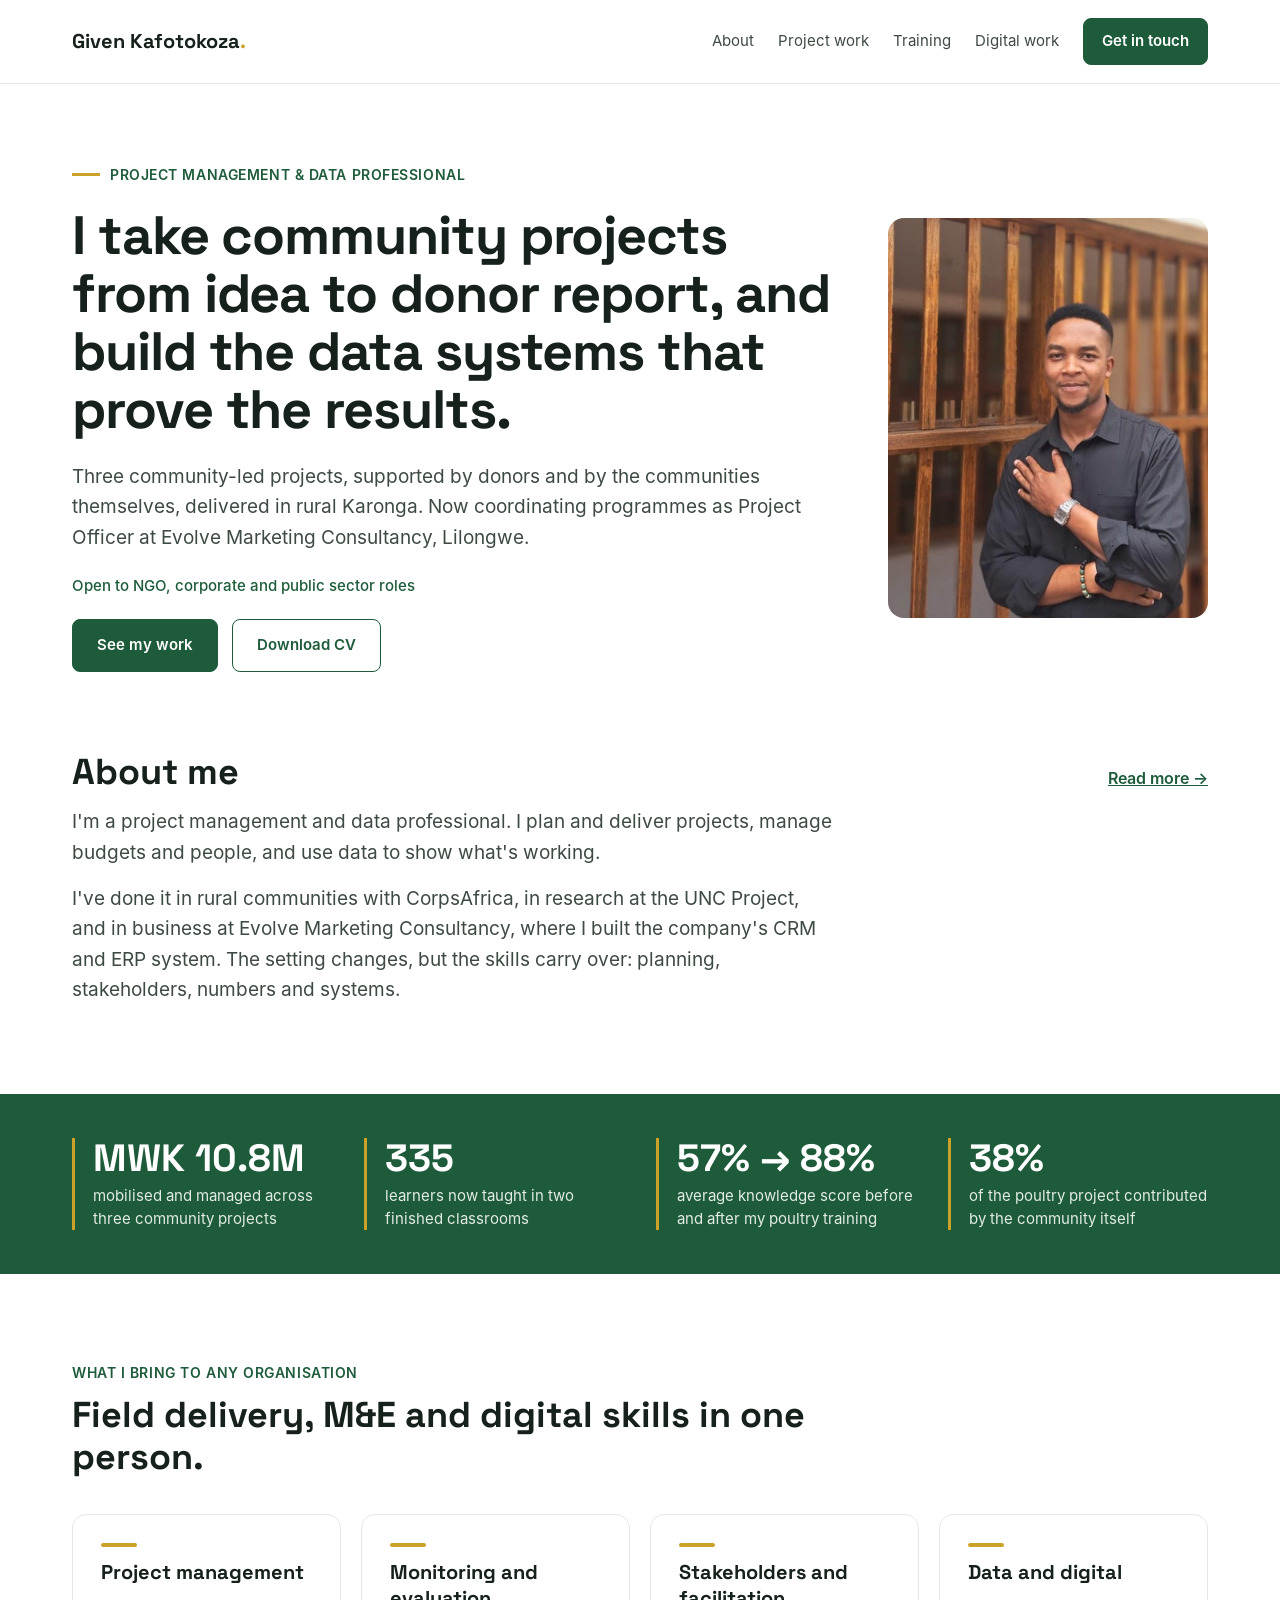
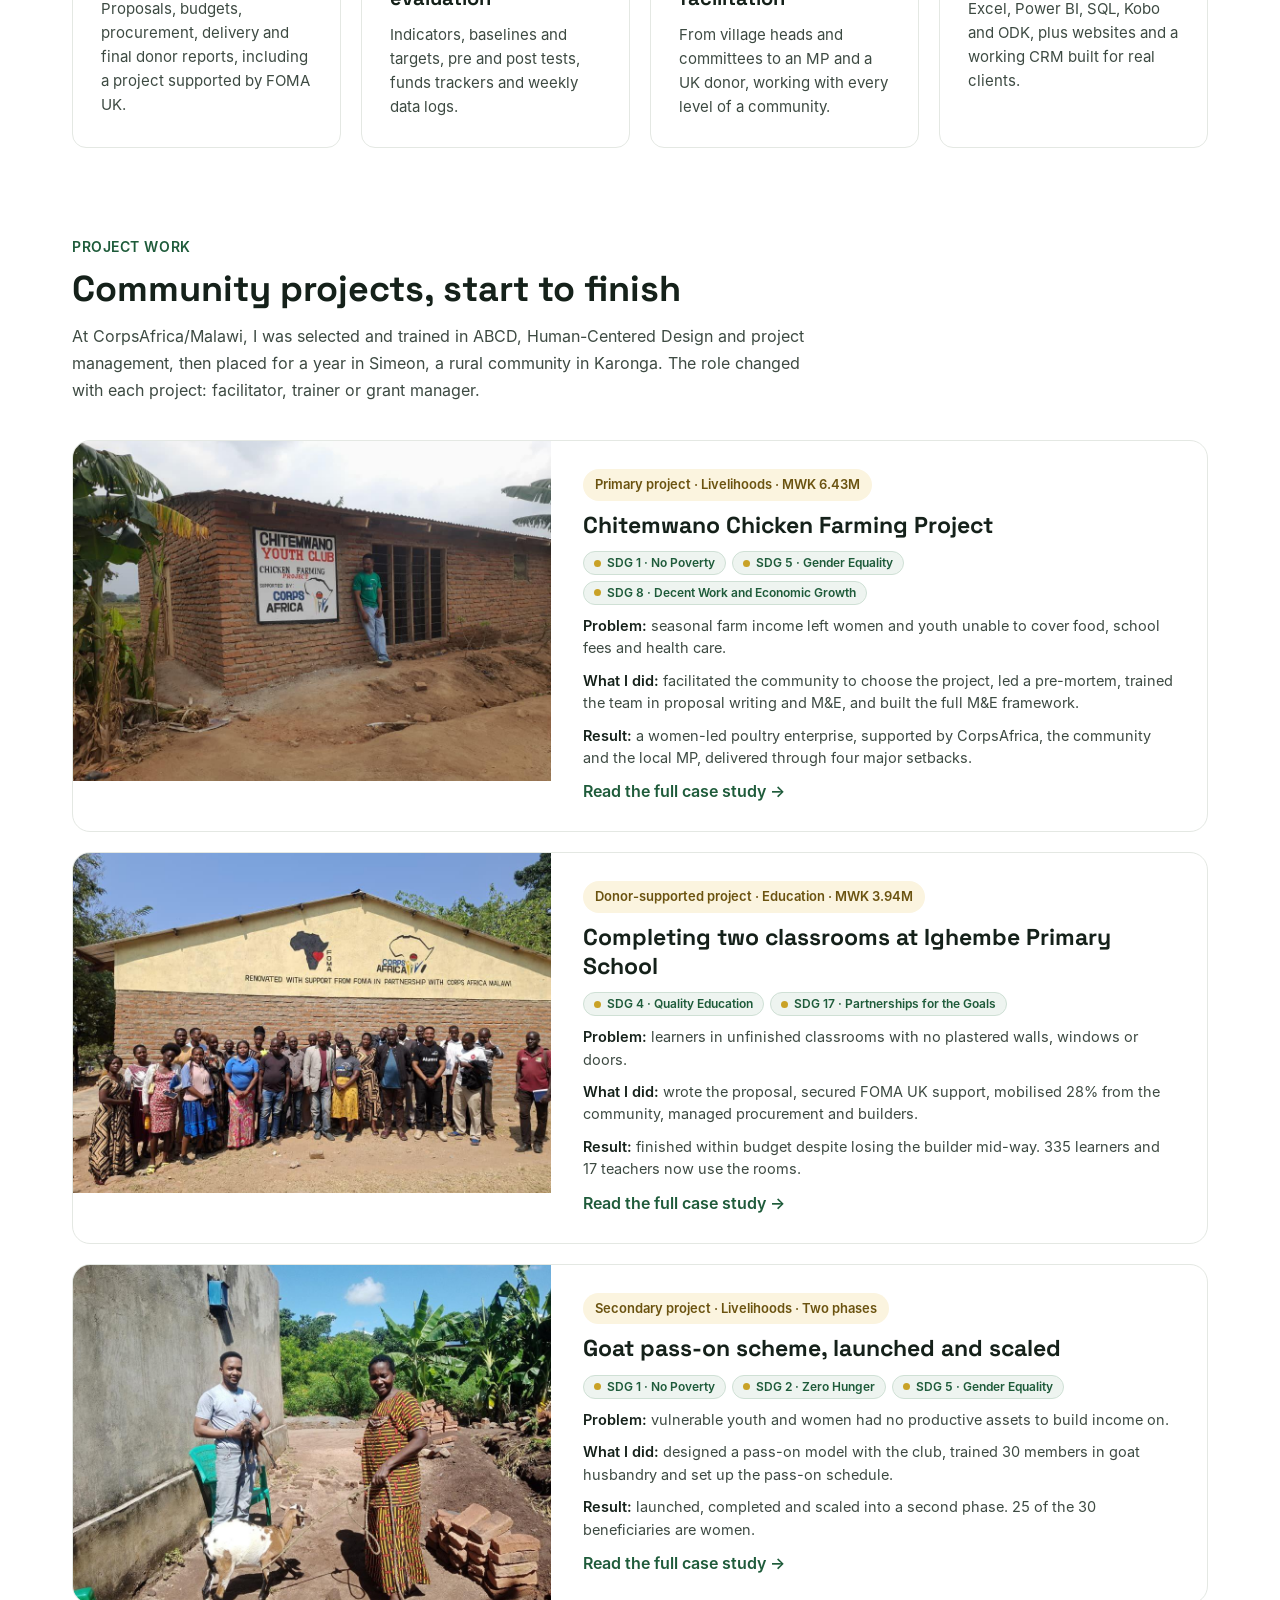
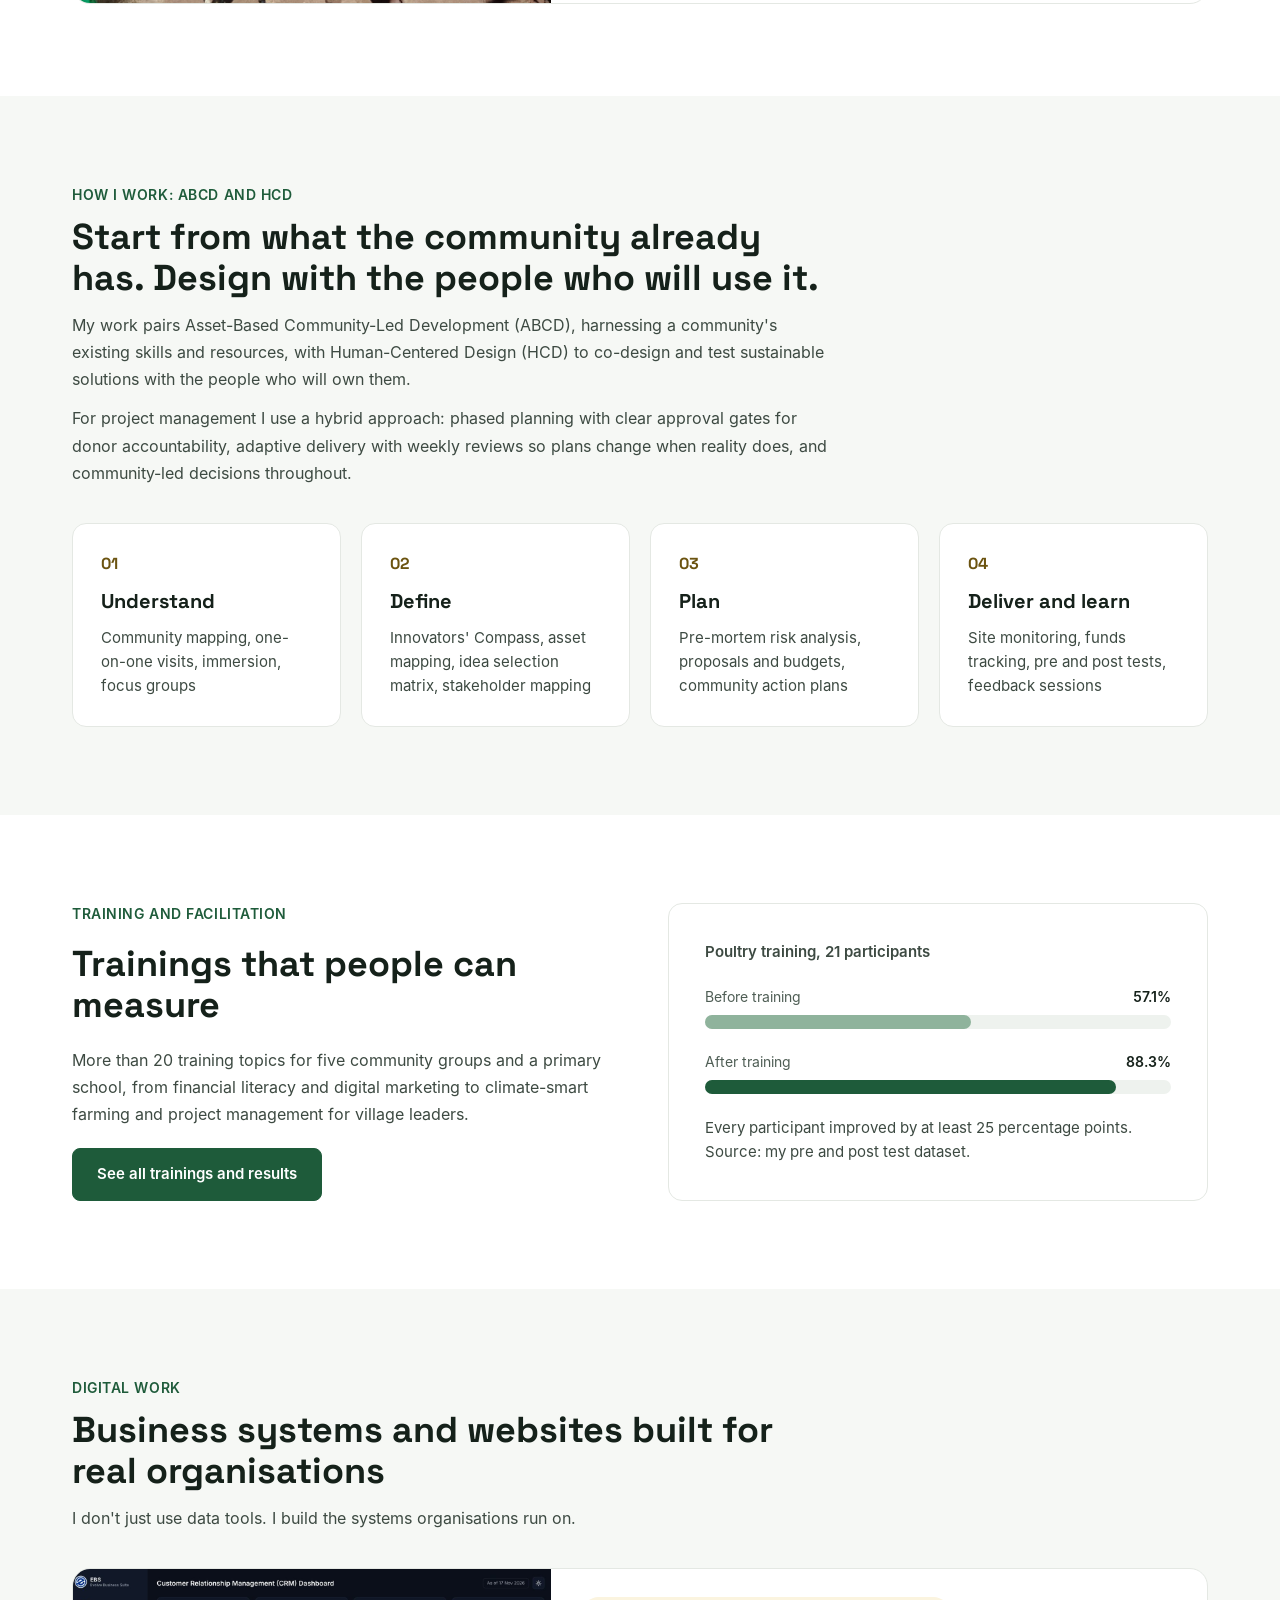
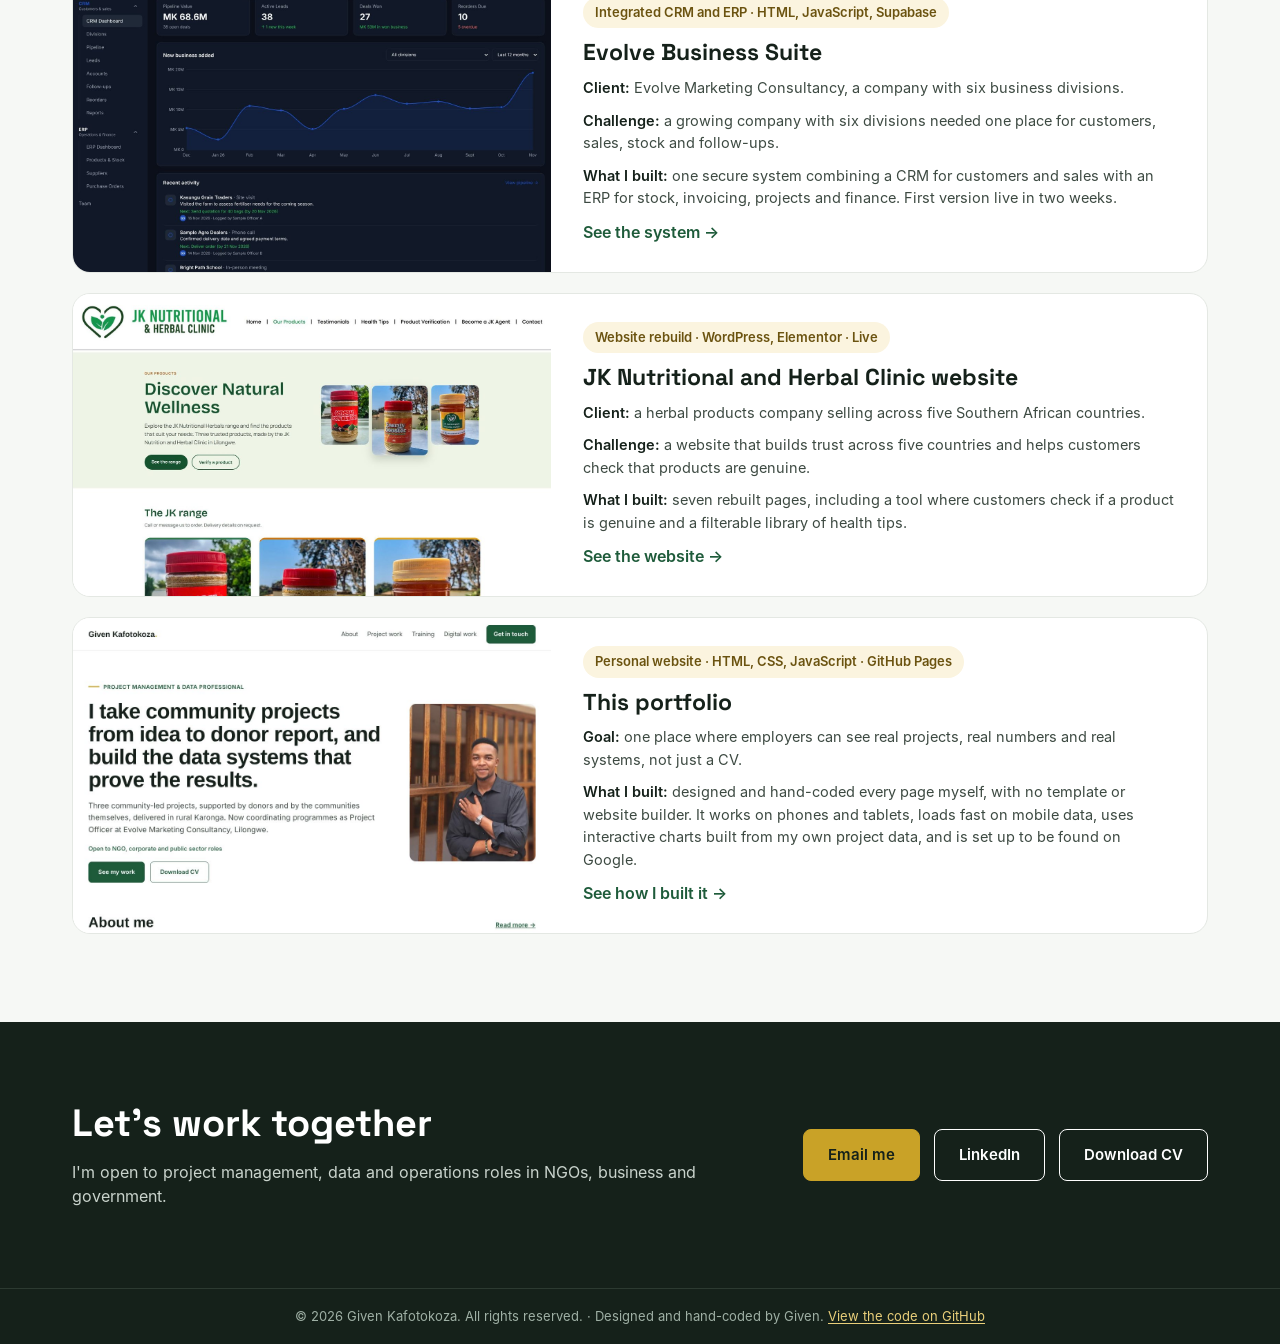
<file: index.html>
<!DOCTYPE html>
<html lang="en">
<head>
  <meta charset="UTF-8">
  <link rel="icon" href="favicon.svg" type="image/svg+xml">
  <meta name="viewport" content="width=device-width, initial-scale=1.0">
  <title>Given Kafotokoza | Project Management, Data and Operations, Malawi</title>
  <meta name="description" content="Given Kafotokoza is a project officer in Lilongwe, Malawi. He has delivered community-led projects end to end, with M&E, donor reporting, budgets and data systems.">
  <meta name="author" content="Given Kafotokoza">
  <meta property="og:type" content="profile">
  <meta property="og:title" content="Given Kafotokoza | Project Management, Data and Operations, Malawi">
  <meta property="og:description" content="Given Kafotokoza is a project officer in Lilongwe, Malawi. He has delivered community-led projects end to end, with M&E, donor reporting, budgets and data systems.">
  <meta name="twitter:card" content="summary_large_image">
  <link rel="canonical" href="https://kafotokozagiven-svg.github.io/">
  <meta property="og:url" content="https://kafotokozagiven-svg.github.io/">
  <meta property="og:image" content="https://kafotokozagiven-svg.github.io/images/profile.jpg">
  <script type="application/ld+json">
  {"@context":"https://schema.org","@type":"Person","name":"Given Kafotokoza",
   "jobTitle":"Project Officer","worksFor":{"@type":"Organization","name":"Evolve Marketing Consultancy"},
   "address":{"@type":"PostalAddress","addressLocality":"Lilongwe","addressCountry":"MW"},
   "knowsAbout":["Project management","Monitoring and evaluation","MEAL","Donor reporting","Budget management","Community development","Asset-Based Community-Led Development","Human-Centered Design","Data analysis","Power BI","CRM and ERP systems","Web development"],
   "alumniOf":[{"@type":"Organization","name":"CorpsAfrica/Malawi"},{"@type":"CollegeOrUniversity","name":"BYU-Pathway Worldwide"}]}
  </script>
  <link rel="stylesheet" href="styles.css">
</head>
<body>

<header class="site-header">
  <nav class="container nav">
    <a href="/" class="brand">Given Kafotokoza<span>.</span></a>
    <button class="nav-toggle" aria-label="Open menu" aria-expanded="false"><span></span><span></span><span></span></button>
    <div class="nav-links">
      <a href="/about">About</a>
      <a href="#work">Project work</a>
      <a href="/training">Training</a>
      <a href="#digital">Digital work</a>
      <a href="#contact" class="btn">Get in touch</a>
    </div>
  </nav>
</header>

<main>

  <!-- HERO -->
  <section class="container hero">
    <div class="hero-text">
      <p class="eyebrow line">Project Management &amp; Data Professional</p>
      <h1>I take community projects from idea to donor report, and build the data systems that prove the results.</h1>
      <p class="lead">Three community-led projects, supported by donors and by the communities themselves, delivered in rural Karonga. Now coordinating programmes as Project Officer at Evolve Marketing Consultancy, Lilongwe.</p>
      <p style="font-size: 15px; color: var(--green); font-weight: 500;">Open to NGO, corporate and public sector roles</p>
      <div class="btn-row">
        <a href="#work" class="btn">See my work</a>
        <a href="cv.pdf" class="btn btn-outline" target="_blank" rel="noopener">Download CV</a>
      </div>
    </div>
    <div class="hero-photo">
      <figure class="photo tall">
        <img src="images/profile.jpg" alt="Portrait of Given Kafotokoza, project management and data professional" onerror="this.remove()">
        
      </figure>
    </div>
  </section>

  <section id="about" class="container section" style="padding-top: 8px;">
    <div class="about-head">
      <h2 style="font-size: 36px;">About me</h2>
      <a href="/about" class="case-link">Read more →</a>
    </div>
    <div class="stack" style="gap: 16px; max-width: 820px; margin-top: 14px;">
      <p class="lead">I'm a project management and data professional. I plan and deliver projects, manage budgets and people, and use data to show what's working.</p>
      <p class="lead">I've done it in rural communities with CorpsAfrica, in research at the UNC Project, and in business at Evolve Marketing Consultancy, where I built the company's CRM and ERP system. The setting changes, but the skills carry over: planning, stakeholders, numbers and systems.</p>
    </div>
  </section>

  <!-- KEY NUMBERS -->
  <section class="stats">
    <div class="container stats-grid">
      <div class="stat"><span class="num">MWK 10.8M</span><span>mobilised and managed across three community projects</span></div>
      <div class="stat"><span class="num">335</span><span>learners now taught in two finished classrooms</span></div>
      <div class="stat"><span class="num">57% → 88%</span><span>average knowledge score before and after my poultry training</span></div>
      <div class="stat"><span class="num">38%</span><span>of the poultry project contributed by the community itself</span></div>
    </div>
  </section>

  <!-- WHAT I BRING -->
  <section class="container section">
    <div class="head">
      <p class="eyebrow">What I bring to any organisation</p>
      <h2>Field delivery, M&amp;E and digital skills in one person.</h2>
    </div>
    <div class="grid">
      <div class="card"><span class="bar-mark"></span><h3>Project management</h3><p>Proposals, budgets, procurement, delivery and final donor reports, including a project supported by FOMA UK.</p></div>
      <div class="card"><span class="bar-mark"></span><h3>Monitoring and evaluation</h3><p>Indicators, baselines and targets, pre and post tests, funds trackers and weekly data logs.</p></div>
      <div class="card"><span class="bar-mark"></span><h3>Stakeholders and facilitation</h3><p>From village heads and committees to an MP and a UK donor, working with every level of a community.</p></div>
      <div class="card"><span class="bar-mark"></span><h3>Data and digital</h3><p>Excel, Power BI, SQL, Kobo and ODK, plus websites and a working CRM built for real clients.</p></div>
    </div>
  </section>

  <!-- PROJECT WORK -->
  <section id="work" class="container" style="padding-bottom: 72px;">
    <div class="head">
      <p class="eyebrow">Project work</p>
      <h2>Community projects, start to finish</h2>
      <p class="body">At CorpsAfrica/Malawi, I was selected and trained in ABCD, Human-Centered Design and project management, then placed for a year in Simeon, a rural community in Karonga. The role changed with each project: facilitator, trainer or grant manager.</p>
    </div>

    <a href="/poultry" class="case">
      <figure class="photo"><img loading="lazy" src="images/poultry-3.jpg" alt="The finished chicken house with project members" onerror="this.remove()"></figure>
      <div class="case-body">
        <span class="tag">Primary project · Livelihoods · MWK 6.43M</span>
        <h3>Chitemwano Chicken Farming Project</h3>
        <div class="sdgs sdgs-card"><span class="sdg">SDG 1 · No Poverty</span><span class="sdg">SDG 5 · Gender Equality</span><span class="sdg">SDG 8 · Decent Work and Economic Growth</span></div>
        <p><strong>Problem:</strong> seasonal farm income left women and youth unable to cover food, school fees and health care.</p>
        <p><strong>What I did:</strong> facilitated the community to choose the project, led a pre-mortem, trained the team in proposal writing and M&amp;E, and built the full M&amp;E framework.</p>
        <p><strong>Result:</strong> a women-led poultry enterprise, supported by CorpsAfrica, the community and the local MP, delivered through four major setbacks.</p>
        <span class="case-link">Read the full case study →</span>
      </div>
    </a>

    <a href="/ighembe" class="case">
      <figure class="photo"><img loading="lazy" src="images/ighembe-3.jpg" alt="The finished classrooms at Ighembe Primary School" onerror="this.remove()"></figure>
      <div class="case-body">
        <span class="tag">Donor-supported project · Education · MWK 3.94M</span>
        <h3>Completing two classrooms at Ighembe Primary School</h3>
        <div class="sdgs sdgs-card"><span class="sdg">SDG 4 · Quality Education</span><span class="sdg">SDG 17 · Partnerships for the Goals</span></div>
        <p><strong>Problem:</strong> learners in unfinished classrooms with no plastered walls, windows or doors.</p>
        <p><strong>What I did:</strong> wrote the proposal, secured FOMA UK support, mobilised 28% from the community, managed procurement and builders.</p>
        <p><strong>Result:</strong> finished within budget despite losing the builder mid-way. 335 learners and 17 teachers now use the rooms.</p>
        <span class="case-link">Read the full case study →</span>
      </div>
    </a>

    <a href="/goat" class="case">
      <figure class="photo"><img loading="lazy" src="images/goat-3.jpg" alt="Goats handed over to beneficiaries" onerror="this.remove()"></figure>
      <div class="case-body">
        <span class="tag">Secondary project · Livelihoods · Two phases</span>
        <h3>Goat pass-on scheme, launched and scaled</h3>
        <div class="sdgs sdgs-card"><span class="sdg">SDG 1 · No Poverty</span><span class="sdg">SDG 2 · Zero Hunger</span><span class="sdg">SDG 5 · Gender Equality</span></div>
        <p><strong>Problem:</strong> vulnerable youth and women had no productive assets to build income on.</p>
        <p><strong>What I did:</strong> designed a pass-on model with the club, trained 30 members in goat husbandry and set up the pass-on schedule.</p>
        <p><strong>Result:</strong> launched, completed and scaled into a second phase. 25 of the 30 beneficiaries are women.</p>
        <span class="case-link">Read the full case study →</span>
      </div>
    </a>
  </section>

  <!-- HOW I WORK -->
  <section class="tint">
    <div class="container section">
      <div class="head">
        <p class="eyebrow">How I work: ABCD and HCD</p>
        <h2>Start from what the community already has. Design with the people who will use it.</h2>
        <p class="body">My work pairs Asset-Based Community-Led Development (ABCD), harnessing a community's existing skills and resources, with Human-Centered Design (HCD) to co-design and test sustainable solutions with the people who will own them.</p>
        <p class="body">For project management I use a hybrid approach: phased planning with clear approval gates for donor accountability, adaptive delivery with weekly reviews so plans change when reality does, and community-led decisions throughout.</p>
      </div>
      <div class="grid">
        <div class="card"><span class="step-no">01</span><h3>Understand</h3><p>Community mapping, one-on-one visits, immersion, focus groups</p></div>
        <div class="card"><span class="step-no">02</span><h3>Define</h3><p>Innovators' Compass, asset mapping, idea selection matrix, stakeholder mapping</p></div>
        <div class="card"><span class="step-no">03</span><h3>Plan</h3><p>Pre-mortem risk analysis, proposals and budgets, community action plans</p></div>
        <div class="card"><span class="step-no">04</span><h3>Deliver and learn</h3><p>Site monitoring, funds tracking, pre and post tests, feedback sessions</p></div>
      </div>
    </div>
  </section>

  <!-- TRAINING OVERVIEW -->
  <section class="container section">
    <div class="split" style="align-items: center;">
      <div class="half">
        <p class="eyebrow">Training and facilitation</p>
        <h2>Trainings that people can measure</h2>
        <p class="body">More than 20 training topics for five community groups and a primary school, from financial literacy and digital marketing to climate-smart farming and project management for village leaders.</p>
        <a href="/training" class="btn" style="align-self: flex-start;">See all trainings and results</a>
      </div>
      <div class="half card" style="padding: 36px; gap: 22px;">
        <p style="font-weight: 600;">Poultry training, 21 participants</p>
        <div class="bar-row">
          <div class="bar-label"><span>Before training</span><b>57.1%</b></div>
          <div class="bar-track"><div class="bar-fill" style="width: 57.1%; background: #8FB39C;"></div></div>
        </div>
        <div class="bar-row">
          <div class="bar-label"><span>After training</span><b>88.3%</b></div>
          <div class="bar-track"><div class="bar-fill" style="width: 88.3%; background: #1E5B3A;"></div></div>
        </div>
        <p class="small">Every participant improved by at least 25 percentage points. Source: my pre and post test dataset.</p>
      </div>
    </div>
  </section>


  <!-- DIGITAL WORK -->
  <section id="digital" class="tint">
    <div class="container section">
      <div class="head">
        <p class="eyebrow">Digital work</p>
        <h2>Business systems and websites built for real organisations</h2>
        <p class="body">I don't just use data tools. I build the systems organisations run on.</p>
      </div>
      <a href="/evolve-ebs" class="case" style="background: #fff;">
        <figure class="photo"><img loading="lazy" src="images/ebs-dashboard.jpg" alt="Evolve Business Suite dashboard" onerror="this.remove()"></figure>
        <div class="case-body">
          <span class="tag">Integrated CRM and ERP · HTML, JavaScript, Supabase</span>
          <h3>Evolve Business Suite</h3>
          <p><strong>Client:</strong> Evolve Marketing Consultancy, a company with six business divisions.</p>
          <p><strong>Challenge:</strong> a growing company with six divisions needed one place for customers, sales, stock and follow-ups.</p>
          <p><strong>What I built:</strong> one secure system combining a CRM for customers and sales with an ERP for stock, invoicing, projects and finance. First version live in two weeks.</p>
          <span class="case-link">See the system →</span>
        </div>
      </a>
      <a href="/jk" class="case" style="background: #fff;">
        <figure class="photo"><img loading="lazy" src="images/jk-home.jpg" alt="JK Nutritional and Herbal Clinic website" onerror="this.remove()"></figure>
        <div class="case-body">
          <span class="tag">Website rebuild · WordPress, Elementor · Live</span>
          <h3>JK Nutritional and Herbal Clinic website</h3>
          <p><strong>Client:</strong> a herbal products company selling across five Southern African countries.</p>
          <p><strong>Challenge:</strong> a website that builds trust across five countries and helps customers check that products are genuine.</p>
          <p><strong>What I built:</strong> seven rebuilt pages, including a tool where customers check if a product is genuine and a filterable library of health tips.</p>
          <span class="case-link">See the website →</span>
        </div>
      </a>
      <a href="/portfolio" class="case" style="background: #fff; margin-bottom: 0;">
        <figure class="photo"><img loading="lazy" src="images/portfolio-home.jpg" alt="The home page of this portfolio website"></figure>
        <div class="case-body">
          <span class="tag">Personal website · HTML, CSS, JavaScript · GitHub Pages</span>
          <h3>This portfolio</h3>
          <p><strong>Goal:</strong> one place where employers can see real projects, real numbers and real systems, not just a CV.</p>
          <p><strong>What I built:</strong> designed and hand-coded every page myself, with no template or website builder. It works on phones and tablets, loads fast on mobile data, uses interactive charts built from my own project data, and is set up to be found on Google.</p>
          <span class="case-link">See how I built it →</span>
        </div>
      </a>
    </div>
  </section>

  <!-- ABOUT -->


</main>

<footer id="contact" class="footer">
  <div class="container inner">
    <div class="stack" style="flex: 1 1 520px; min-width: 0; gap: 14px;">
      <h2 style="font-size: 38px;">Let's work together</h2>
      <p>I'm open to project management, data and operations roles in NGOs, business and government.</p>
    </div>
    <div class="btn-row">
      <a href="mailto:kafotokozagiven@gmail.com" class="btn btn-gold">Email me</a>
      <a href="https://www.linkedin.com/in/given-kafotokoza" class="btn btn-outline" target="_blank" rel="noopener">LinkedIn</a>
      <a href="cv.pdf" class="btn btn-outline" target="_blank" rel="noopener">Download CV</a>
    </div>
  </div>
  <p class="copy">© 2026 Given Kafotokoza. All rights reserved. · Designed and hand-coded by Given. <a href="https://github.com/kafotokozagiven-svg/kafotokozagiven-svg.github.io" target="_blank" rel="noopener">View the code on GitHub</a></p>
</footer>

<script src="nav.js"></script>
<script data-goatcounter="https://givenkafotokoza.goatcounter.com/count" async src="https://gc.zgo.at/count.js"></script>
</body>
</html>
</file>
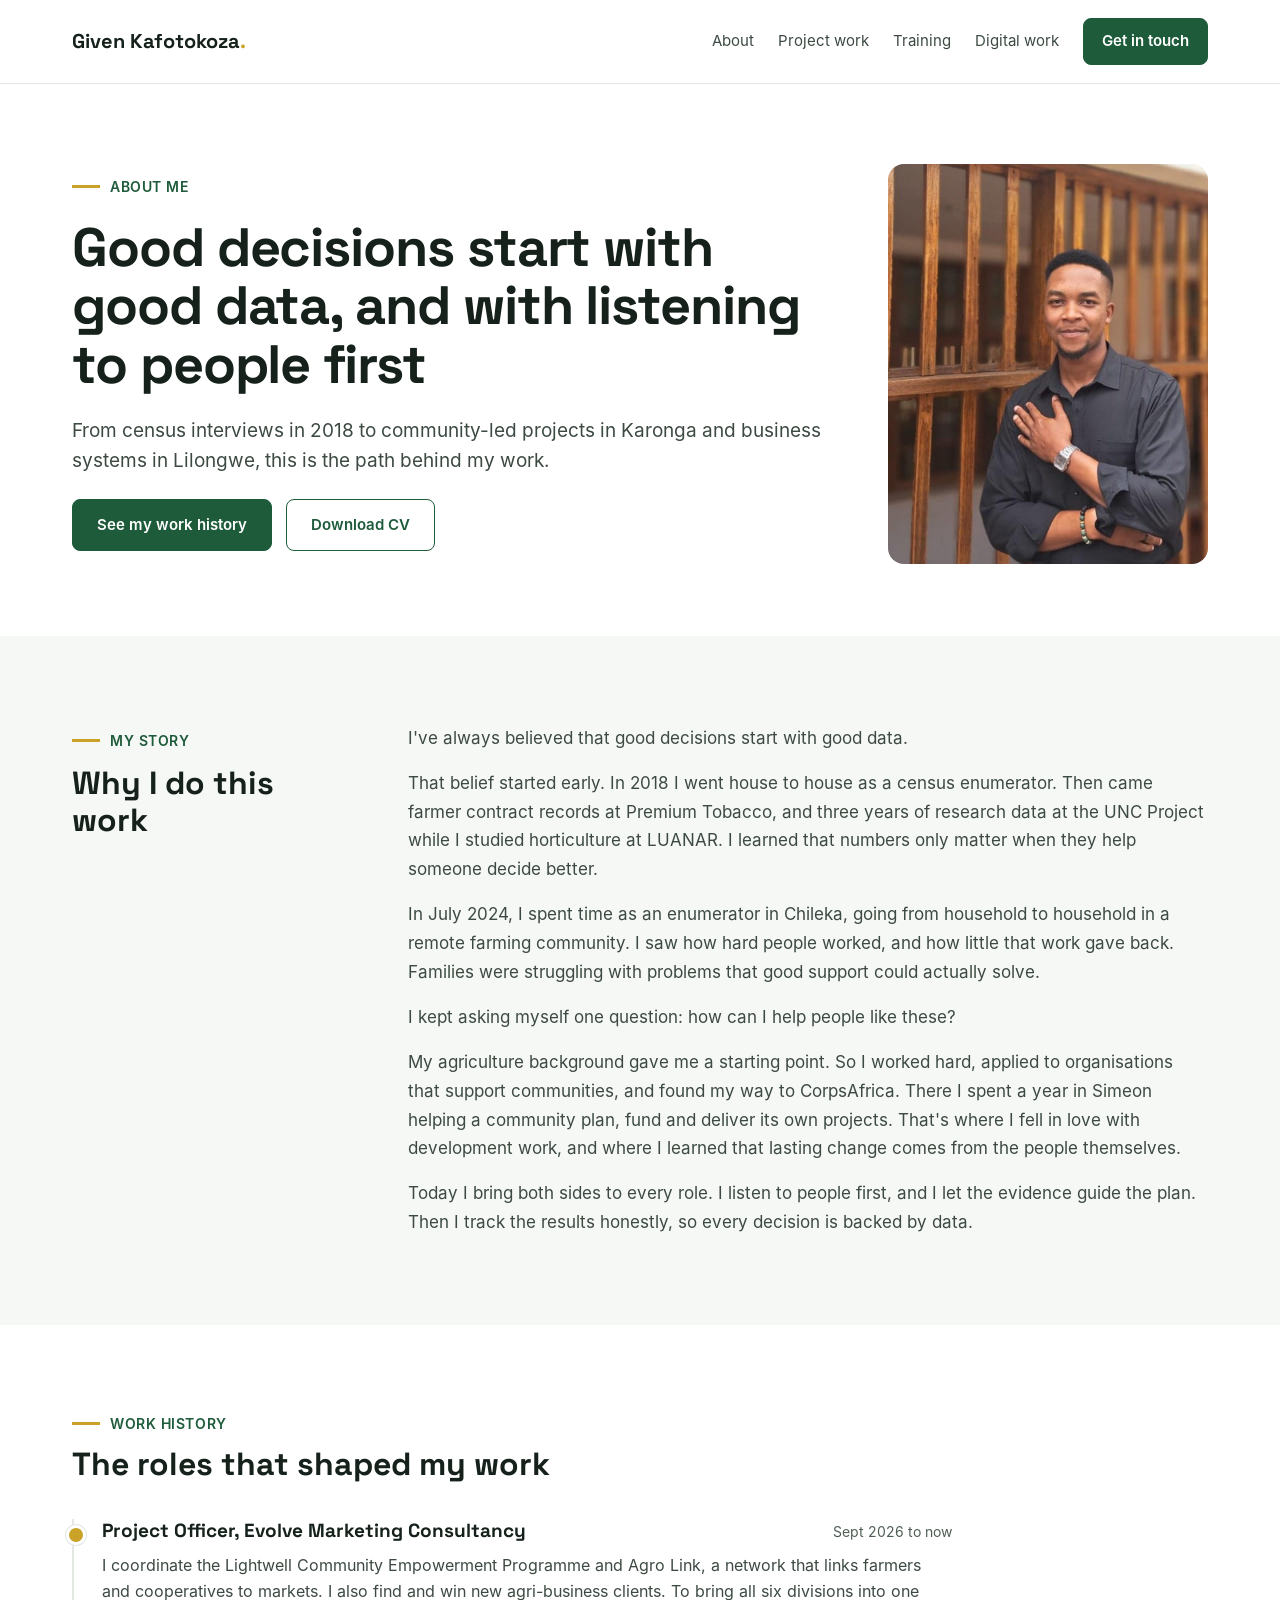
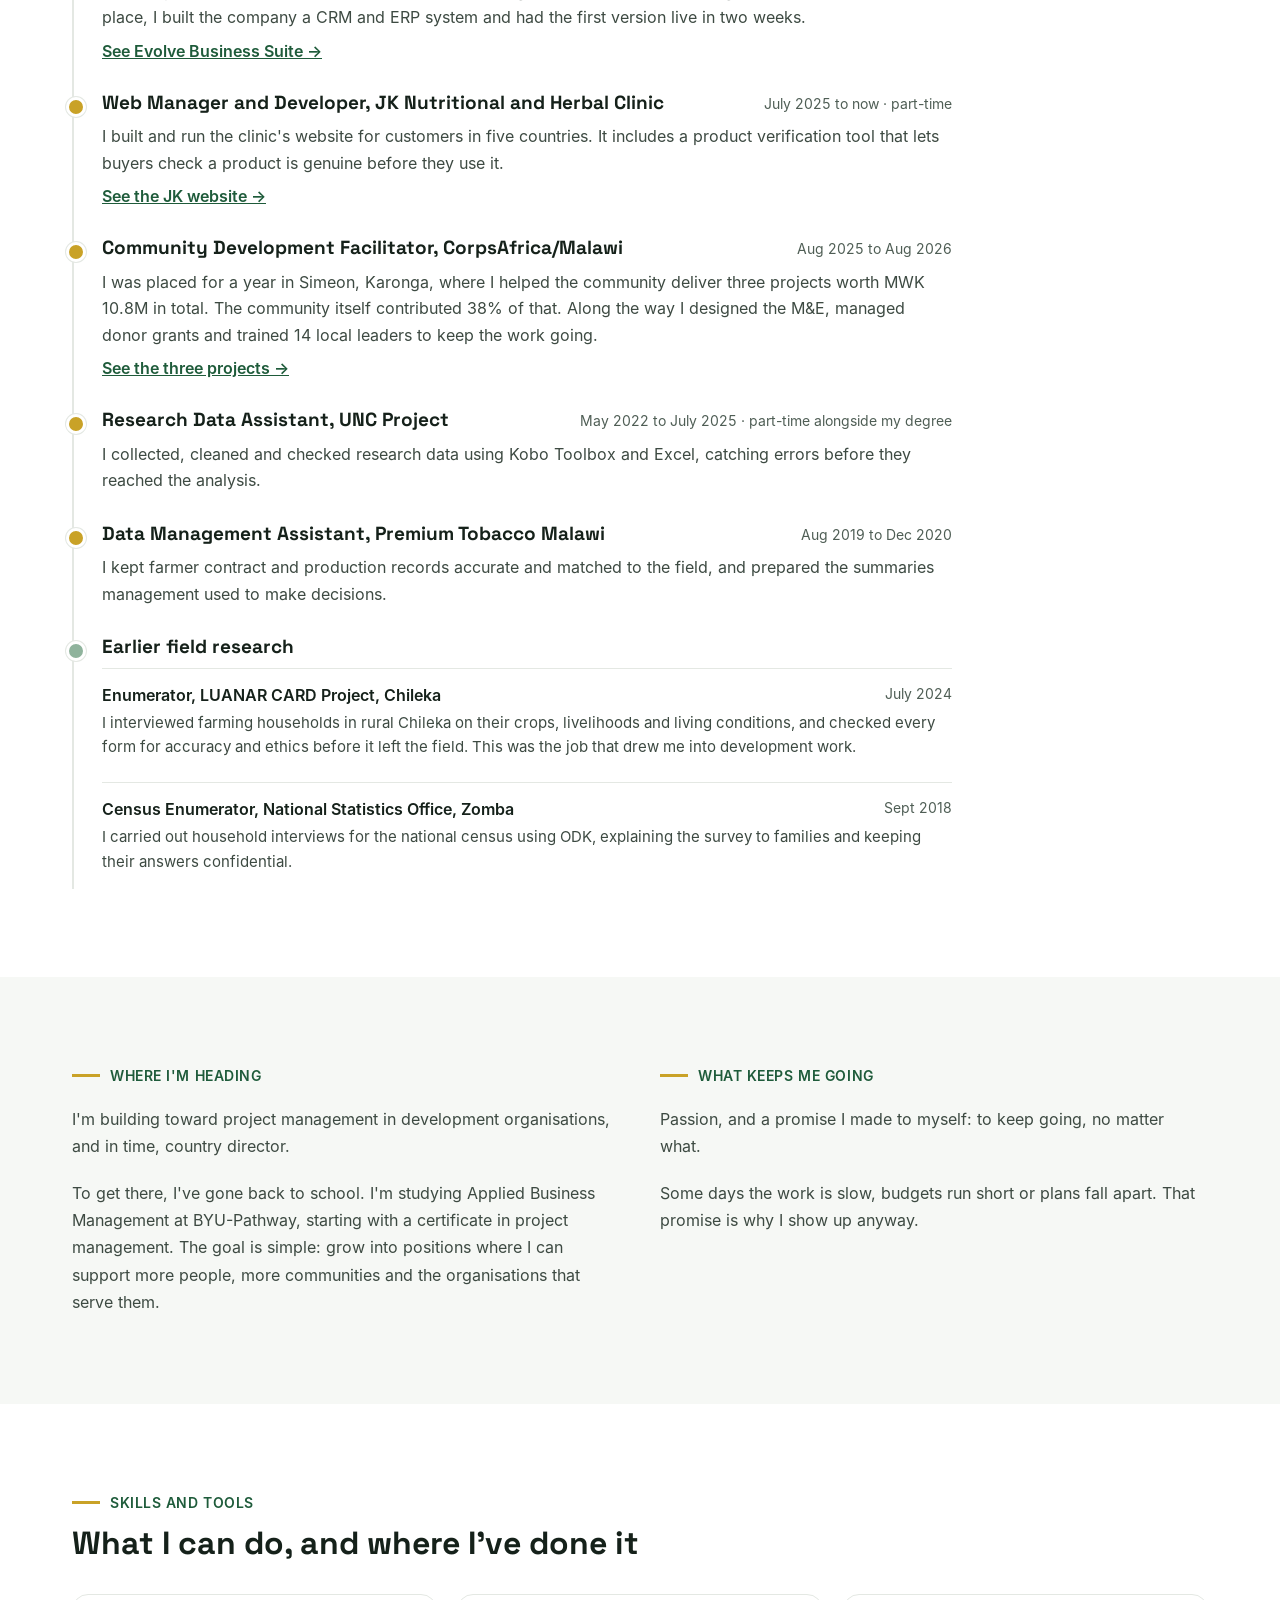
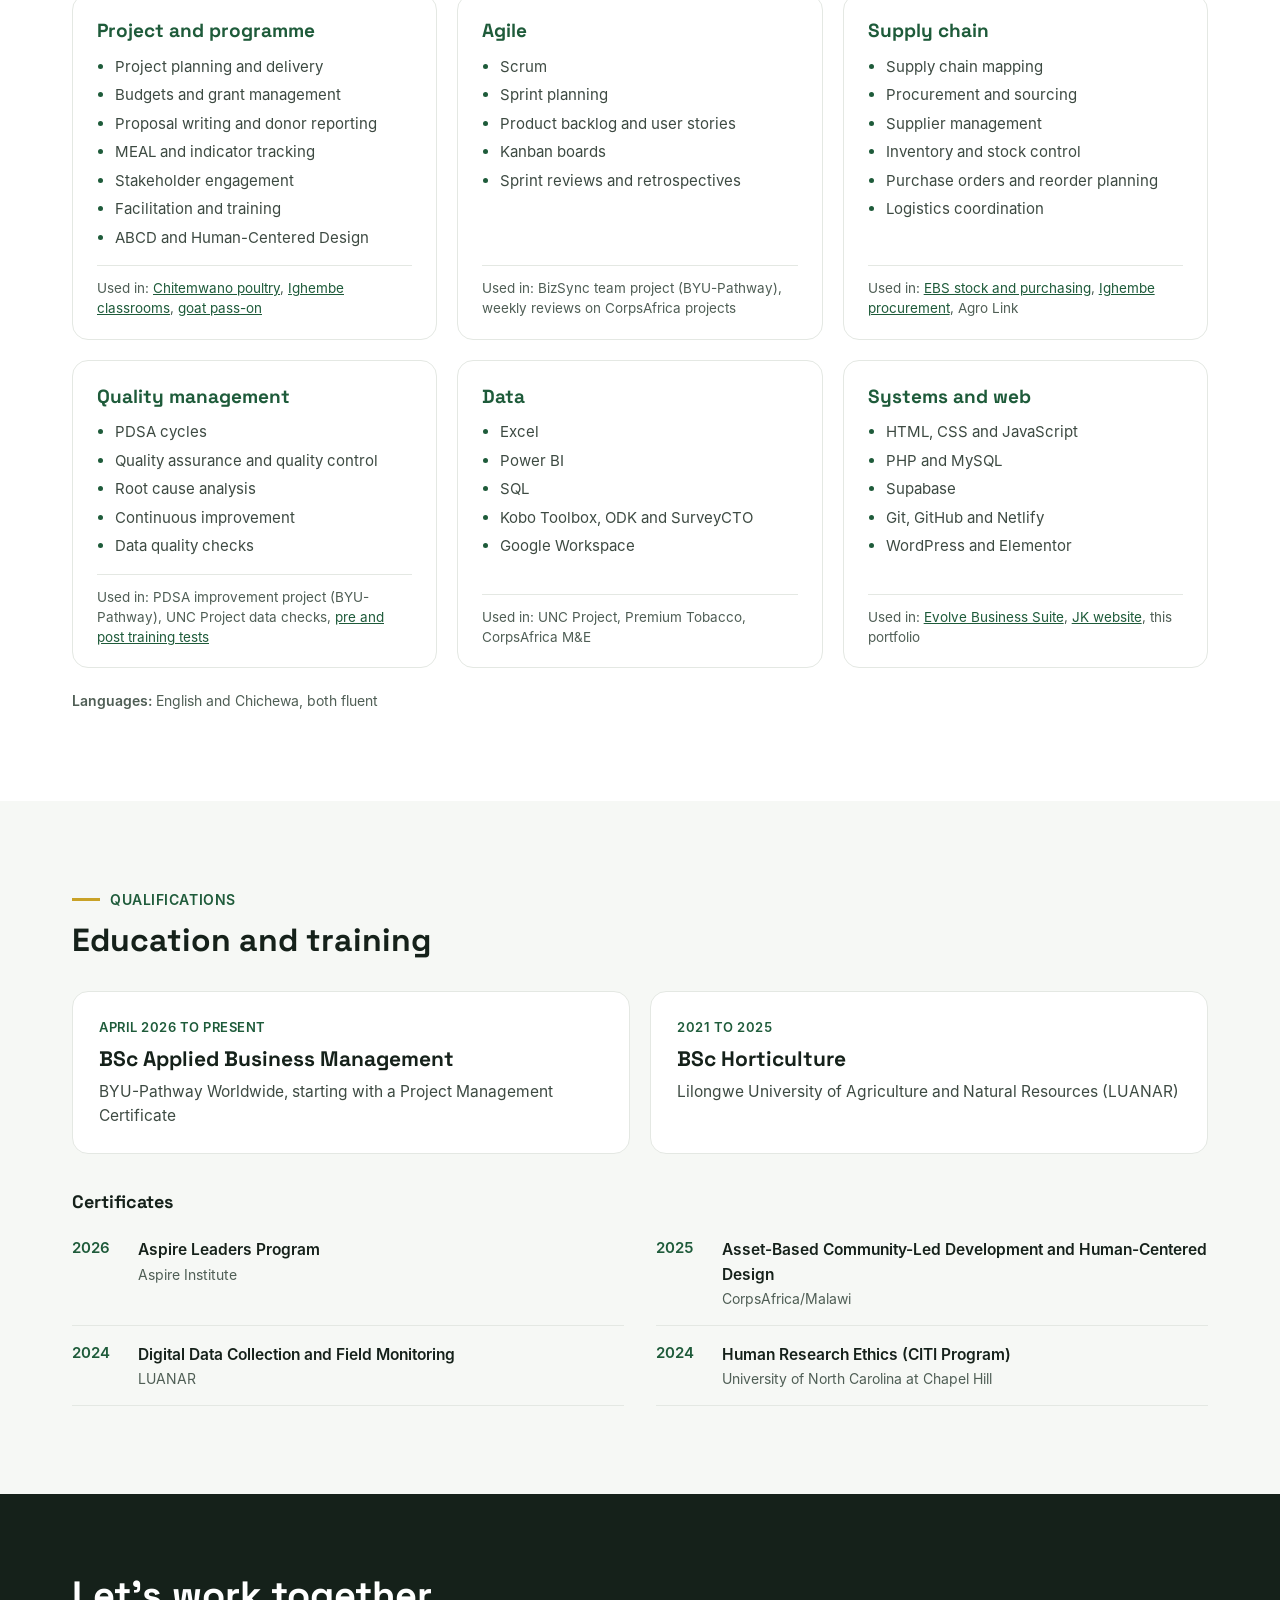
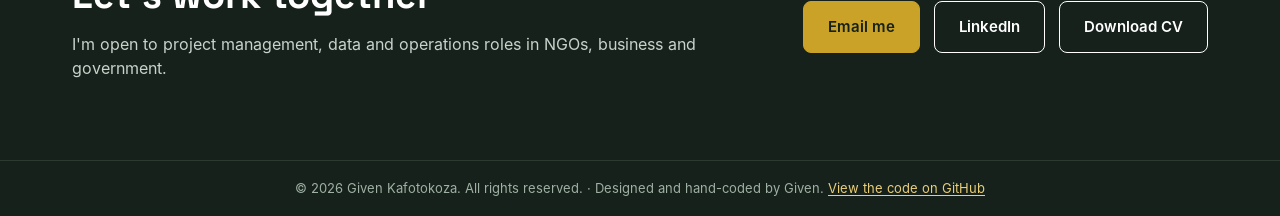
<file: about.html>
<!DOCTYPE html>
<html lang="en">
<head>
  <meta charset="UTF-8">
  <link rel="icon" href="favicon.svg" type="image/svg+xml">
  <meta name="viewport" content="width=device-width, initial-scale=1.0">
  <title>About Given Kafotokoza | Project Management, Data and Operations, Malawi</title>
  <meta name="description" content="Given Kafotokoza's story: from census and household surveys to community-led projects in Malawi, and the work history, skills and qualifications behind it.">
  <meta name="author" content="Given Kafotokoza">
  <meta property="og:type" content="profile">
  <meta property="og:title" content="About Given Kafotokoza | Project Management, Data and Operations, Malawi">
  <meta property="og:description" content="Given Kafotokoza's story: from census and household surveys to community-led projects in Malawi, and the work history, skills and qualifications behind it.">
  <meta name="twitter:card" content="summary_large_image">
  <link rel="canonical" href="https://kafotokozagiven-svg.github.io/about">
  <meta property="og:url" content="https://kafotokozagiven-svg.github.io/about">
  <meta property="og:image" content="https://kafotokozagiven-svg.github.io/images/profile.jpg">
  <link rel="stylesheet" href="styles.css">
</head>
<body>

<header class="site-header">
  <nav class="container nav">
    <a href="/" class="brand">Given Kafotokoza<span>.</span></a>
    <button class="nav-toggle" aria-label="Open menu" aria-expanded="false"><span></span><span></span><span></span></button>
    <div class="nav-links">
      <a href="/about">About</a>
      <a href="/#work">Project work</a>
      <a href="/training">Training</a>
      <a href="/#digital">Digital work</a>
      <a href="#contact" class="btn">Get in touch</a>
    </div>
  </nav>
</header>

<main>

  <!-- Hero -->
  <section class="container hero">
    <div class="hero-text">
      <p class="eyebrow line">About me</p>
      <h1>Good decisions start with good data, and with listening to people first</h1>
      <p class="lead">From census interviews in 2018 to community-led projects in Karonga and business systems in Lilongwe, this is the path behind my work.</p>
      <div class="btn-row">
        <a href="#history" class="btn">See my work history</a>
        <a href="cv.pdf" class="btn btn-outline" target="_blank" rel="noopener">Download CV</a>
      </div>
    </div>
    <div class="hero-photo">
      <figure class="photo tall"><img src="images/profile.jpg" alt="Portrait of Given Kafotokoza, project management and data professional" onerror="this.remove()"></figure>
    </div>
  </section>

  <!-- My story -->
  <section class="section tint">
    <div class="container split">
      <div class="side">
        <p class="eyebrow line">My story</p>
        <h2 style="font-size: 32px; margin-top: 14px;">Why I do this work</h2>
      </div>
      <div class="main">
        <p>I've always believed that good decisions start with good data.</p>
        <p>That belief started early. In 2018 I went house to house as a census enumerator. Then came farmer contract records at Premium Tobacco, and three years of research data at the UNC Project while I studied horticulture at LUANAR. I learned that numbers only matter when they help someone decide better.</p>
        <p>In July 2024, I spent time as an enumerator in Chileka, going from household to household in a remote farming community. I saw how hard people worked, and how little that work gave back. Families were struggling with problems that good support could actually solve.</p>
        <p>I kept asking myself one question: how can I help people like these?</p>
        <p>My agriculture background gave me a starting point. So I worked hard, applied to organisations that support communities, and found my way to CorpsAfrica. There I spent a year in Simeon helping a community plan, fund and deliver its own projects. That's where I fell in love with development work, and where I learned that lasting change comes from the people themselves.</p>
        <p>Today I bring both sides to every role. I listen to people first, and I let the evidence guide the plan. Then I track the results honestly, so every decision is backed by data.</p>
      </div>
    </div>
  </section>

  <!-- Work history -->
  <section id="history" class="container section">
    <div class="stack" style="gap: 12px; margin-bottom: 36px;">
      <p class="eyebrow line">Work history</p>
      <h2 style="font-size: 32px;">The roles that shaped my work</h2>
    </div>

    <div class="timeline">
      <div class="tl-item">
        <div class="tl-head"><h3>Project Officer, Evolve Marketing Consultancy</h3><span>Sept 2026 to now</span></div>
        <p>I coordinate the Lightwell Community Empowerment Programme and Agro Link, a network that links farmers and cooperatives to markets. I also find and win new agri-business clients. To bring all six divisions into one place, I built the company a CRM and ERP system and had the first version live in two weeks.</p>
        <a href="/evolve-ebs" class="case-link">See Evolve Business Suite →</a>
      </div>
      <div class="tl-item">
        <div class="tl-head"><h3>Web Manager and Developer, JK Nutritional and Herbal Clinic</h3><span>July 2025 to now · part-time</span></div>
        <p>I built and run the clinic's website for customers in five countries. It includes a product verification tool that lets buyers check a product is genuine before they use it.</p>
        <a href="/jk" class="case-link">See the JK website →</a>
      </div>
      <div class="tl-item">
        <div class="tl-head"><h3>Community Development Facilitator, CorpsAfrica/Malawi</h3><span>Aug 2025 to Aug 2026</span></div>
        <p>I was placed for a year in Simeon, Karonga, where I helped the community deliver three projects worth MWK 10.8M in total. The community itself contributed 38% of that. Along the way I designed the M&amp;E, managed donor grants and trained 14 local leaders to keep the work going.</p>
        <a href="/#work" class="case-link">See the three projects →</a>
      </div>
      <div class="tl-item">
        <div class="tl-head"><h3>Research Data Assistant, UNC Project</h3><span>May 2022 to July 2025 · part-time alongside my degree</span></div>
        <p>I collected, cleaned and checked research data using Kobo Toolbox and Excel, catching errors before they reached the analysis.</p>
      </div>
      <div class="tl-item">
        <div class="tl-head"><h3>Data Management Assistant, Premium Tobacco Malawi</h3><span>Aug 2019 to Dec 2020</span></div>
        <p>I kept farmer contract and production records accurate and matched to the field, and prepared the summaries management used to make decisions.</p>
      </div>
      <div class="tl-item tl-earlier">
        <div class="tl-head"><h3>Earlier field research</h3></div>
        <div class="tl-sub">
          <strong>Enumerator, LUANAR CARD Project, Chileka</strong><span>July 2024</span>
          <p>I interviewed farming households in rural Chileka on their crops, livelihoods and living conditions, and checked every form for accuracy and ethics before it left the field. This was the job that drew me into development work.</p>
        </div>
        <div class="tl-sub">
          <strong>Census Enumerator, National Statistics Office, Zomba</strong><span>Sept 2018</span>
          <p>I carried out household interviews for the national census using ODK, explaining the survey to families and keeping their answers confidential.</p>
        </div>
      </div>
    </div>
  </section>

  <!-- Heading and drive -->
  <section class="section tint">
    <div class="container split" style="gap: 40px;">
      <div class="half">
        <p class="eyebrow line">Where I'm heading</p>
        <p class="body">I'm building toward project management in development organisations, and in time, country director.</p>
        <p class="body">To get there, I've gone back to school. I'm studying Applied Business Management at BYU-Pathway, starting with a certificate in project management. The goal is simple: grow into positions where I can support more people, more communities and the organisations that serve them.</p>
      </div>
      <div class="half">
        <p class="eyebrow line">What keeps me going</p>
        <p class="body">Passion, and a promise I made to myself: to keep going, no matter what.</p>
        <p class="body">Some days the work is slow, budgets run short or plans fall apart. That promise is why I show up anyway.</p>
      </div>
    </div>
  </section>

  <!-- Skills -->
  <section class="container section">
    <div class="stack" style="gap: 12px; margin-bottom: 32px;">
      <p class="eyebrow line">Skills and tools</p>
      <h2 style="font-size: 32px;">What I can do, and where I've done it</h2>
    </div>
    <div class="skill-grid">
      <div class="skill-card">
        <h3>Project and programme</h3>
        <ul><li>Project planning and delivery</li><li>Budgets and grant management</li><li>Proposal writing and donor reporting</li><li>MEAL and indicator tracking</li><li>Stakeholder engagement</li><li>Facilitation and training</li><li>ABCD and Human-Centered Design</li></ul>
        <p class="used">Used in: <a href="/poultry">Chitemwano poultry</a>, <a href="/ighembe">Ighembe classrooms</a>, <a href="/goat">goat pass-on</a></p>
      </div>
      <div class="skill-card">
        <h3>Agile</h3>
        <ul><li>Scrum</li><li>Sprint planning</li><li>Product backlog and user stories</li><li>Kanban boards</li><li>Sprint reviews and retrospectives</li></ul>
        <p class="used">Used in: BizSync team project (BYU-Pathway), weekly reviews on CorpsAfrica projects</p>
      </div>
      <div class="skill-card">
        <h3>Supply chain</h3>
        <ul><li>Supply chain mapping</li><li>Procurement and sourcing</li><li>Supplier management</li><li>Inventory and stock control</li><li>Purchase orders and reorder planning</li><li>Logistics coordination</li></ul>
        <p class="used">Used in: <a href="/evolve-ebs">EBS stock and purchasing</a>, <a href="/ighembe">Ighembe procurement</a>, Agro Link</p>
      </div>
      <div class="skill-card">
        <h3>Quality management</h3>
        <ul><li>PDSA cycles</li><li>Quality assurance and quality control</li><li>Root cause analysis</li><li>Continuous improvement</li><li>Data quality checks</li></ul>
        <p class="used">Used in: PDSA improvement project (BYU-Pathway), UNC Project data checks, <a href="/training">pre and post training tests</a></p>
      </div>
      <div class="skill-card">
        <h3>Data</h3>
        <ul><li>Excel</li><li>Power BI</li><li>SQL</li><li>Kobo Toolbox, ODK and SurveyCTO</li><li>Google Workspace</li></ul>
        <p class="used">Used in: UNC Project, Premium Tobacco, CorpsAfrica M&amp;E</p>
      </div>
      <div class="skill-card">
        <h3>Systems and web</h3>
        <ul><li>HTML, CSS and JavaScript</li><li>PHP and MySQL</li><li>Supabase</li><li>Git, GitHub and Netlify</li><li>WordPress and Elementor</li></ul>
        <p class="used">Used in: <a href="/evolve-ebs">Evolve Business Suite</a>, <a href="/jk">JK website</a>, this portfolio</p>
      </div>
    </div>
    <p class="small" style="margin-top: 22px;"><strong>Languages:</strong> English and Chichewa, both fluent</p>
  </section>

  <!-- Qualifications -->
  <section class="section tint">
    <div class="container">
      <div class="stack" style="gap: 12px; margin-bottom: 32px;">
        <p class="eyebrow line">Qualifications</p>
        <h2 style="font-size: 32px;">Education and training</h2>
      </div>
      <div class="edu-grid">
        <div class="edu-card">
          <span class="edu-when">April 2026 to present</span>
          <h3>BSc Applied Business Management</h3>
          <p>BYU-Pathway Worldwide, starting with a Project Management Certificate</p>
        </div>
        <div class="edu-card">
          <span class="edu-when">2021 to 2025</span>
          <h3>BSc Horticulture</h3>
          <p>Lilongwe University of Agriculture and Natural Resources (LUANAR)</p>
        </div>
      </div>
      <h3 class="cert-title">Certificates</h3>
      <div class="cert-list">
        <div class="cert"><span>2026</span><div><strong>Aspire Leaders Program</strong><p>Aspire Institute</p></div></div>
        <div class="cert"><span>2025</span><div><strong>Asset-Based Community-Led Development and Human-Centered Design</strong><p>CorpsAfrica/Malawi</p></div></div>
        <div class="cert"><span>2024</span><div><strong>Digital Data Collection and Field Monitoring</strong><p>LUANAR</p></div></div>
        <div class="cert"><span>2024</span><div><strong>Human Research Ethics (CITI Program)</strong><p>University of North Carolina at Chapel Hill</p></div></div>
      </div>
    </div>
  </section>

</main>

<footer id="contact" class="footer">
  <div class="container inner">
    <div class="stack" style="flex: 1 1 520px; min-width: 0; gap: 14px;">
      <h2 style="font-size: 38px;">Let's work together</h2>
      <p>I'm open to project management, data and operations roles in NGOs, business and government.</p>
    </div>
    <div class="btn-row">
      <a href="mailto:kafotokozagiven@gmail.com" class="btn btn-gold">Email me</a>
      <a href="https://www.linkedin.com/in/given-kafotokoza" class="btn btn-outline" target="_blank" rel="noopener">LinkedIn</a>
      <a href="cv.pdf" class="btn btn-outline" target="_blank" rel="noopener">Download CV</a>
    </div>
  </div>
  <p class="copy">© 2026 Given Kafotokoza. All rights reserved. · Designed and hand-coded by Given. <a href="https://github.com/kafotokozagiven-svg/kafotokozagiven-svg.github.io" target="_blank" rel="noopener">View the code on GitHub</a></p>
</footer>

<script src="nav.js"></script>
<script data-goatcounter="https://givenkafotokoza.goatcounter.com/count" async src="https://gc.zgo.at/count.js"></script>
</body>
</html>
</file>
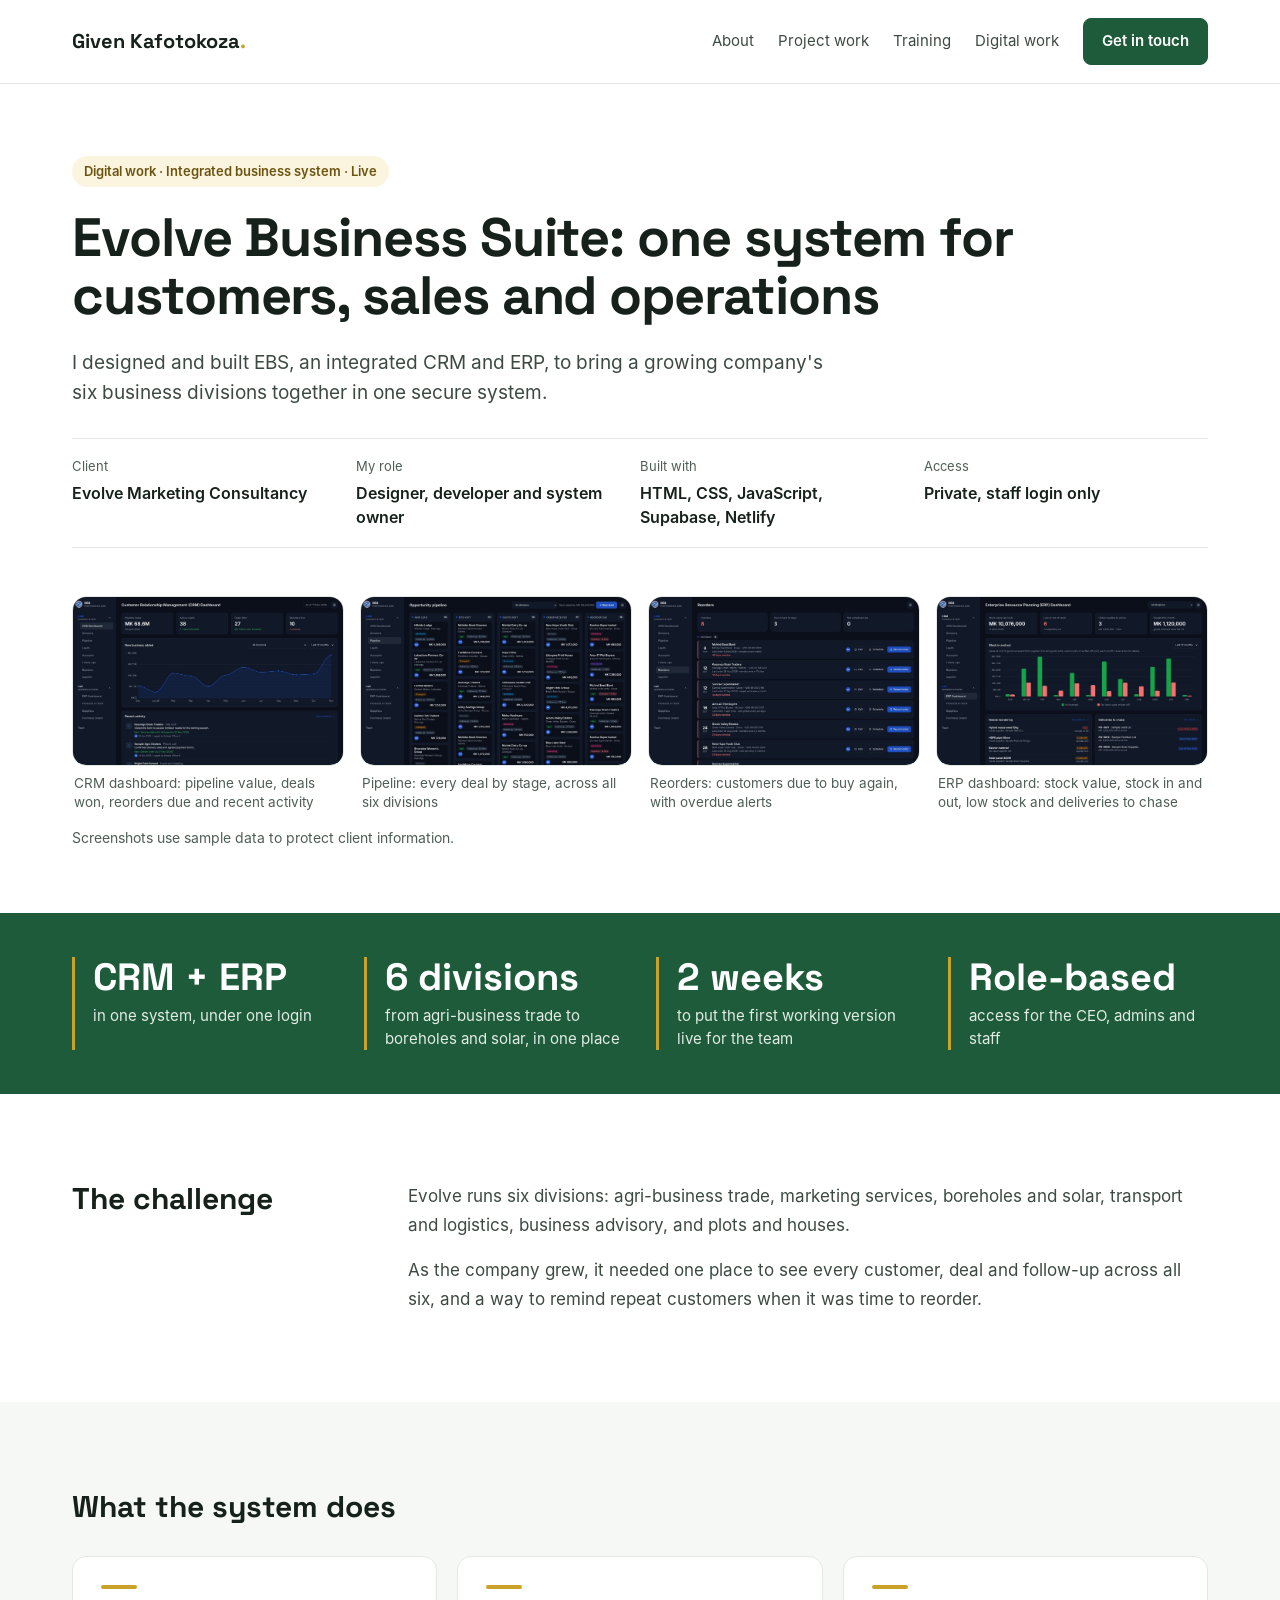
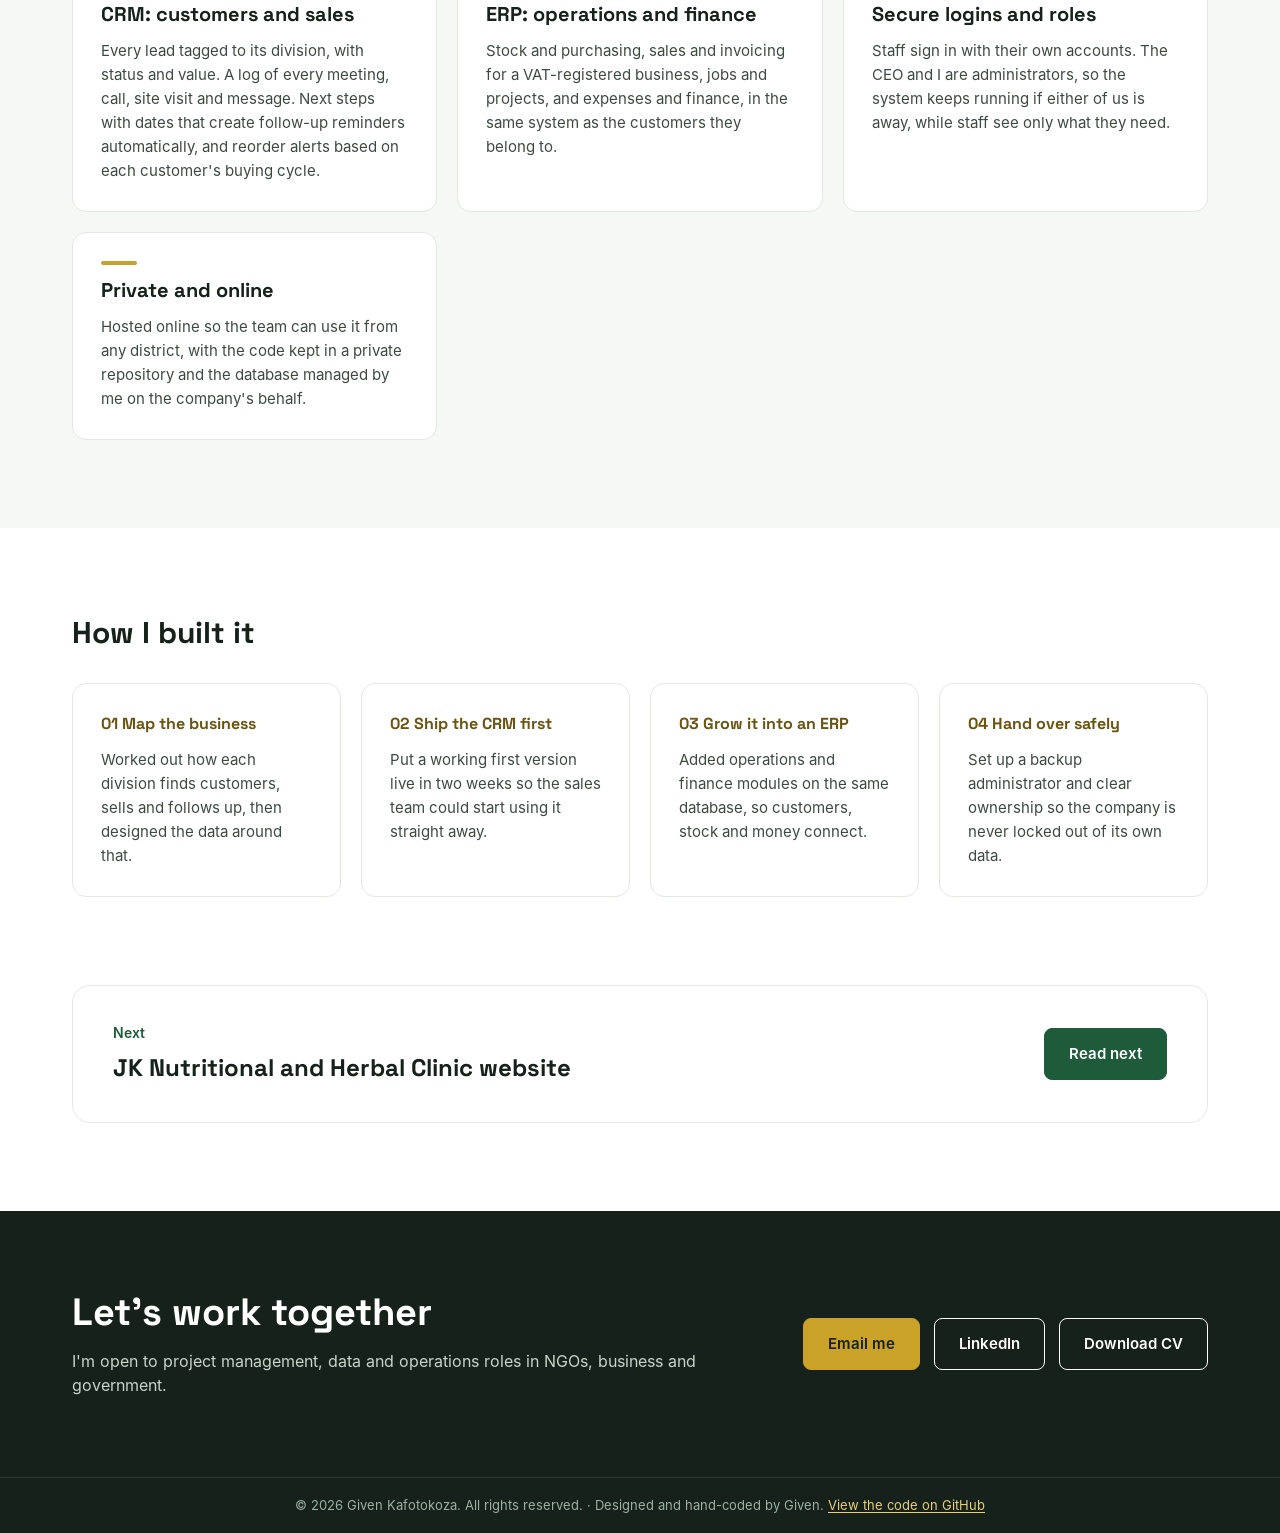
<file: evolve-ebs.html>
<!DOCTYPE html>
<html lang="en">
<head>
  <meta charset="UTF-8">
  <link rel="icon" href="favicon.svg" type="image/svg+xml">
  <meta name="viewport" content="width=device-width, initial-scale=1.0">
  <title>Evolve Business Suite: CRM and ERP | Given Kafotokoza</title>
  <meta name="description" content="Evolve Business Suite: an integrated CRM and ERP built by Given Kafotokoza for a six-division Malawian company.">
  <meta name="author" content="Given Kafotokoza">
  <meta property="og:type" content="article">
  <meta property="og:title" content="Evolve Business Suite: CRM and ERP | Given Kafotokoza">
  <meta property="og:description" content="Evolve Business Suite: an integrated CRM and ERP built by Given Kafotokoza for a six-division Malawian company.">
  <meta name="twitter:card" content="summary_large_image">
  <link rel="canonical" href="https://kafotokozagiven-svg.github.io/evolve-ebs">
  <meta property="og:url" content="https://kafotokozagiven-svg.github.io/evolve-ebs">
  <meta property="og:image" content="https://kafotokozagiven-svg.github.io/images/ebs-dashboard.jpg">
  <link rel="stylesheet" href="styles.css">
</head>
<body>

<header class="site-header">
  <nav class="container nav">
    <a href="/" class="brand">Given Kafotokoza<span>.</span></a>
    <button class="nav-toggle" aria-label="Open menu" aria-expanded="false"><span></span><span></span><span></span></button>
    <div class="nav-links">
      <a href="/about">About</a>
      <a href="/#work">Project work</a>
      <a href="/training">Training</a>
      <a href="/#digital">Digital work</a>
      <a href="#contact" class="btn">Get in touch</a>
    </div>
  </nav>
</header>

<main>

  <section class="container" style="padding-top: 72px; padding-bottom: 48px;">
    <div class="stack" style="gap: 22px;">
      <span class="tag">Digital work · Integrated business system · Live</span>
      <h1>Evolve Business Suite: one system for customers, sales and operations</h1>
      <p class="lead">I designed and built EBS, an integrated CRM and ERP, to bring a growing company's six business divisions together in one secure system.</p>
      <div class="meta">
        <div><span>Client</span><strong>Evolve Marketing Consultancy</strong></div>
        <div><span>My role</span><strong>Designer, developer and system owner</strong></div>
        <div><span>Built with</span><strong>HTML, CSS, JavaScript, Supabase, Netlify</strong></div>
        <div><span>Access</span><strong>Private, staff login only</strong></div>
      </div>
    </div>
  </section>

  <section class="container" style="padding-bottom: 64px;">
    <div class="photos shots">
      <figure class="photo"><img loading="lazy" src="images/ebs-dashboard.jpg" alt="CRM dashboard: pipeline value, deals won, reorders due and recent activity" onerror="this.remove()"><figcaption>CRM dashboard: pipeline value, deals won, reorders due and recent activity</figcaption></figure>
      <figure class="photo"><img loading="lazy" src="images/ebs-leads.jpg" alt="Pipeline: every deal by stage, across all six divisions" onerror="this.remove()"><figcaption>Pipeline: every deal by stage, across all six divisions</figcaption></figure>
      <figure class="photo"><img loading="lazy" src="images/ebs-reorders.jpg" alt="Reorders: customers due to buy again, with overdue alerts" onerror="this.remove()"><figcaption>Reorders: customers due to buy again, with overdue alerts</figcaption></figure>
      <figure class="photo"><img loading="lazy" src="images/ebs-erp.jpg" alt="ERP dashboard: stock value, stock in and out, low stock and deliveries to chase" onerror="this.remove()"><figcaption>ERP dashboard: stock value, stock in and out, low stock and deliveries to chase</figcaption></figure>
    </div>
    <p class="small" style="margin-top: 14px;">Screenshots use sample data to protect client information.</p>
  </section>

  <section class="stats">
    <div class="container stats-grid">
      <div class="stat"><span class="num">CRM + ERP</span><span>in one system, under one login</span></div>
      <div class="stat"><span class="num">6 divisions</span><span>from agri-business trade to boreholes and solar, in one place</span></div>
      <div class="stat"><span class="num">2 weeks</span><span>to put the first working version live for the team</span></div>
      <div class="stat"><span class="num">Role-based</span><span>access for the CEO, admins and staff</span></div>
    </div>
  </section>

  <section class="container section">
    <div class="split">
      <div class="side"><h2 style="font-size: 30px;">The challenge</h2></div>
      <div class="main">
        <p>Evolve runs six divisions: agri-business trade, marketing services, boreholes and solar, transport and logistics, business advisory, and plots and houses.</p>
        <p>As the company grew, it needed one place to see every customer, deal and follow-up across all six, and a way to remind repeat customers when it was time to reorder.</p>
      </div>
    </div>
  </section>

  <section class="tint">
    <div class="container section">
      <h2 style="font-size: 30px; margin-bottom: 32px;">What the system does</h2>
      <div class="grid-2">
        <div class="card">
          <span class="bar-mark"></span>
          <h3>CRM: customers and sales</h3>
          <p>Every lead tagged to its division, with status and value. A log of every meeting, call, site visit and message. Next steps with dates that create follow-up reminders automatically, and reorder alerts based on each customer's buying cycle.</p>
        </div>
        <div class="card">
          <span class="bar-mark"></span>
          <h3>ERP: operations and finance</h3>
          <p>Stock and purchasing, sales and invoicing for a VAT-registered business, jobs and projects, and expenses and finance, in the same system as the customers they belong to.</p>
        </div>
        <div class="card">
          <span class="bar-mark"></span>
          <h3>Secure logins and roles</h3>
          <p>Staff sign in with their own accounts. The CEO and I are administrators, so the system keeps running if either of us is away, while staff see only what they need.</p>
        </div>
        <div class="card">
          <span class="bar-mark"></span>
          <h3>Private and online</h3>
          <p>Hosted online so the team can use it from any district, with the code kept in a private repository and the database managed by me on the company's behalf.</p>
        </div>
      </div>
    </div>
  </section>

  <section class="container section">
    <h2 style="font-size: 30px; margin-bottom: 32px;">How I built it</h2>
    <div class="grid">
      <div class="card"><span class="step-no">01 Map the business</span><p>Worked out how each division finds customers, sells and follows up, then designed the data around that.</p></div>
      <div class="card"><span class="step-no">02 Ship the CRM first</span><p>Put a working first version live in two weeks so the sales team could start using it straight away.</p></div>
      <div class="card"><span class="step-no">03 Grow it into an ERP</span><p>Added operations and finance modules on the same database, so customers, stock and money connect.</p></div>
      <div class="card"><span class="step-no">04 Hand over safely</span><p>Set up a backup administrator and clear ownership so the company is never locked out of its own data.</p></div>
    </div>
  </section>

  <section class="container" style="padding-bottom: 88px;">
    <div class="next">
      <div class="stack" style="gap: 6px;"><span class="small" style="font-weight: 600; color: var(--green);">Next</span><strong>JK Nutritional and Herbal Clinic website</strong></div>
      <a href="/jk" class="btn">Read next</a>
    </div>
  </section>

</main>

<footer id="contact" class="footer">
  <div class="container inner">
    <div class="stack" style="flex: 1 1 520px; min-width: 0; gap: 14px;">
      <h2 style="font-size: 38px;">Let's work together</h2>
      <p>I'm open to project management, data and operations roles in NGOs, business and government.</p>
    </div>
    <div class="btn-row">
      <a href="mailto:kafotokozagiven@gmail.com" class="btn btn-gold">Email me</a>
      <a href="https://www.linkedin.com/in/given-kafotokoza" class="btn btn-outline" target="_blank" rel="noopener">LinkedIn</a>
      <a href="cv.pdf" class="btn btn-outline" target="_blank" rel="noopener">Download CV</a>
    </div>
  </div>
  <p class="copy">© 2026 Given Kafotokoza. All rights reserved. · Designed and hand-coded by Given. <a href="https://github.com/kafotokozagiven-svg/kafotokozagiven-svg.github.io" target="_blank" rel="noopener">View the code on GitHub</a></p>
</footer>

  <script src="lightbox.js"></script>
<script src="nav.js"></script>
<script data-goatcounter="https://givenkafotokoza.goatcounter.com/count" async src="https://gc.zgo.at/count.js"></script>
</body>
</html>
</file>
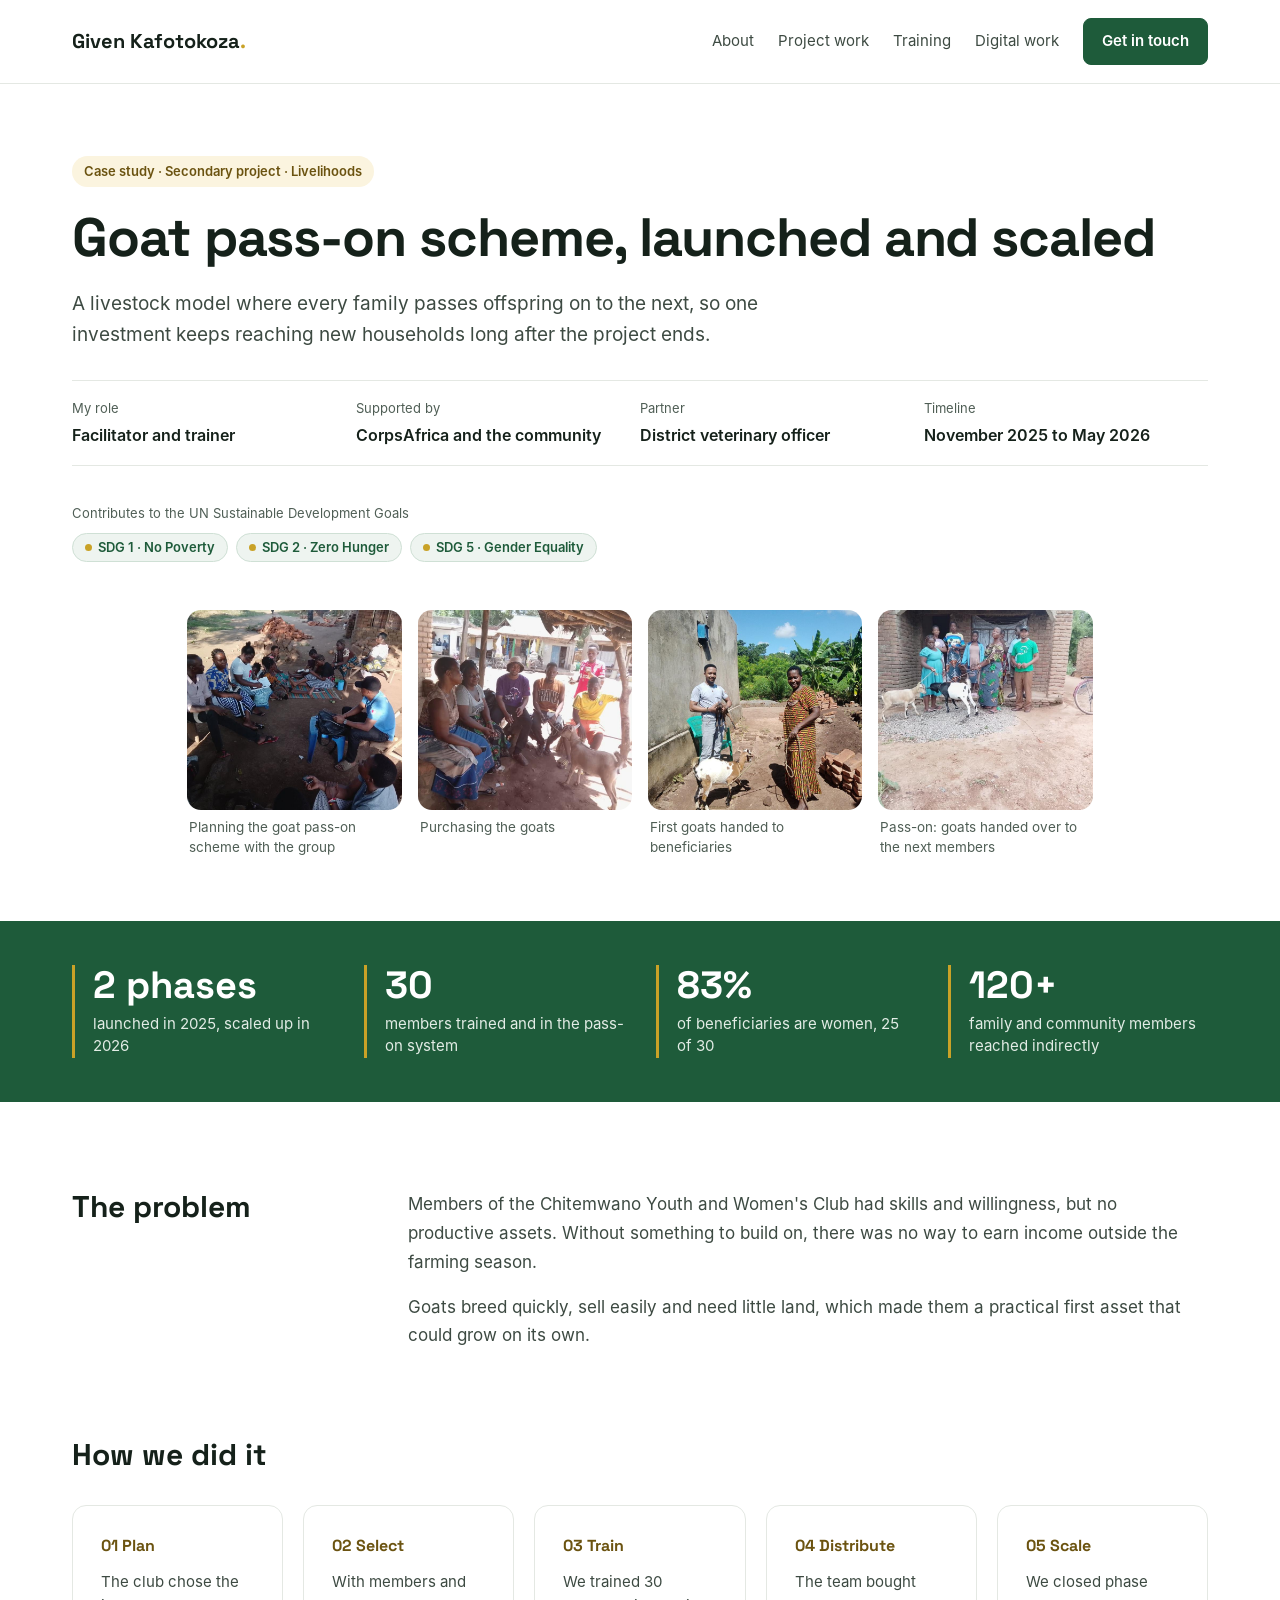
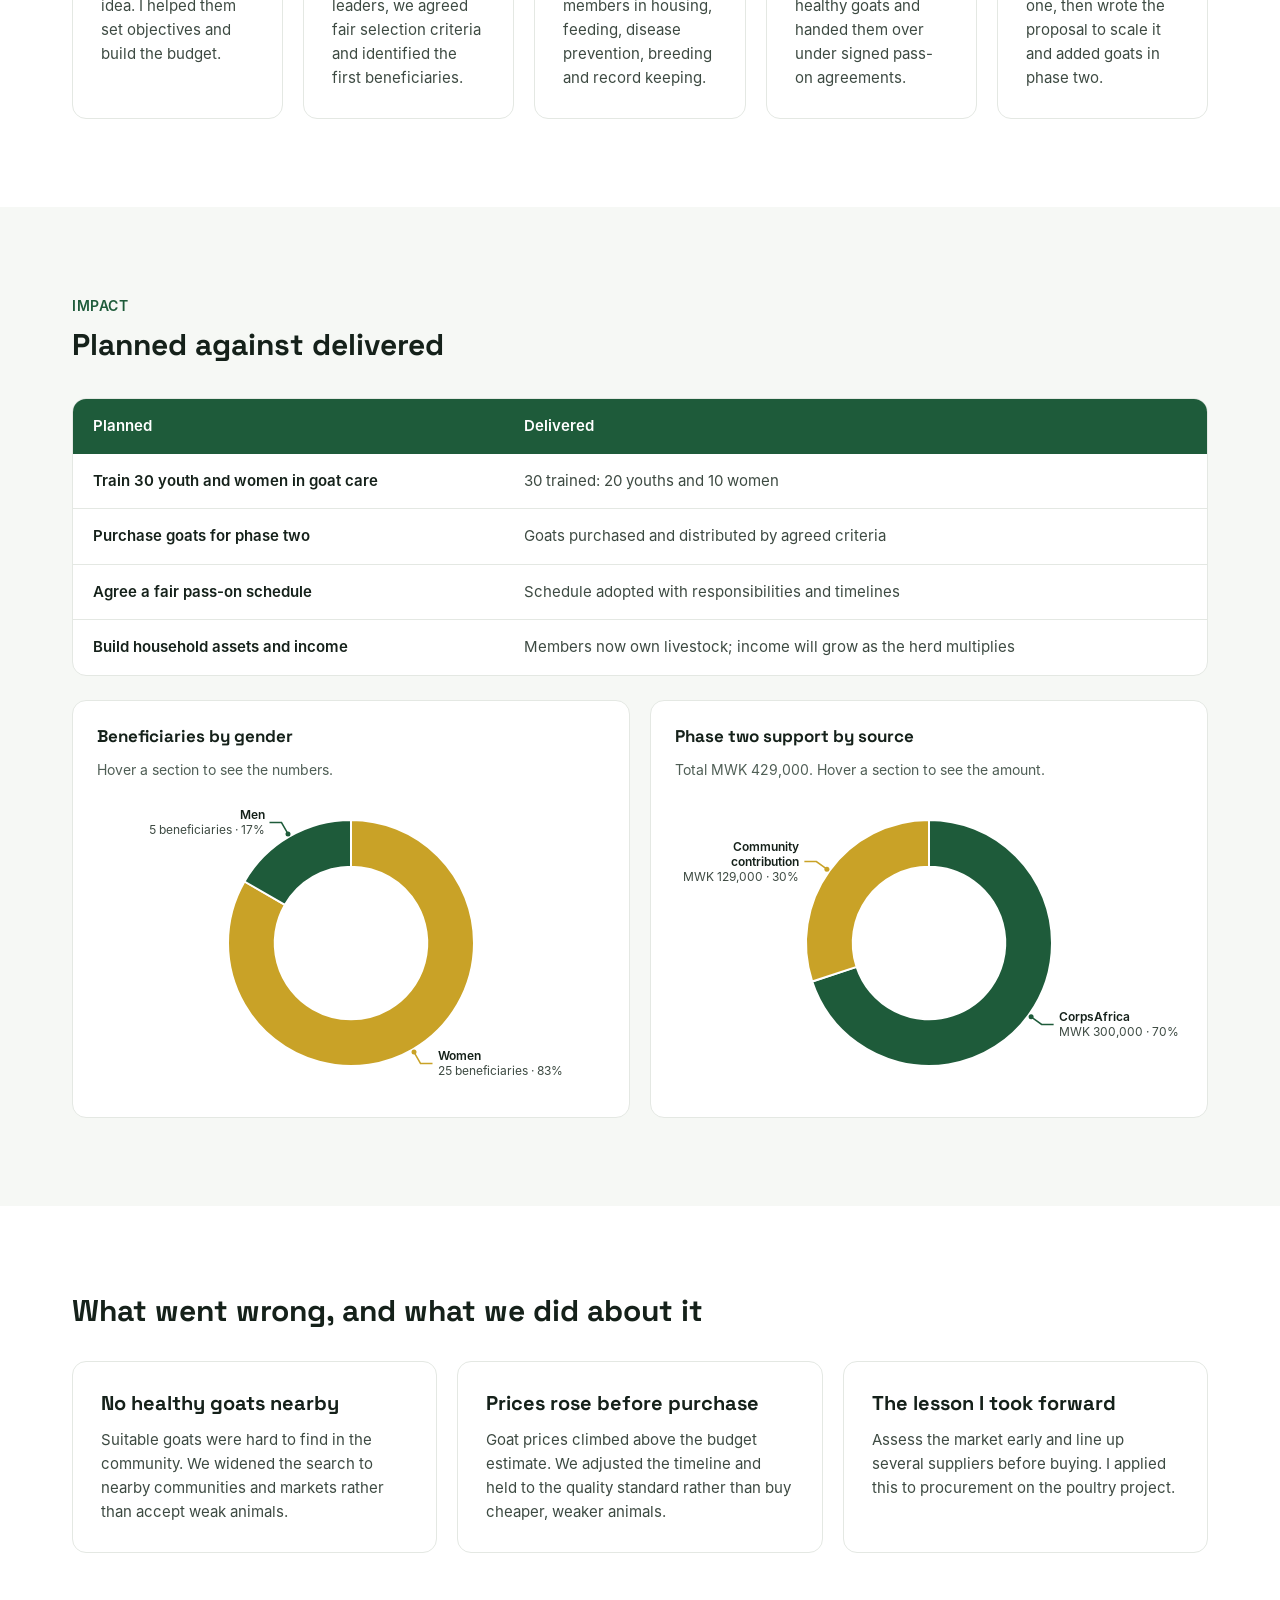
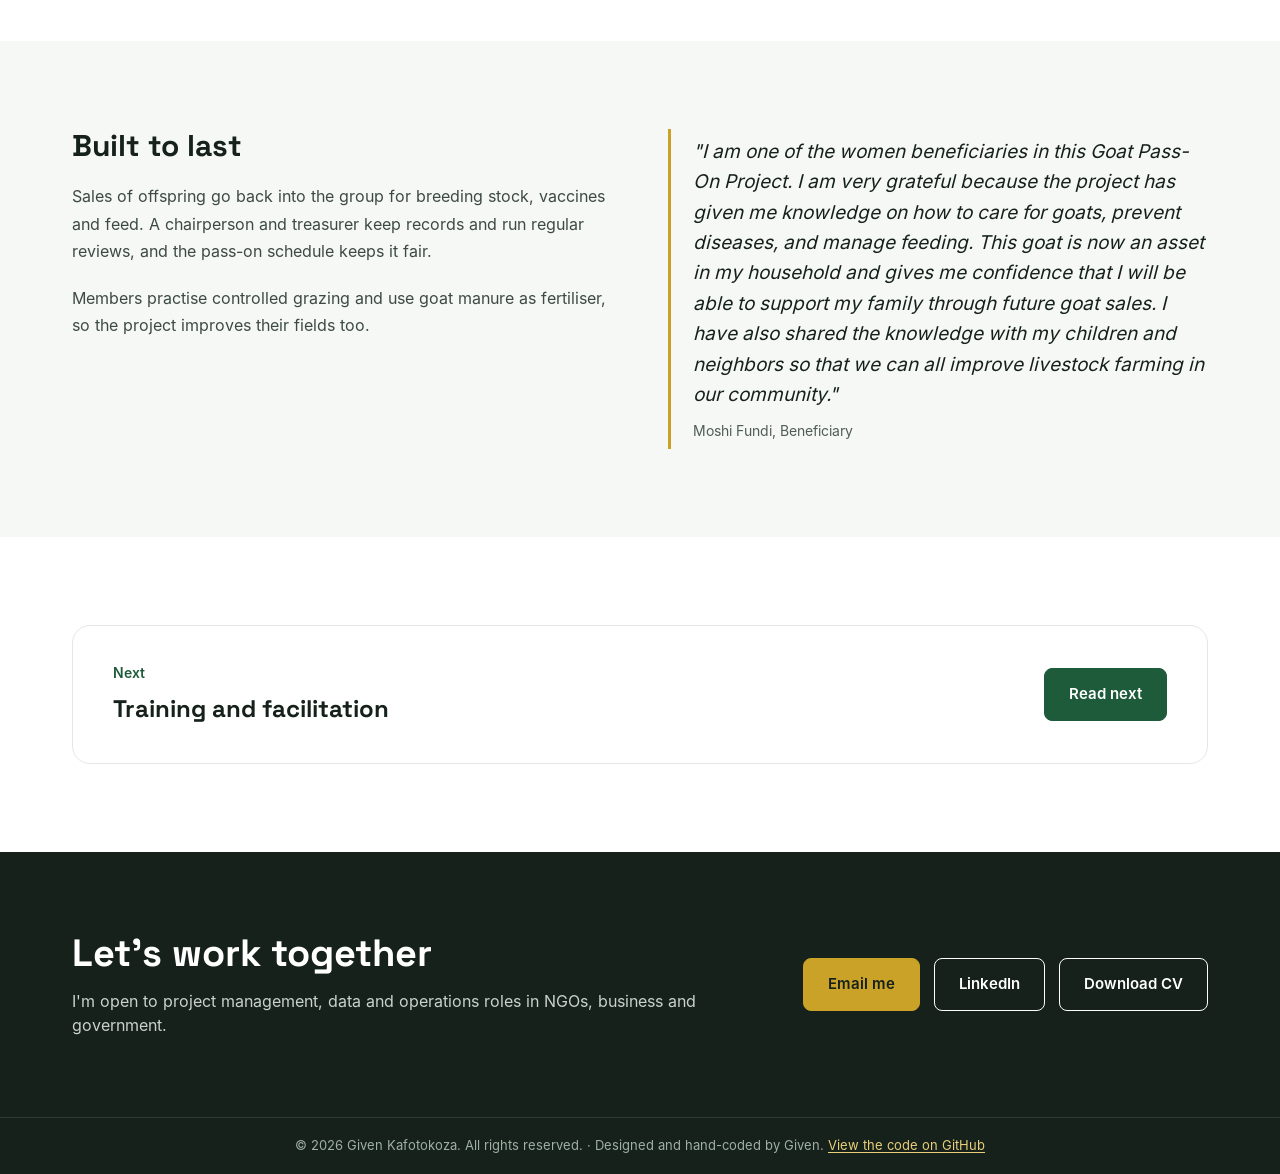
<file: goat.html>
<!DOCTYPE html>
<html lang="en">
<head>
  <meta charset="UTF-8">
  <link rel="icon" href="favicon.svg" type="image/svg+xml">
  <meta name="viewport" content="width=device-width, initial-scale=1.0">
  <title>Goat pass-on scheme | Given Kafotokoza</title>
  <meta name="description" content="A goat pass-on scheme in Simeon, Karonga, Malawi: 30 beneficiaries, 83% women, delivered in two phases with community contributions.">
  <meta name="author" content="Given Kafotokoza">
  <meta property="og:type" content="article">
  <meta property="og:title" content="Goat pass-on scheme | Given Kafotokoza">
  <meta property="og:description" content="A goat pass-on scheme in Simeon, Karonga, Malawi: 30 beneficiaries, 83% women, delivered in two phases with community contributions.">
  <meta name="twitter:card" content="summary_large_image">
  <link rel="canonical" href="https://kafotokozagiven-svg.github.io/goat">
  <meta property="og:url" content="https://kafotokozagiven-svg.github.io/goat">
  <meta property="og:image" content="https://kafotokozagiven-svg.github.io/images/goat-4.jpg">
  <link rel="stylesheet" href="styles.css">
</head>
<body>

<header class="site-header">
  <nav class="container nav">
    <a href="/" class="brand">Given Kafotokoza<span>.</span></a>
    <button class="nav-toggle" aria-label="Open menu" aria-expanded="false"><span></span><span></span><span></span></button>
    <div class="nav-links">
      <a href="/about">About</a>
      <a href="/#work">Project work</a>
      <a href="/training">Training</a>
      <a href="/#digital">Digital work</a>
      <a href="#contact" class="btn">Get in touch</a>
    </div>
  </nav>
</header>

<main>

  <section class="container" style="padding-top: 72px; padding-bottom: 48px;">
    <div class="stack" style="gap: 22px;">
      <span class="tag">Case study · Secondary project · Livelihoods</span>
      <h1>Goat pass-on scheme, launched and scaled</h1>
      <p class="lead">A livestock model where every family passes offspring on to the next, so one investment keeps reaching new households long after the project ends.</p>
      <div class="meta">
        <div><span>My role</span><strong>Facilitator and trainer</strong></div>
        <div><span>Supported by</span><strong>CorpsAfrica and the community</strong></div>
        <div><span>Partner</span><strong>District veterinary officer</strong></div>
        <div><span>Timeline</span><strong>November 2025 to May 2026</strong></div>
      </div>
      <div class="sdgs"><span class="sdg-label">Contributes to the UN Sustainable Development Goals</span><span class="sdg">SDG 1 · No Poverty</span><span class="sdg">SDG 2 · Zero Hunger</span><span class="sdg">SDG 5 · Gender Equality</span></div>
    </div>
  </section>

  <section class="container" style="padding-bottom: 64px;">
    <div class="photos">
      <figure class="photo"><img loading="lazy" src="images/goat-1.jpg" alt="Planning the goat pass-on scheme with the group" onerror="this.remove()"><figcaption>Planning the goat pass-on scheme with the group</figcaption></figure>
      <figure class="photo"><img loading="lazy" src="images/goat-2.jpg" alt="Purchasing the goats" onerror="this.remove()"><figcaption>Purchasing the goats</figcaption></figure>
      <figure class="photo"><img loading="lazy" src="images/goat-3.jpg" alt="First goats handed to beneficiaries" onerror="this.remove()"><figcaption>First goats handed to beneficiaries</figcaption></figure>
      <figure class="photo"><img loading="lazy" src="images/goat-4.jpg" alt="Pass-on: goats handed over to the next members" onerror="this.remove()"><figcaption>Pass-on: goats handed over to the next members</figcaption></figure>
    </div>
  </section>

  <section class="stats">
    <div class="container stats-grid">
      <div class="stat"><span class="num">2 phases</span><span>launched in 2025, scaled up in 2026</span></div>
      <div class="stat"><span class="num">30</span><span>members trained and in the pass-on system</span></div>
      <div class="stat"><span class="num">83%</span><span>of beneficiaries are women, 25 of 30</span></div>
      <div class="stat"><span class="num">120+</span><span>family and community members reached indirectly</span></div>
    </div>
  </section>

  <section class="container section">
    <div class="split">
      <div class="side"><h2 style="font-size: 30px;">The problem</h2></div>
      <div class="main">
        <p>Members of the Chitemwano Youth and Women's Club had skills and willingness, but no productive assets. Without something to build on, there was no way to earn income outside the farming season.</p>
        <p>Goats breed quickly, sell easily and need little land, which made them a practical first asset that could grow on its own.</p>
      </div>
    </div>
  </section>

  <section class="container" style="padding-bottom: 88px;">
    <h2 style="font-size: 30px; margin-bottom: 32px;">How we did it</h2>
    <div class="grid" style="grid-template-columns: repeat(auto-fit, minmax(200px, 1fr));">
      <div class="card"><span class="step-no">01 Plan</span><p>The club chose the idea. I helped them set objectives and build the budget.</p></div>
      <div class="card"><span class="step-no">02 Select</span><p>With members and leaders, we agreed fair selection criteria and identified the first beneficiaries.</p></div>
      <div class="card"><span class="step-no">03 Train</span><p>We trained 30 members in housing, feeding, disease prevention, breeding and record keeping.</p></div>
      <div class="card"><span class="step-no">04 Distribute</span><p>The team bought healthy goats and handed them over under signed pass-on agreements.</p></div>
      <div class="card"><span class="step-no">05 Scale</span><p>We closed phase one, then wrote the proposal to scale it and added goats in phase two.</p></div>
    </div>
  </section>

  <section class="tint">
    <div class="container section">
      <div class="head">
        <p class="eyebrow">Impact</p>
        <h2 style="font-size: 30px;">Planned against delivered</h2>
      </div>
      <div class="table-wrap">
        <table style="min-width: 640px;">
          <thead><tr><th>Planned</th><th>Delivered</th></tr></thead>
          <tbody>
            <tr><td>Train 30 youth and women in goat care</td><td class="why">30 trained: 20 youths and 10 women</td></tr>
            <tr><td>Purchase goats for phase two</td><td class="why">Goats purchased and distributed by agreed criteria</td></tr>
            <tr><td>Agree a fair pass-on schedule</td><td class="why">Schedule adopted with responsibilities and timelines</td></tr>
            <tr><td>Build household assets and income</td><td class="why">Members now own livestock; income will grow as the herd multiplies</td></tr>
          </tbody>
        </table>
      </div>
      <div class="grid-2">
        <div class="chart-card">
          <h3>Beneficiaries by gender</h3>
          <p class="small">Hover a section to see the numbers.</p>
          <div class="chart-box"><canvas id="goatGender" role="img" aria-label="Doughnut chart of beneficiaries by gender"></canvas></div>
        </div>
        <div class="chart-card">
          <h3>Phase two support by source</h3>
          <p class="small">Total MWK 429,000. Hover a section to see the amount.</p>
          <div class="chart-box"><canvas id="goatResources" role="img" aria-label="Doughnut chart of phase two support by source"></canvas></div>
        </div>
      </div>
    </div>
  </section>

  <section class="container section">
    <h2 style="font-size: 30px; margin-bottom: 32px;">What went wrong, and what we did about it</h2>
    <div class="grid">
      <div class="card"><h3>No healthy goats nearby</h3><p>Suitable goats were hard to find in the community. We widened the search to nearby communities and markets rather than accept weak animals.</p></div>
      <div class="card"><h3>Prices rose before purchase</h3><p>Goat prices climbed above the budget estimate. We adjusted the timeline and held to the quality standard rather than buy cheaper, weaker animals.</p></div>
      <div class="card"><h3>The lesson I took forward</h3><p>Assess the market early and line up several suppliers before buying. I applied this to procurement on the poultry project.</p></div>
    </div>
  </section>

  <section class="tint">
    <div class="container section">
      <div class="split">
        <div class="half">
          <h2 style="font-size: 30px;">Built to last</h2>
          <p class="body">Sales of offspring go back into the group for breeding stock, vaccines and feed. A chairperson and treasurer keep records and run regular reviews, and the pass-on schedule keeps it fair.</p>
          <p class="body">Members practise controlled grazing and use goat manure as fertiliser, so the project improves their fields too.</p>
        </div>
        <div class="half">
          <div class="quote">
            <p>"I am one of the women beneficiaries in this Goat Pass-On Project. I am very grateful because the project has given me knowledge on how to care for goats, prevent diseases, and manage feeding. This goat is now an asset in my household and gives me confidence that I will be able to support my family through future goat sales. I have also shared the knowledge with my children and neighbors so that we can all improve livestock farming in our community."</p>
            <span>Moshi Fundi, Beneficiary</span>
          </div>
        </div>
      </div>
    </div>
  </section>

  <section class="container section">
    <div class="next">
      <div class="stack" style="gap: 6px;"><span class="small" style="font-weight: 600; color: var(--green);">Next</span><strong>Training and facilitation</strong></div>
      <a href="/training" class="btn">Read next</a>
    </div>
  </section>

</main>

<footer id="contact" class="footer">
  <div class="container inner">
    <div class="stack" style="flex: 1 1 520px; min-width: 0; gap: 14px;">
      <h2 style="font-size: 38px;">Let's work together</h2>
      <p>I'm open to project management, data and operations roles in NGOs, business and government.</p>
    </div>
    <div class="btn-row">
      <a href="mailto:kafotokozagiven@gmail.com" class="btn btn-gold">Email me</a>
      <a href="https://www.linkedin.com/in/given-kafotokoza" class="btn btn-outline" target="_blank" rel="noopener">LinkedIn</a>
      <a href="cv.pdf" class="btn btn-outline" target="_blank" rel="noopener">Download CV</a>
    </div>
  </div>
  <p class="copy">© 2026 Given Kafotokoza. All rights reserved. · Designed and hand-coded by Given. <a href="https://github.com/kafotokozagiven-svg/kafotokozagiven-svg.github.io" target="_blank" rel="noopener">View the code on GitHub</a></p>
</footer>

<script src="/vendor/chart.umd.min.js"></script>
<script src="charts.js"></script>
  <script src="lightbox.js"></script>
<script src="nav.js"></script>
<script data-goatcounter="https://givenkafotokoza.goatcounter.com/count" async src="https://gc.zgo.at/count.js"></script>
</body>
</html>
</file>
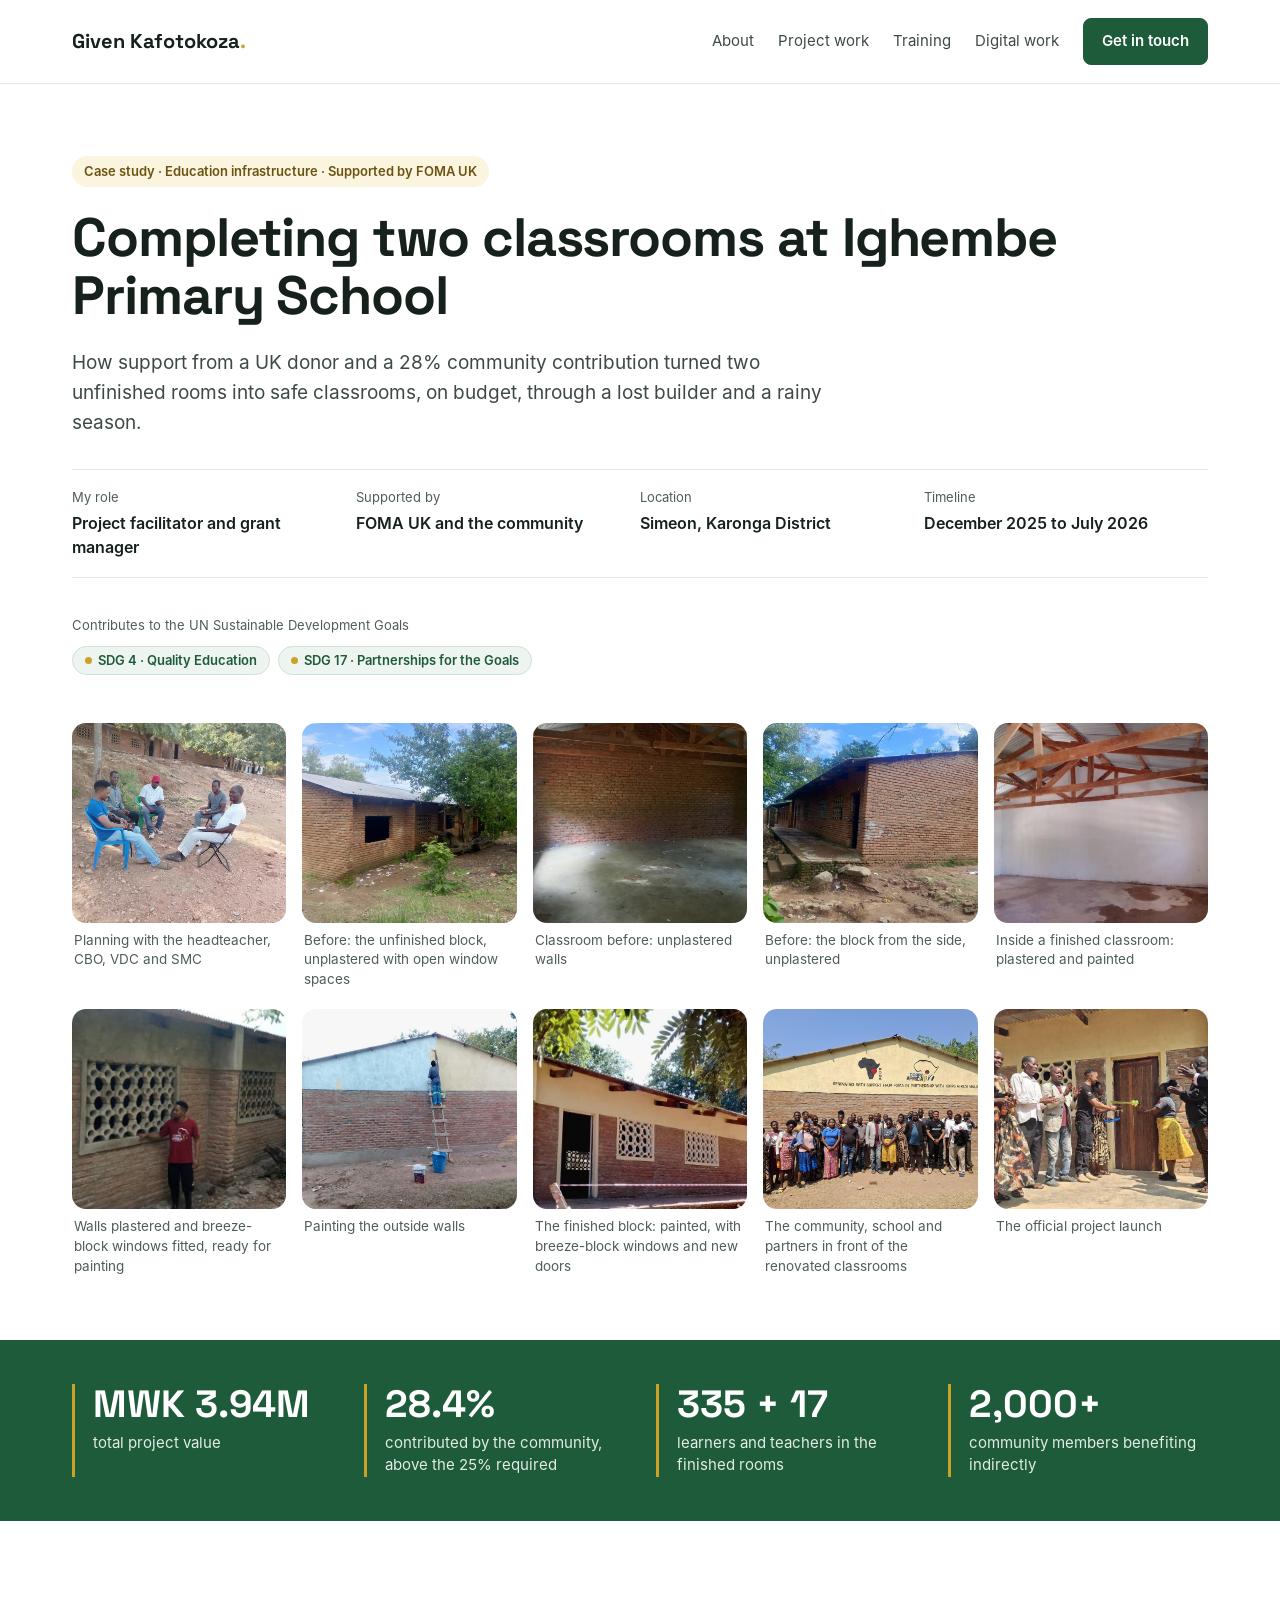
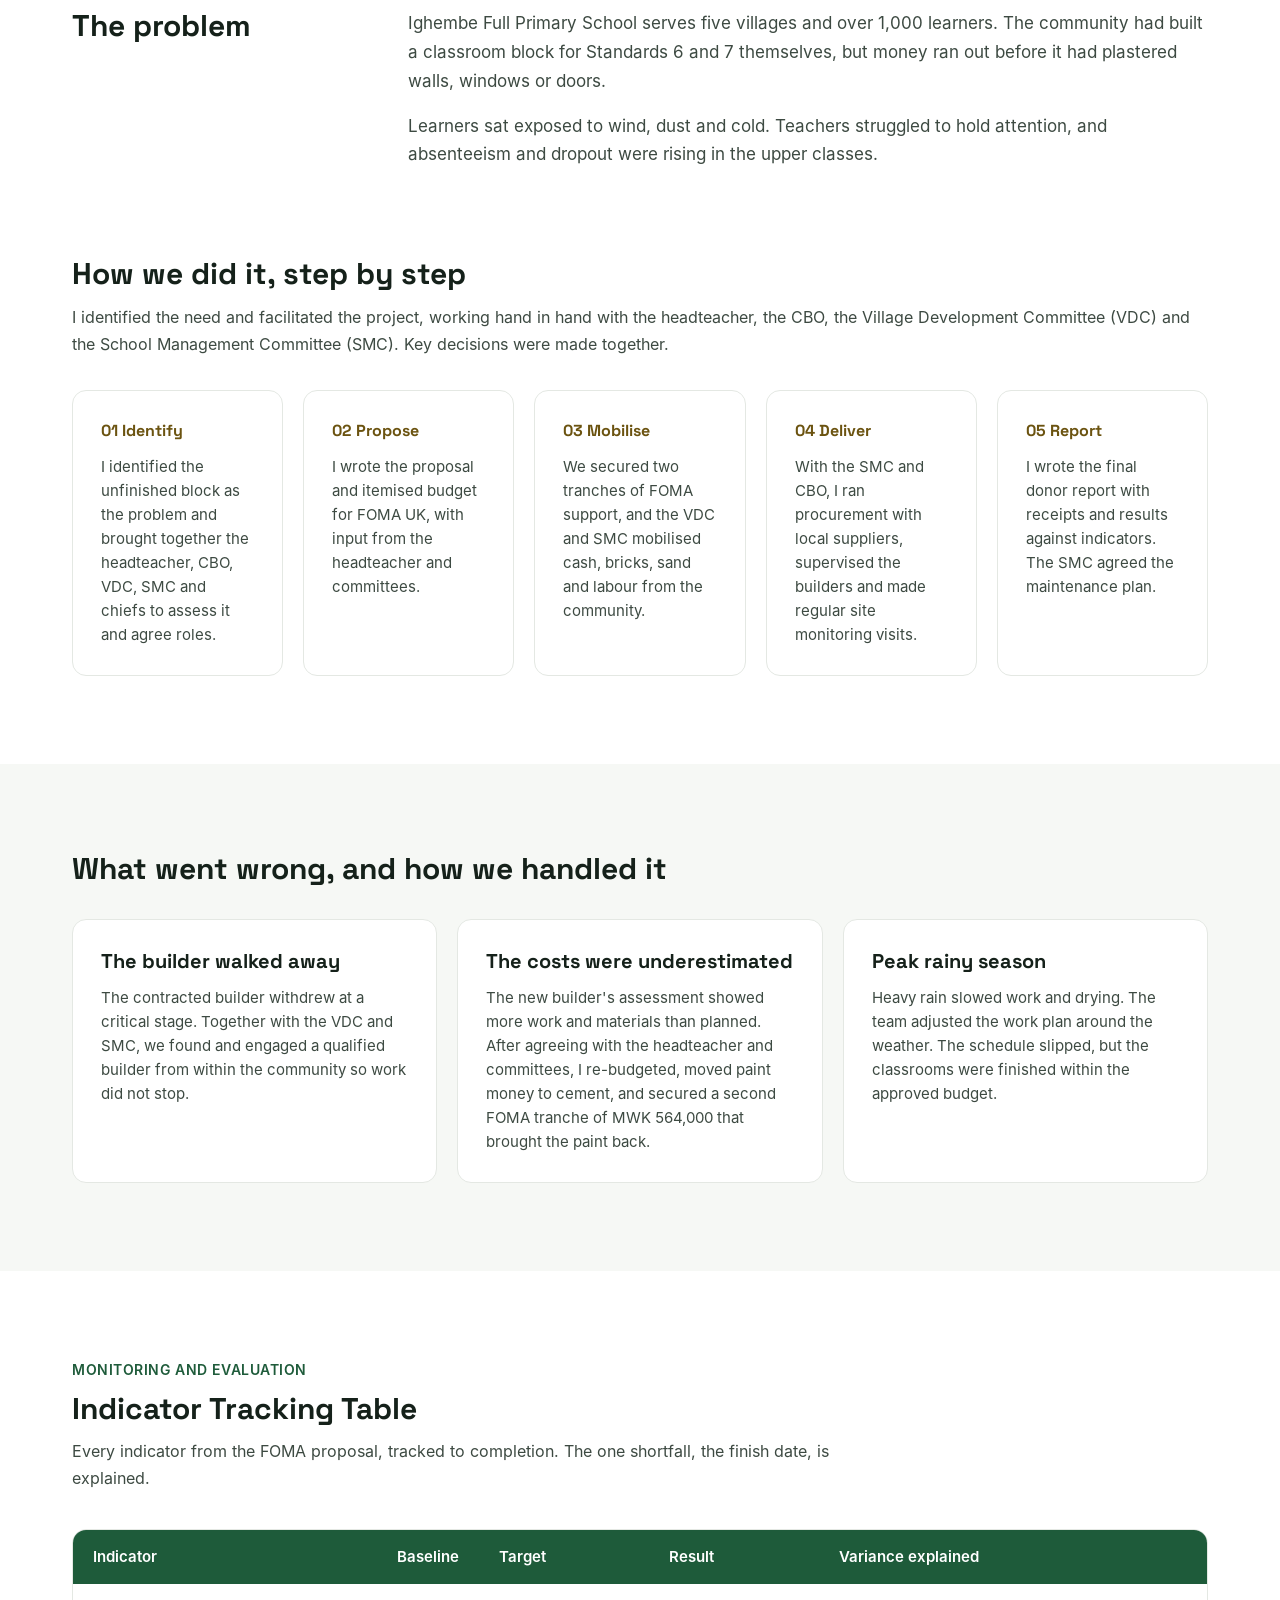
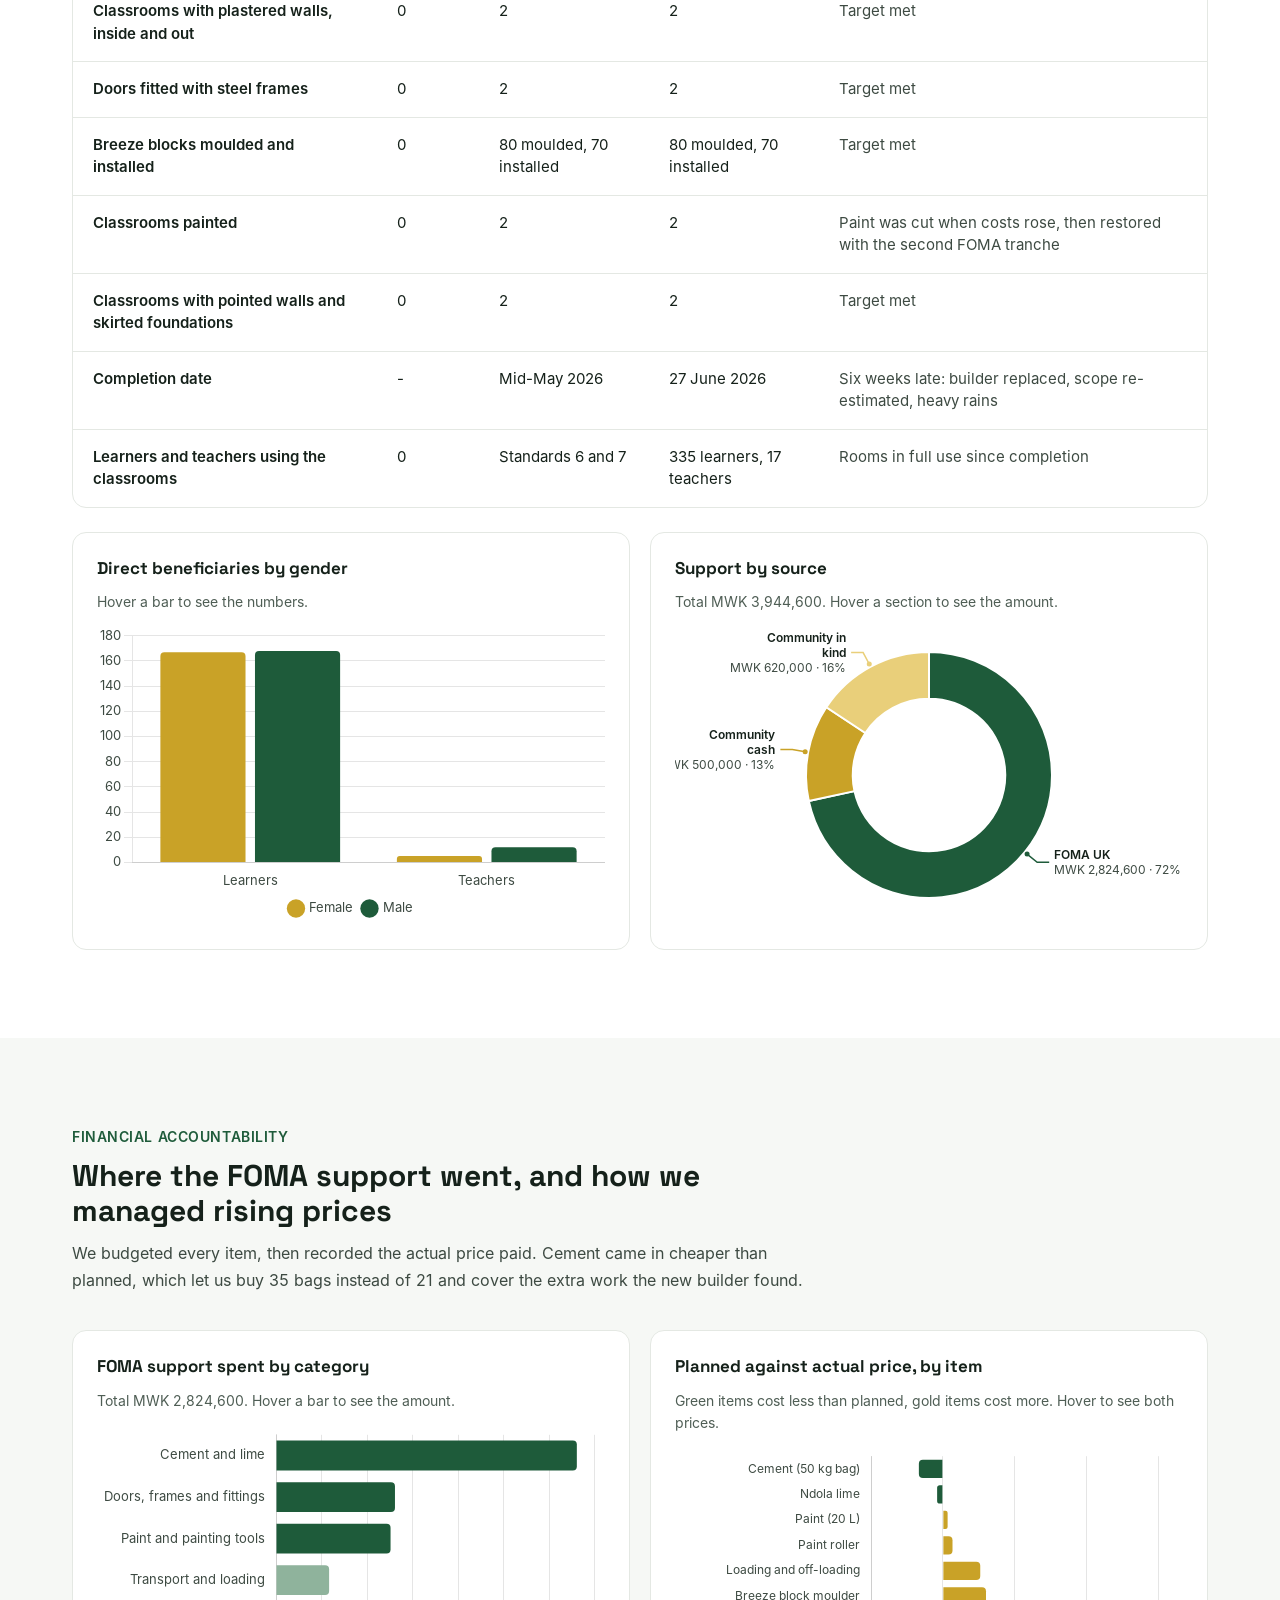
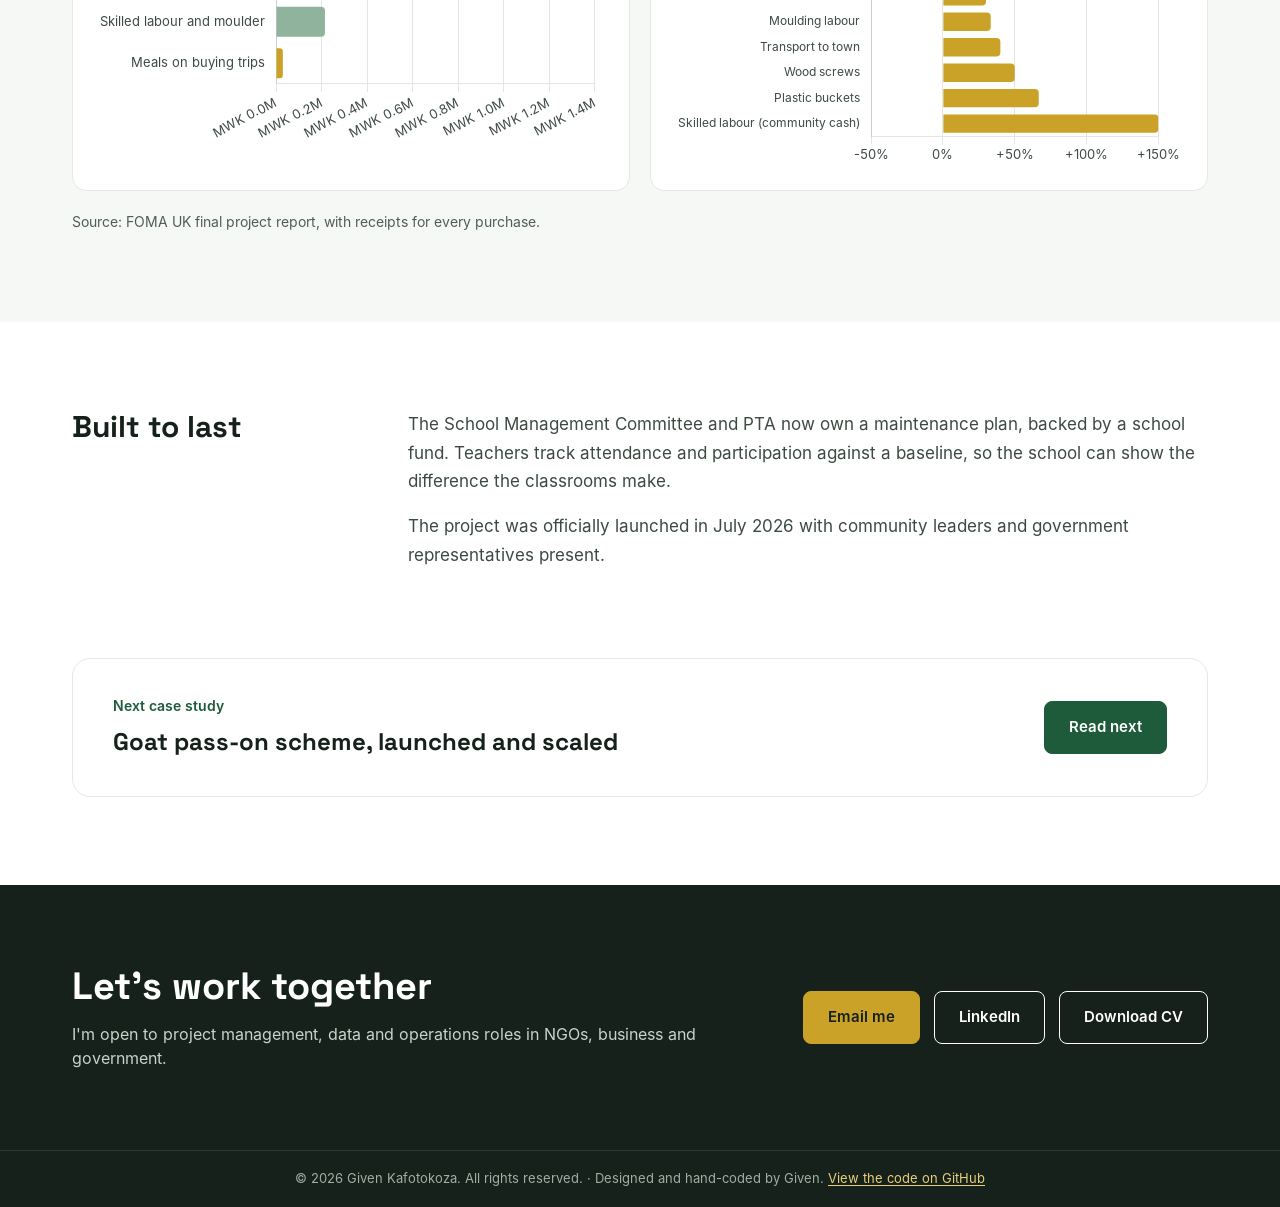
<file: ighembe.html>
<!DOCTYPE html>
<html lang="en">
<head>
  <meta charset="UTF-8">
  <link rel="icon" href="favicon.svg" type="image/svg+xml">
  <meta name="viewport" content="width=device-width, initial-scale=1.0">
  <title>Completing two classrooms at Ighembe | Given Kafotokoza</title>
  <meta name="description" content="Completing two classrooms at Ighembe Primary School, Karonga: a FOMA UK-supported project with a 28% community contribution, managed on budget.">
  <meta name="author" content="Given Kafotokoza">
  <meta property="og:type" content="article">
  <meta property="og:title" content="Completing two classrooms at Ighembe | Given Kafotokoza">
  <meta property="og:description" content="Completing two classrooms at Ighembe Primary School, Karonga: a FOMA UK-supported project with a 28% community contribution, managed on budget.">
  <meta name="twitter:card" content="summary_large_image">
  <link rel="canonical" href="https://kafotokozagiven-svg.github.io/ighembe">
  <meta property="og:url" content="https://kafotokozagiven-svg.github.io/ighembe">
  <meta property="og:image" content="https://kafotokozagiven-svg.github.io/images/ighembe-3.jpg">
  <link rel="stylesheet" href="styles.css">
</head>
<body>

<header class="site-header">
  <nav class="container nav">
    <a href="/" class="brand">Given Kafotokoza<span>.</span></a>
    <button class="nav-toggle" aria-label="Open menu" aria-expanded="false"><span></span><span></span><span></span></button>
    <div class="nav-links">
      <a href="/about">About</a>
      <a href="/#work">Project work</a>
      <a href="/training">Training</a>
      <a href="/#digital">Digital work</a>
      <a href="#contact" class="btn">Get in touch</a>
    </div>
  </nav>
</header>

<main>

  <section class="container" style="padding-top: 72px; padding-bottom: 48px;">
    <div class="stack" style="gap: 22px;">
      <span class="tag">Case study · Education infrastructure · Supported by FOMA UK</span>
      <h1>Completing two classrooms at Ighembe Primary School</h1>
      <p class="lead">How support from a UK donor and a 28% community contribution turned two unfinished rooms into safe classrooms, on budget, through a lost builder and a rainy season.</p>
      <div class="meta">
        <div><span>My role</span><strong>Project facilitator and grant manager</strong></div>
        <div><span>Supported by</span><strong>FOMA UK and the community</strong></div>
        <div><span>Location</span><strong>Simeon, Karonga District</strong></div>
        <div><span>Timeline</span><strong>December 2025 to July 2026</strong></div>
      </div>
      <div class="sdgs"><span class="sdg-label">Contributes to the UN Sustainable Development Goals</span><span class="sdg">SDG 4 · Quality Education</span><span class="sdg">SDG 17 · Partnerships for the Goals</span></div>
    </div>
  </section>

  <section class="container" style="padding-bottom: 64px;">
    <div class="photos">
      <figure class="photo"><img loading="lazy" src="images/ighembe-planning.jpg" alt="Planning with the headteacher, CBO, VDC and SMC" onerror="this.remove()"><figcaption>Planning with the headteacher, CBO, VDC and SMC</figcaption></figure>
      <figure class="photo"><img loading="lazy" src="images/ighembe-8.jpg" alt="Before: the unfinished block, unplastered with open window spaces" onerror="this.remove()"><figcaption>Before: the unfinished block, unplastered with open window spaces</figcaption></figure>
      <figure class="photo"><img loading="lazy" src="images/ighembe-1.jpg" alt="Classroom before: unplastered walls" onerror="this.remove()"><figcaption>Classroom before: unplastered walls</figcaption></figure>
      <figure class="photo"><img loading="lazy" src="images/ighembe-6.jpg" alt="Before: the block from the side, unplastered" onerror="this.remove()"><figcaption>Before: the block from the side, unplastered</figcaption></figure>
      <figure class="photo"><img loading="lazy" src="images/ighembe-5.jpg" alt="Inside a finished classroom: plastered and painted" onerror="this.remove()"><figcaption>Inside a finished classroom: plastered and painted</figcaption></figure>
      <figure class="photo"><img loading="lazy" src="images/ighembe-9.jpg" alt="Walls plastered and breeze-block windows fitted, ready for painting" onerror="this.remove()"><figcaption>Walls plastered and breeze-block windows fitted, ready for painting</figcaption></figure>
      <figure class="photo"><img loading="lazy" src="images/ighembe-2.jpg" alt="Painting the outside walls" onerror="this.remove()"><figcaption>Painting the outside walls</figcaption></figure>
      <figure class="photo"><img loading="lazy" src="images/ighembe-7.jpg" alt="The finished block: painted, with breeze-block windows and new doors" onerror="this.remove()"><figcaption>The finished block: painted, with breeze-block windows and new doors</figcaption></figure>
      <figure class="photo"><img loading="lazy" src="images/ighembe-3.jpg" alt="The community, school and partners in front of the renovated classrooms" onerror="this.remove()"><figcaption>The community, school and partners in front of the renovated classrooms</figcaption></figure>
      <figure class="photo"><img loading="lazy" src="images/ighembe-4.jpg" alt="The official project launch" onerror="this.remove()"><figcaption>The official project launch</figcaption></figure>
    </div>
  </section>

  <section class="stats">
    <div class="container stats-grid">
      <div class="stat"><span class="num">MWK 3.94M</span><span>total project value</span></div>
      <div class="stat"><span class="num">28.4%</span><span>contributed by the community, above the 25% required</span></div>
      <div class="stat"><span class="num">335 + 17</span><span>learners and teachers in the finished rooms</span></div>
      <div class="stat"><span class="num">2,000+</span><span>community members benefiting indirectly</span></div>
    </div>
  </section>

  <section class="container section">
    <div class="split">
      <div class="side"><h2 style="font-size: 30px;">The problem</h2></div>
      <div class="main">
        <p>Ighembe Full Primary School serves five villages and over 1,000 learners. The community had built a classroom block for Standards 6 and 7 themselves, but money ran out before it had plastered walls, windows or doors.</p>
        <p>Learners sat exposed to wind, dust and cold. Teachers struggled to hold attention, and absenteeism and dropout were rising in the upper classes.</p>
      </div>
    </div>
  </section>

  <section class="container" style="padding-bottom: 88px;">
    <h2 style="font-size: 30px; margin-bottom: 12px;">How we did it, step by step</h2>
    <p class="body" style="margin-bottom: 32px;">I identified the need and facilitated the project, working hand in hand with the headteacher, the CBO, the Village Development Committee (VDC) and the School Management Committee (SMC). Key decisions were made together.</p>
    <div class="grid" style="grid-template-columns: repeat(auto-fit, minmax(200px, 1fr));">
      <div class="card"><span class="step-no">01 Identify</span><p>I identified the unfinished block as the problem and brought together the headteacher, CBO, VDC, SMC and chiefs to assess it and agree roles.</p></div>
      <div class="card"><span class="step-no">02 Propose</span><p>I wrote the proposal and itemised budget for FOMA UK, with input from the headteacher and committees.</p></div>
      <div class="card"><span class="step-no">03 Mobilise</span><p>We secured two tranches of FOMA support, and the VDC and SMC mobilised cash, bricks, sand and labour from the community.</p></div>
      <div class="card"><span class="step-no">04 Deliver</span><p>With the SMC and CBO, I ran procurement with local suppliers, supervised the builders and made regular site monitoring visits.</p></div>
      <div class="card"><span class="step-no">05 Report</span><p>I wrote the final donor report with receipts and results against indicators. The SMC agreed the maintenance plan.</p></div>
    </div>
  </section>

  <section class="tint">
    <div class="container section">
      <h2 style="font-size: 30px; margin-bottom: 32px;">What went wrong, and how we handled it</h2>
      <div class="grid">
        <div class="card"><h3>The builder walked away</h3><p>The contracted builder withdrew at a critical stage. Together with the VDC and SMC, we found and engaged a qualified builder from within the community so work did not stop.</p></div>
        <div class="card"><h3>The costs were underestimated</h3><p>The new builder's assessment showed more work and materials than planned. After agreeing with the headteacher and committees, I re-budgeted, moved paint money to cement, and secured a second FOMA tranche of MWK 564,000 that brought the paint back.</p></div>
        <div class="card"><h3>Peak rainy season</h3><p>Heavy rain slowed work and drying. The team adjusted the work plan around the weather. The schedule slipped, but the classrooms were finished within the approved budget.</p></div>
      </div>
    </div>
  </section>

  <!-- MEAL -->
  <section class="container section">
    <div class="head">
      <p class="eyebrow">Monitoring and evaluation</p>
      <h2 style="font-size: 30px;">Indicator Tracking Table</h2>
      <p class="body">Every indicator from the FOMA proposal, tracked to completion. The one shortfall, the finish date, is explained.</p>
    </div>
    <div class="table-wrap">
      <table>
        <thead><tr><th>Indicator</th><th>Baseline</th><th>Target</th><th>Result</th><th>Variance explained</th></tr></thead>
        <tbody>
          <tr><td>Classrooms with plastered walls, inside and out</td><td>0</td><td>2</td><td>2</td><td class="why">Target met</td></tr>
          <tr><td>Doors fitted with steel frames</td><td>0</td><td>2</td><td>2</td><td class="why">Target met</td></tr>
          <tr><td>Breeze blocks moulded and installed</td><td>0</td><td>80 moulded, 70 installed</td><td>80 moulded, 70 installed</td><td class="why">Target met</td></tr>
          <tr><td>Classrooms painted</td><td>0</td><td>2</td><td>2</td><td class="why">Paint was cut when costs rose, then restored with the second FOMA tranche</td></tr>
          <tr><td>Classrooms with pointed walls and skirted foundations</td><td>0</td><td>2</td><td>2</td><td class="why">Target met</td></tr>
          <tr><td>Completion date</td><td>-</td><td>Mid-May 2026</td><td>27 June 2026</td><td class="why">Six weeks late: builder replaced, scope re-estimated, heavy rains</td></tr>
          <tr><td>Learners and teachers using the classrooms</td><td>0</td><td>Standards 6 and 7</td><td>335 learners, 17 teachers</td><td class="why">Rooms in full use since completion</td></tr>
        </tbody>
      </table>
    </div>
    <div class="grid-2">
      <div class="chart-card">
        <h3>Direct beneficiaries by gender</h3>
        <p class="small">Hover a bar to see the numbers.</p>
        <div class="chart-box"><canvas id="ighembeBeneficiaries" role="img" aria-label="Bar chart of learners and teachers by gender"></canvas></div>
      </div>
      <div class="chart-card">
        <h3>Support by source</h3>
        <p class="small">Total MWK 3,944,600. Hover a section to see the amount.</p>
        <div class="chart-box"><canvas id="ighembeResources" role="img" aria-label="Doughnut chart of project support by source"></canvas></div>
      </div>
    </div>
  </section>

  <!-- FINANCIAL ACCOUNTABILITY -->
  <section class="tint">
    <div class="container section">
      <div class="head">
        <p class="eyebrow">Financial accountability</p>
        <h2 style="font-size: 30px;">Where the FOMA support went, and how we managed rising prices</h2>
        <p class="body">We budgeted every item, then recorded the actual price paid. Cement came in cheaper than planned, which let us buy 35 bags instead of 21 and cover the extra work the new builder found.</p>
      </div>
      <div class="grid-2">
        <div class="chart-card">
          <h3>FOMA support spent by category</h3>
          <p class="small">Total MWK 2,824,600. Hover a bar to see the amount.</p>
          <div class="chart-box" style="height: 320px;"><canvas id="ighembeSpend" role="img" aria-label="Bar chart of FOMA support spent by category"></canvas></div>
        </div>
        <div class="chart-card">
          <h3>Planned against actual price, by item</h3>
          <p class="small">Green items cost less than planned, gold items cost more. Hover to see both prices.</p>
          <div class="chart-box" style="height: 320px;"><canvas id="ighembePrices" role="img" aria-label="Bar chart of the percentage change between planned and actual unit prices"></canvas></div>
        </div>
      </div>
      <p class="small" style="margin-top: 20px;">Source: FOMA UK final project report, with receipts for every purchase.</p>
    </div>
  </section>

  <section class="container section">
    <div class="split">
      <div class="side"><h2 style="font-size: 30px;">Built to last</h2></div>
      <div class="main">
        <p>The School Management Committee and PTA now own a maintenance plan, backed by a school fund. Teachers track attendance and participation against a baseline, so the school can show the difference the classrooms make.</p>
        <p>The project was officially launched in July 2026 with community leaders and government representatives present.</p>
      </div>
    </div>
  </section>

  <section class="container" style="padding-bottom: 88px;">
    <div class="next">
      <div class="stack" style="gap: 6px;"><span class="small" style="font-weight: 600; color: var(--green);">Next case study</span><strong>Goat pass-on scheme, launched and scaled</strong></div>
      <a href="/goat" class="btn">Read next</a>
    </div>
  </section>

</main>

<footer id="contact" class="footer">
  <div class="container inner">
    <div class="stack" style="flex: 1 1 520px; min-width: 0; gap: 14px;">
      <h2 style="font-size: 38px;">Let's work together</h2>
      <p>I'm open to project management, data and operations roles in NGOs, business and government.</p>
    </div>
    <div class="btn-row">
      <a href="mailto:kafotokozagiven@gmail.com" class="btn btn-gold">Email me</a>
      <a href="https://www.linkedin.com/in/given-kafotokoza" class="btn btn-outline" target="_blank" rel="noopener">LinkedIn</a>
      <a href="cv.pdf" class="btn btn-outline" target="_blank" rel="noopener">Download CV</a>
    </div>
  </div>
  <p class="copy">© 2026 Given Kafotokoza. All rights reserved. · Designed and hand-coded by Given. <a href="https://github.com/kafotokozagiven-svg/kafotokozagiven-svg.github.io" target="_blank" rel="noopener">View the code on GitHub</a></p>
</footer>

<script src="/vendor/chart.umd.min.js"></script>
<script src="charts.js"></script>
  <script src="lightbox.js"></script>
<script src="nav.js"></script>
<script data-goatcounter="https://givenkafotokoza.goatcounter.com/count" async src="https://gc.zgo.at/count.js"></script>
</body>
</html>
</file>
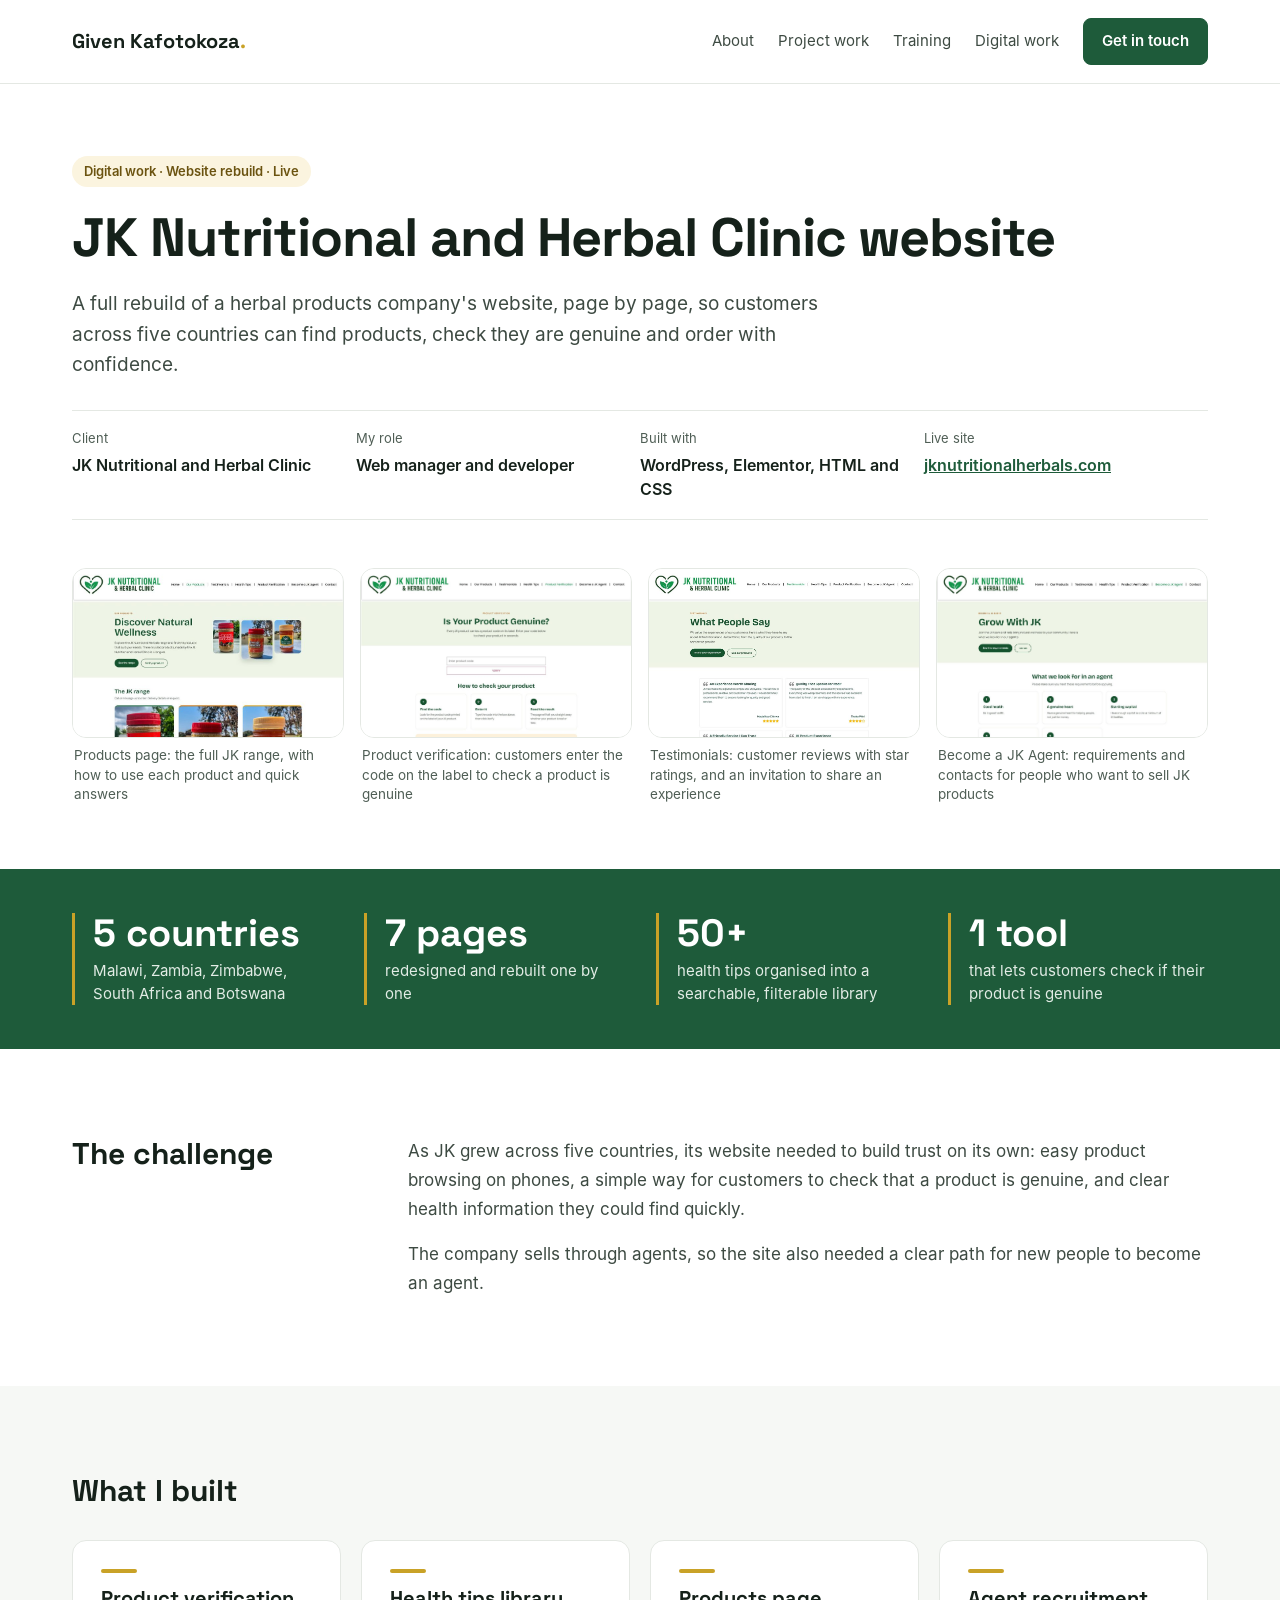
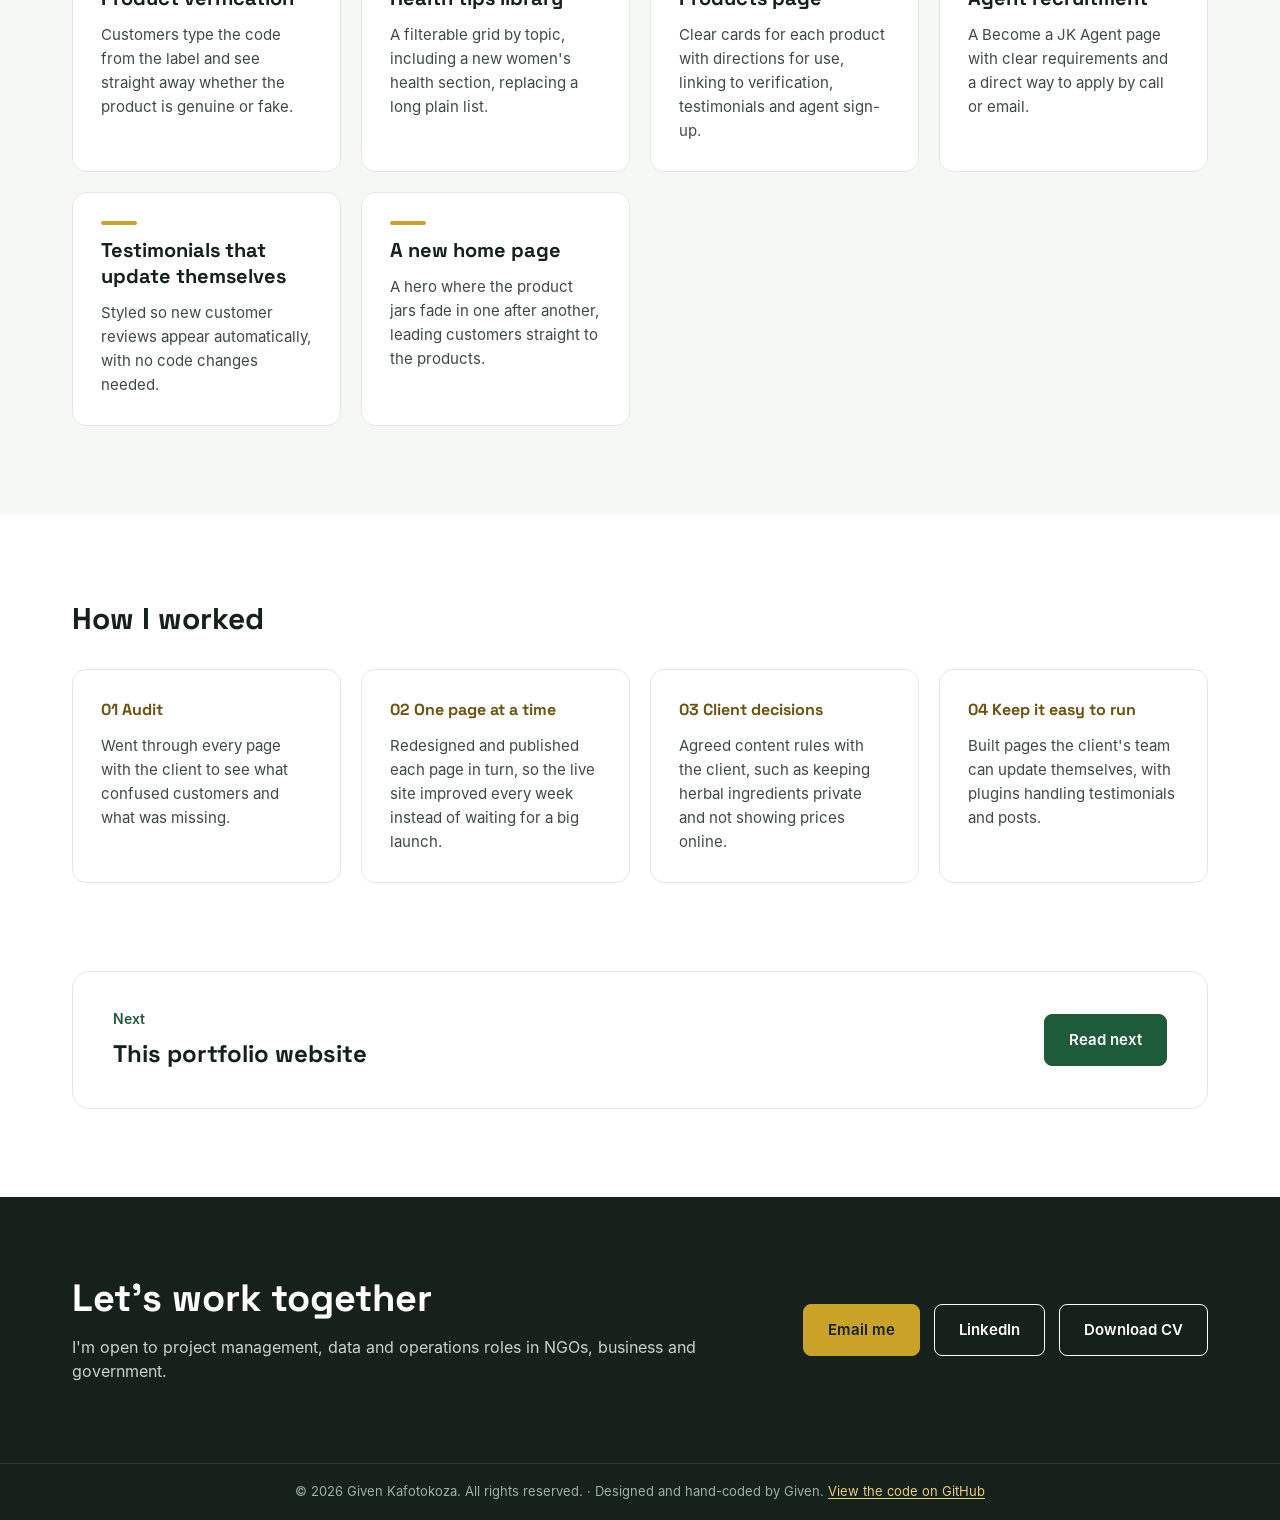
<file: jk.html>
<!DOCTYPE html>
<html lang="en">
<head>
  <meta charset="UTF-8">
  <link rel="icon" href="favicon.svg" type="image/svg+xml">
  <meta name="viewport" content="width=device-width, initial-scale=1.0">
  <title>JK Nutritional and Herbal Clinic website | Given Kafotokoza</title>
  <meta name="description" content="The JK Nutritional and Herbal Clinic website, built and managed by Given Kafotokoza, serving customers in five Southern African countries.">
  <meta name="author" content="Given Kafotokoza">
  <meta property="og:type" content="article">
  <meta property="og:title" content="JK Nutritional and Herbal Clinic website | Given Kafotokoza">
  <meta property="og:description" content="The JK Nutritional and Herbal Clinic website, built and managed by Given Kafotokoza, serving customers in five Southern African countries.">
  <meta name="twitter:card" content="summary_large_image">
  <link rel="canonical" href="https://kafotokozagiven-svg.github.io/jk">
  <meta property="og:url" content="https://kafotokozagiven-svg.github.io/jk">
  <meta property="og:image" content="https://kafotokozagiven-svg.github.io/images/jk-home.jpg">
  <link rel="stylesheet" href="styles.css">
</head>
<body>

<header class="site-header">
  <nav class="container nav">
    <a href="/" class="brand">Given Kafotokoza<span>.</span></a>
    <button class="nav-toggle" aria-label="Open menu" aria-expanded="false"><span></span><span></span><span></span></button>
    <div class="nav-links">
      <a href="/about">About</a>
      <a href="/#work">Project work</a>
      <a href="/training">Training</a>
      <a href="/#digital">Digital work</a>
      <a href="#contact" class="btn">Get in touch</a>
    </div>
  </nav>
</header>

<main>

  <section class="container" style="padding-top: 72px; padding-bottom: 48px;">
    <div class="stack" style="gap: 22px;">
      <span class="tag">Digital work · Website rebuild · Live</span>
      <h1>JK Nutritional and Herbal Clinic website</h1>
      <p class="lead">A full rebuild of a herbal products company's website, page by page, so customers across five countries can find products, check they are genuine and order with confidence.</p>
      <div class="meta">
        <div><span>Client</span><strong>JK Nutritional and Herbal Clinic</strong></div>
        <div><span>My role</span><strong>Web manager and developer</strong></div>
        <div><span>Built with</span><strong>WordPress, Elementor, HTML and CSS</strong></div>
        <div><span>Live site</span><strong><a href="https://jknutritionalherbals.com/" target="_blank" rel="noopener">jknutritionalherbals.com</a></strong></div>
      </div>
    </div>
  </section>

  <section class="container" style="padding-bottom: 64px;">
    <div class="photos shots">
      <figure class="photo"><img loading="lazy" src="images/jk-products.jpg" alt="Products page: the full JK range, with how to use each product and quick answers" onerror="this.remove()"><figcaption>Products page: the full JK range, with how to use each product and quick answers</figcaption></figure>
      <figure class="photo"><img loading="lazy" src="images/jk-verify.jpg" alt="Product verification: customers enter the code on the label to check a product is genuine" onerror="this.remove()"><figcaption>Product verification: customers enter the code on the label to check a product is genuine</figcaption></figure>
      <figure class="photo"><img loading="lazy" src="images/jk-testimonials.jpg" alt="Testimonials: customer reviews with star ratings, and an invitation to share an experience" onerror="this.remove()"><figcaption>Testimonials: customer reviews with star ratings, and an invitation to share an experience</figcaption></figure>
      <figure class="photo"><img loading="lazy" src="images/jk-agent.jpg" alt="Become a JK Agent: requirements and contacts for people who want to sell JK products" onerror="this.remove()"><figcaption>Become a JK Agent: requirements and contacts for people who want to sell JK products</figcaption></figure>
    </div>
  </section>

  <section class="stats">
    <div class="container stats-grid">
      <div class="stat"><span class="num">5 countries</span><span>Malawi, Zambia, Zimbabwe, South Africa and Botswana</span></div>
      <div class="stat"><span class="num">7 pages</span><span>redesigned and rebuilt one by one</span></div>
      <div class="stat"><span class="num">50+</span><span>health tips organised into a searchable, filterable library</span></div>
      <div class="stat"><span class="num">1 tool</span><span>that lets customers check if their product is genuine</span></div>
    </div>
  </section>

  <section class="container section">
    <div class="split">
      <div class="side"><h2 style="font-size: 30px;">The challenge</h2></div>
      <div class="main">
        <p>As JK grew across five countries, its website needed to build trust on its own: easy product browsing on phones, a simple way for customers to check that a product is genuine, and clear health information they could find quickly.</p>
        <p>The company sells through agents, so the site also needed a clear path for new people to become an agent.</p>
      </div>
    </div>
  </section>

  <section class="tint">
    <div class="container section">
      <h2 style="font-size: 30px; margin-bottom: 32px;">What I built</h2>
      <div class="grid">
        <div class="card"><span class="bar-mark"></span><h3>Product verification</h3><p>Customers type the code from the label and see straight away whether the product is genuine or fake.</p></div>
        <div class="card"><span class="bar-mark"></span><h3>Health tips library</h3><p>A filterable grid by topic, including a new women's health section, replacing a long plain list.</p></div>
        <div class="card"><span class="bar-mark"></span><h3>Products page</h3><p>Clear cards for each product with directions for use, linking to verification, testimonials and agent sign-up.</p></div>
        <div class="card"><span class="bar-mark"></span><h3>Agent recruitment</h3><p>A Become a JK Agent page with clear requirements and a direct way to apply by call or email.</p></div>
        <div class="card"><span class="bar-mark"></span><h3>Testimonials that update themselves</h3><p>Styled so new customer reviews appear automatically, with no code changes needed.</p></div>
        <div class="card"><span class="bar-mark"></span><h3>A new home page</h3><p>A hero where the product jars fade in one after another, leading customers straight to the products.</p></div>
      </div>
    </div>
  </section>

  <section class="container section">
    <h2 style="font-size: 30px; margin-bottom: 32px;">How I worked</h2>
    <div class="grid">
      <div class="card"><span class="step-no">01 Audit</span><p>Went through every page with the client to see what confused customers and what was missing.</p></div>
      <div class="card"><span class="step-no">02 One page at a time</span><p>Redesigned and published each page in turn, so the live site improved every week instead of waiting for a big launch.</p></div>
      <div class="card"><span class="step-no">03 Client decisions</span><p>Agreed content rules with the client, such as keeping herbal ingredients private and not showing prices online.</p></div>
      <div class="card"><span class="step-no">04 Keep it easy to run</span><p>Built pages the client's team can update themselves, with plugins handling testimonials and posts.</p></div>
    </div>
  </section>

  <section class="container" style="padding-bottom: 88px;">
    <div class="next">
      <div class="stack" style="gap: 6px;"><span class="small" style="font-weight: 600; color: var(--green);">Next</span><strong>This portfolio website</strong></div>
      <a href="/portfolio" class="btn">Read next</a>
    </div>
  </section>

</main>

<footer id="contact" class="footer">
  <div class="container inner">
    <div class="stack" style="flex: 1 1 520px; min-width: 0; gap: 14px;">
      <h2 style="font-size: 38px;">Let's work together</h2>
      <p>I'm open to project management, data and operations roles in NGOs, business and government.</p>
    </div>
    <div class="btn-row">
      <a href="mailto:kafotokozagiven@gmail.com" class="btn btn-gold">Email me</a>
      <a href="https://www.linkedin.com/in/given-kafotokoza" class="btn btn-outline" target="_blank" rel="noopener">LinkedIn</a>
      <a href="cv.pdf" class="btn btn-outline" target="_blank" rel="noopener">Download CV</a>
    </div>
  </div>
  <p class="copy">© 2026 Given Kafotokoza. All rights reserved. · Designed and hand-coded by Given. <a href="https://github.com/kafotokozagiven-svg/kafotokozagiven-svg.github.io" target="_blank" rel="noopener">View the code on GitHub</a></p>
</footer>

  <script src="lightbox.js"></script>
<script src="nav.js"></script>
<script data-goatcounter="https://givenkafotokoza.goatcounter.com/count" async src="https://gc.zgo.at/count.js"></script>
</body>
</html>
</file>
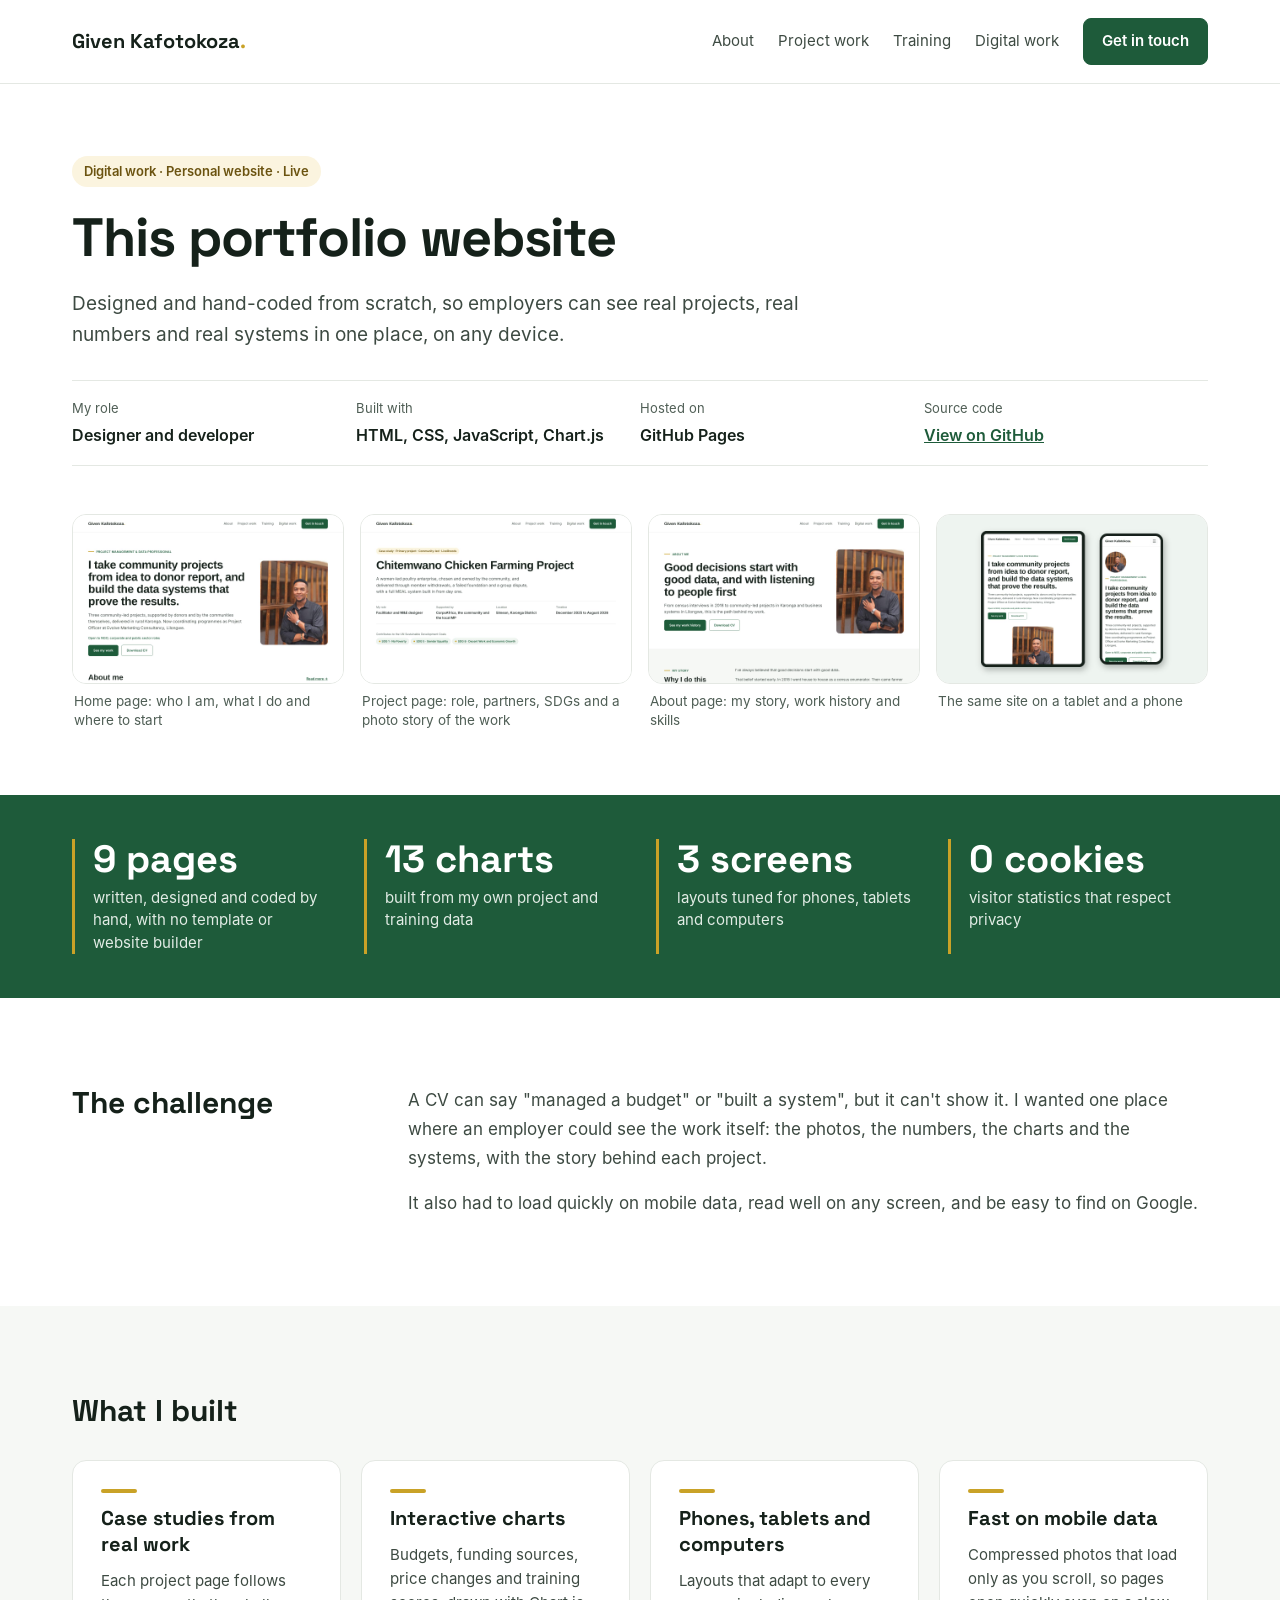
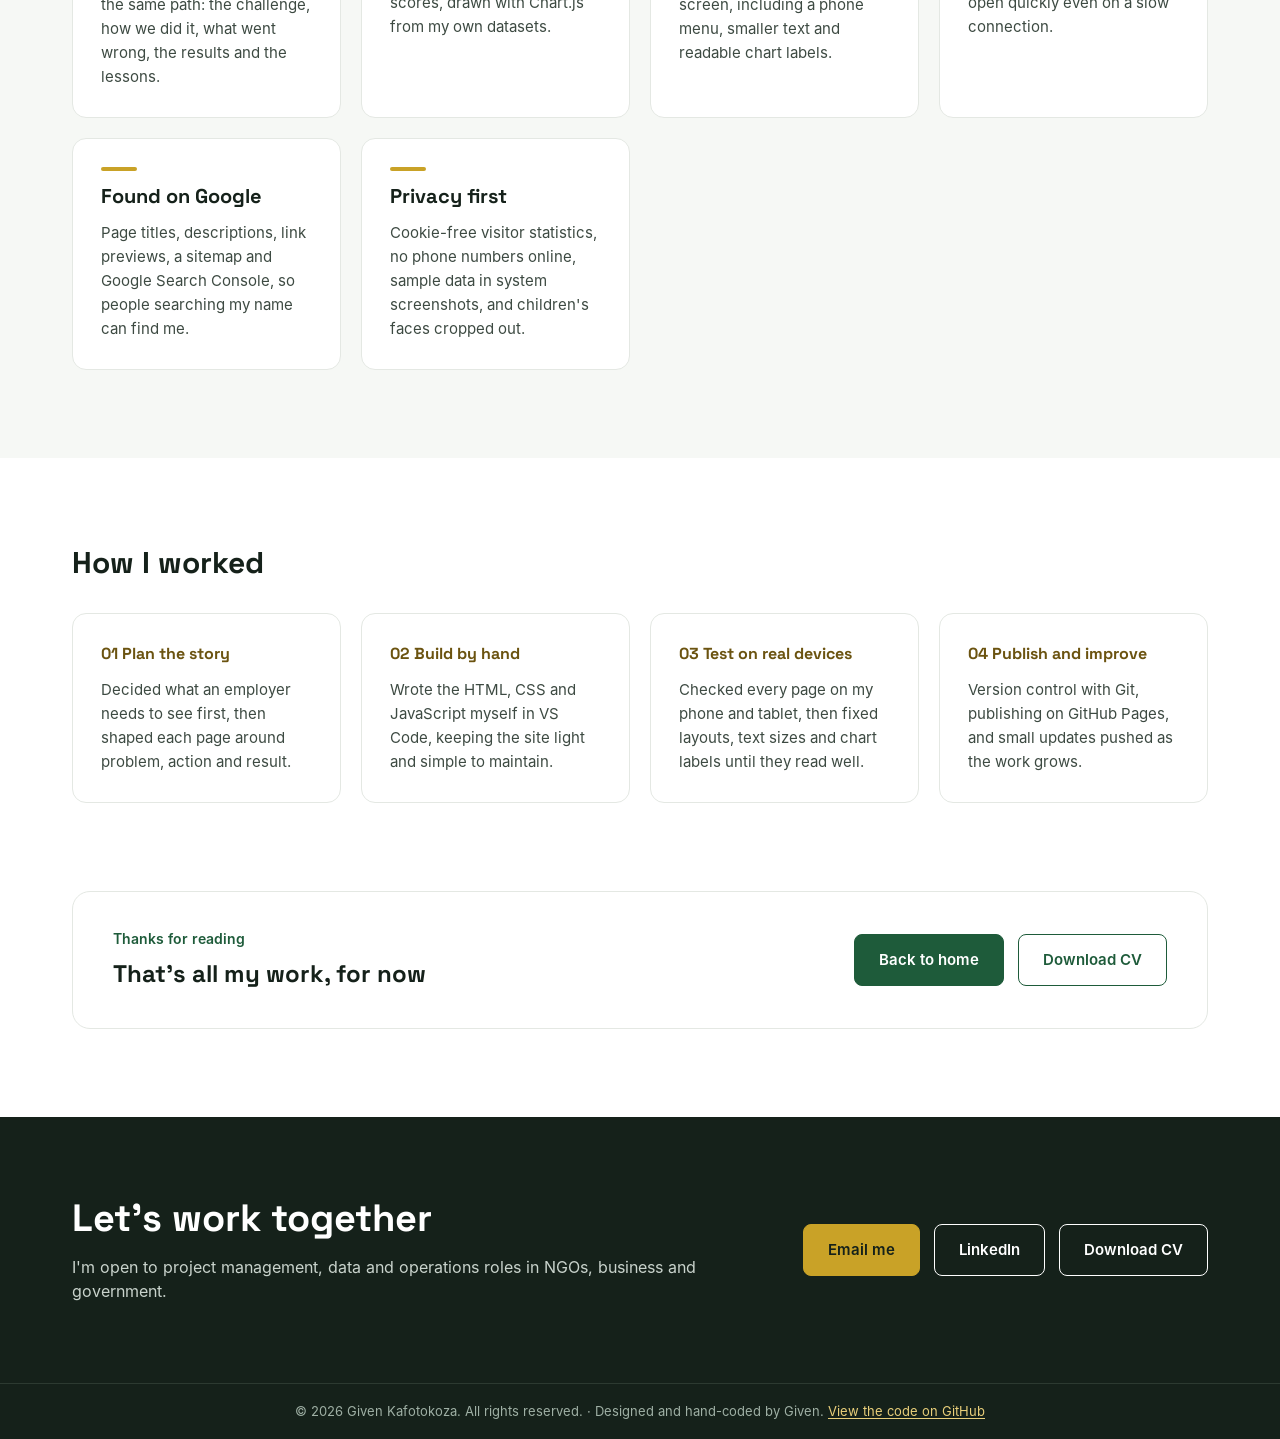
<file: portfolio.html>
<!DOCTYPE html>
<html lang="en">
<head>
  <meta charset="UTF-8">
  <link rel="icon" href="favicon.svg" type="image/svg+xml">
  <meta name="viewport" content="width=device-width, initial-scale=1.0">
  <title>This portfolio website | Given Kafotokoza</title>
  <meta name="description" content="Given Kafotokoza's portfolio website, designed and hand-coded from scratch in HTML, CSS and JavaScript, with interactive charts, mobile layouts and Google-ready setup.">
  <meta name="author" content="Given Kafotokoza">
  <meta property="og:type" content="article">
  <meta property="og:title" content="This portfolio website | Given Kafotokoza">
  <meta property="og:description" content="Given Kafotokoza's portfolio website, designed and hand-coded from scratch in HTML, CSS and JavaScript, with interactive charts, mobile layouts and Google-ready setup.">
  <meta name="twitter:card" content="summary_large_image">
  <link rel="canonical" href="https://kafotokozagiven-svg.github.io/portfolio">
  <meta property="og:url" content="https://kafotokozagiven-svg.github.io/portfolio">
  <meta property="og:image" content="https://kafotokozagiven-svg.github.io/images/portfolio-home.jpg">
  <link rel="stylesheet" href="styles.css">
</head>
<body>

<header class="site-header">
  <nav class="container nav">
    <a href="/" class="brand">Given Kafotokoza<span>.</span></a>
    <button class="nav-toggle" aria-label="Open menu" aria-expanded="false"><span></span><span></span><span></span></button>
    <div class="nav-links">
      <a href="/about">About</a>
      <a href="/#work">Project work</a>
      <a href="/training">Training</a>
      <a href="/#digital">Digital work</a>
      <a href="#contact" class="btn">Get in touch</a>
    </div>
  </nav>
</header>

<main>

  <section class="container" style="padding-top: 72px; padding-bottom: 48px;">
    <div class="stack" style="gap: 22px;">
      <span class="tag">Digital work · Personal website · Live</span>
      <h1>This portfolio website</h1>
      <p class="lead">Designed and hand-coded from scratch, so employers can see real projects, real numbers and real systems in one place, on any device.</p>
      <div class="meta">
        <div><span>My role</span><strong>Designer and developer</strong></div>
        <div><span>Built with</span><strong>HTML, CSS, JavaScript, Chart.js</strong></div>
        <div><span>Hosted on</span><strong>GitHub Pages</strong></div>
        <div><span>Source code</span><strong><a href="https://github.com/kafotokozagiven-svg/kafotokozagiven-svg.github.io" target="_blank" rel="noopener">View on GitHub</a></strong></div>
      </div>
    </div>
  </section>

  <section class="container" style="padding-bottom: 64px;">
    <div class="photos shots">
      <figure class="photo"><img loading="lazy" src="images/portfolio-home.jpg" alt="Home page: who I am, what I do and where to start" onerror="this.remove()"><figcaption>Home page: who I am, what I do and where to start</figcaption></figure>
      <figure class="photo"><img loading="lazy" src="images/portfolio-project.jpg" alt="Project page: role, partners, SDGs and a photo story of the work" onerror="this.remove()"><figcaption>Project page: role, partners, SDGs and a photo story of the work</figcaption></figure>
      <figure class="photo"><img loading="lazy" src="images/portfolio-about.jpg" alt="About page: my story, work history and skills" onerror="this.remove()"><figcaption>About page: my story, work history and skills</figcaption></figure>
      <figure class="photo"><img loading="lazy" src="images/portfolio-devices.jpg" alt="The same site on a tablet and a phone" onerror="this.remove()"><figcaption>The same site on a tablet and a phone</figcaption></figure>
    </div>
  </section>

  <section class="stats">
    <div class="container stats-grid">
      <div class="stat"><span class="num">9 pages</span><span>written, designed and coded by hand, with no template or website builder</span></div>
      <div class="stat"><span class="num">13 charts</span><span>built from my own project and training data</span></div>
      <div class="stat"><span class="num">3 screens</span><span>layouts tuned for phones, tablets and computers</span></div>
      <div class="stat"><span class="num">0 cookies</span><span>visitor statistics that respect privacy</span></div>
    </div>
  </section>

  <section class="container section">
    <div class="split">
      <div class="side"><h2 style="font-size: 30px;">The challenge</h2></div>
      <div class="main">
        <p>A CV can say "managed a budget" or "built a system", but it can't show it. I wanted one place where an employer could see the work itself: the photos, the numbers, the charts and the systems, with the story behind each project.</p>
        <p>It also had to load quickly on mobile data, read well on any screen, and be easy to find on Google.</p>
      </div>
    </div>
  </section>

  <section class="tint">
    <div class="container section">
      <h2 style="font-size: 30px; margin-bottom: 32px;">What I built</h2>
      <div class="grid">
        <div class="card"><span class="bar-mark"></span><h3>Case studies from real work</h3><p>Each project page follows the same path: the challenge, how we did it, what went wrong, the results and the lessons.</p></div>
        <div class="card"><span class="bar-mark"></span><h3>Interactive charts</h3><p>Budgets, funding sources, price changes and training scores, drawn with Chart.js from my own datasets.</p></div>
        <div class="card"><span class="bar-mark"></span><h3>Phones, tablets and computers</h3><p>Layouts that adapt to every screen, including a phone menu, smaller text and readable chart labels.</p></div>
        <div class="card"><span class="bar-mark"></span><h3>Fast on mobile data</h3><p>Compressed photos that load only as you scroll, so pages open quickly even on a slow connection.</p></div>
        <div class="card"><span class="bar-mark"></span><h3>Found on Google</h3><p>Page titles, descriptions, link previews, a sitemap and Google Search Console, so people searching my name can find me.</p></div>
        <div class="card"><span class="bar-mark"></span><h3>Privacy first</h3><p>Cookie-free visitor statistics, no phone numbers online, sample data in system screenshots, and children's faces cropped out.</p></div>
      </div>
    </div>
  </section>

  <section class="container section">
    <h2 style="font-size: 30px; margin-bottom: 32px;">How I worked</h2>
    <div class="grid">
      <div class="card"><span class="step-no">01 Plan the story</span><p>Decided what an employer needs to see first, then shaped each page around problem, action and result.</p></div>
      <div class="card"><span class="step-no">02 Build by hand</span><p>Wrote the HTML, CSS and JavaScript myself in VS Code, keeping the site light and simple to maintain.</p></div>
      <div class="card"><span class="step-no">03 Test on real devices</span><p>Checked every page on my phone and tablet, then fixed layouts, text sizes and chart labels until they read well.</p></div>
      <div class="card"><span class="step-no">04 Publish and improve</span><p>Version control with Git, publishing on GitHub Pages, and small updates pushed as the work grows.</p></div>
    </div>
  </section>

  <section class="container" style="padding-bottom: 88px;">
    <div class="next">
      <div class="stack" style="gap: 6px;"><span class="small" style="font-weight: 600; color: var(--green);">Thanks for reading</span><strong>That's all my work, for now</strong></div>
      <div class="btn-row">
        <a href="/" class="btn">Back to home</a>
        <a href="cv.pdf" class="btn btn-outline" target="_blank" rel="noopener">Download CV</a>
      </div>
    </div>
  </section>

</main>

<footer id="contact" class="footer">
  <div class="container inner">
    <div class="stack" style="flex: 1 1 520px; min-width: 0; gap: 14px;">
      <h2 style="font-size: 38px;">Let's work together</h2>
      <p>I'm open to project management, data and operations roles in NGOs, business and government.</p>
    </div>
    <div class="btn-row">
      <a href="mailto:kafotokozagiven@gmail.com" class="btn btn-gold">Email me</a>
      <a href="https://www.linkedin.com/in/given-kafotokoza" class="btn btn-outline" target="_blank" rel="noopener">LinkedIn</a>
      <a href="cv.pdf" class="btn btn-outline" target="_blank" rel="noopener">Download CV</a>
    </div>
  </div>
  <p class="copy">© 2026 Given Kafotokoza. All rights reserved. · Designed and hand-coded by Given. <a href="https://github.com/kafotokozagiven-svg/kafotokozagiven-svg.github.io" target="_blank" rel="noopener">View the code on GitHub</a></p>
</footer>

  <script src="lightbox.js"></script>
<script src="nav.js"></script>
<script data-goatcounter="https://givenkafotokoza.goatcounter.com/count" async src="https://gc.zgo.at/count.js"></script>
</body>
</html>
</file>
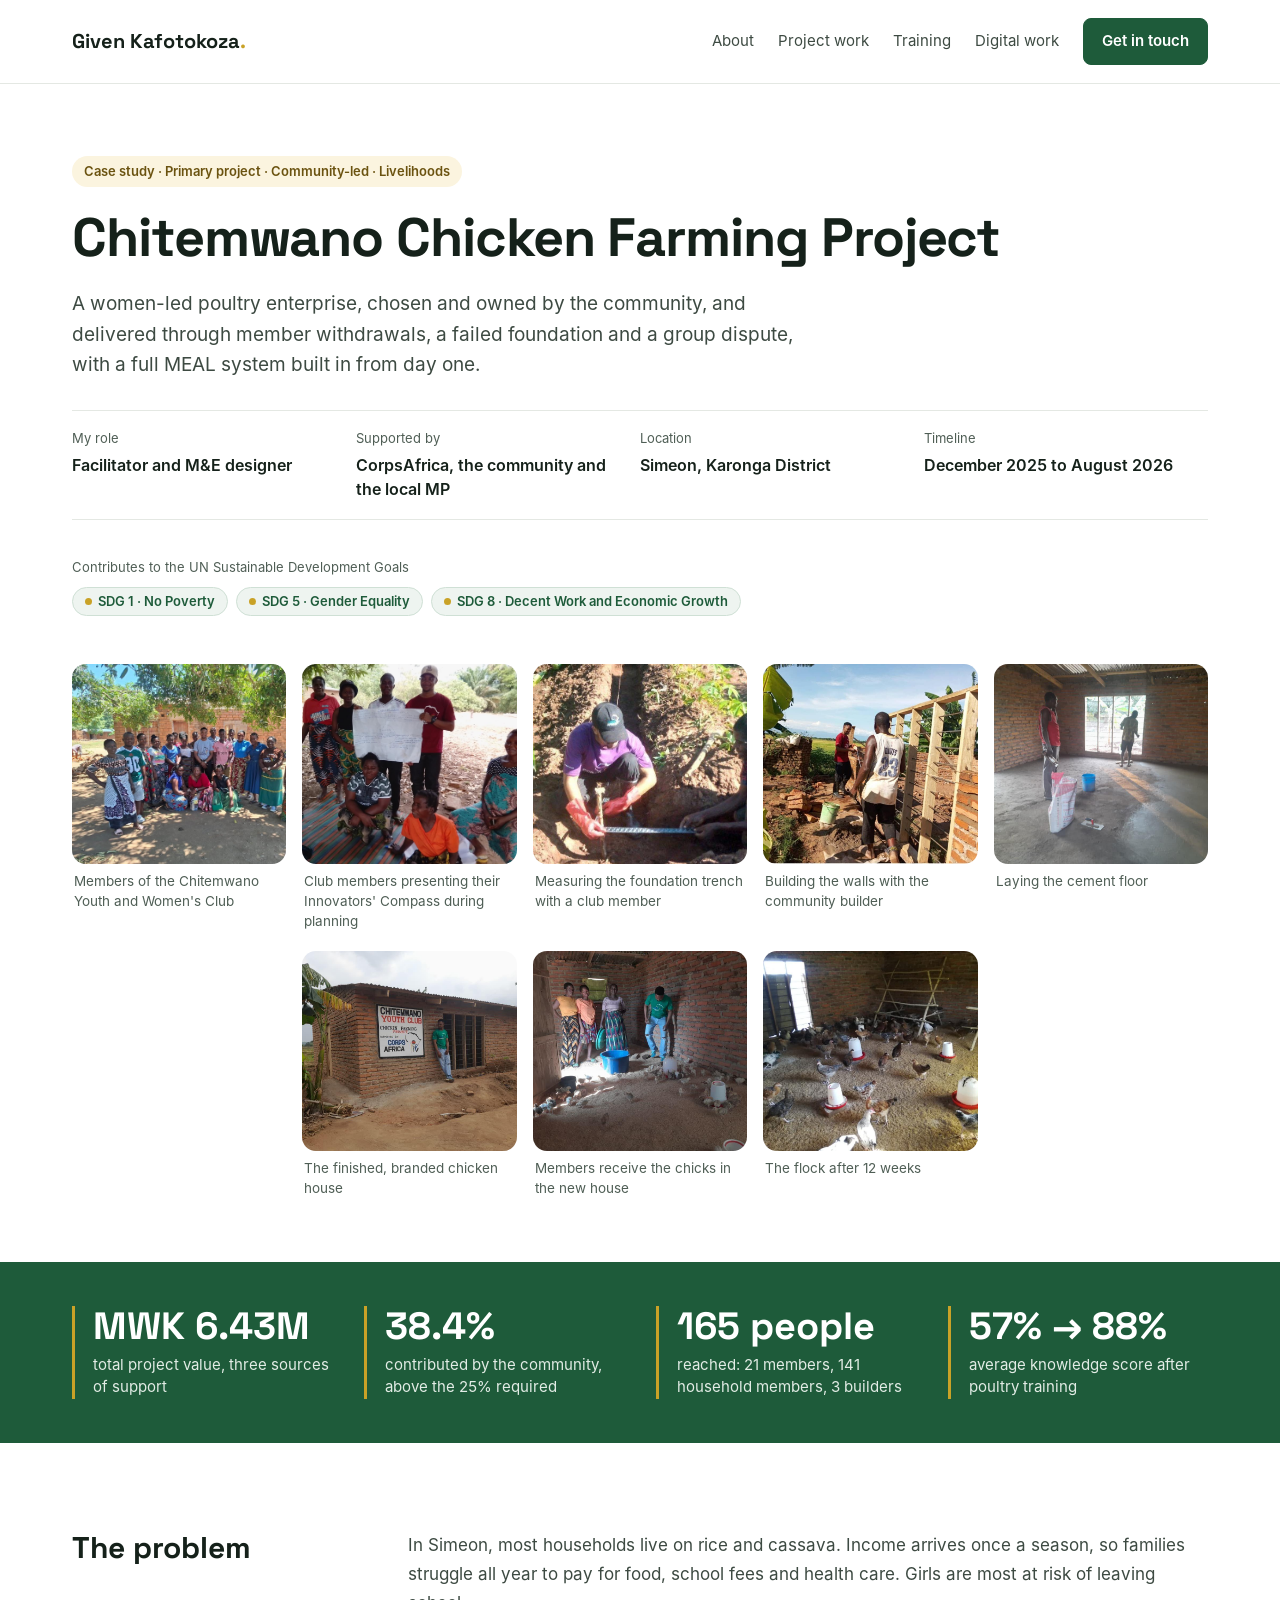
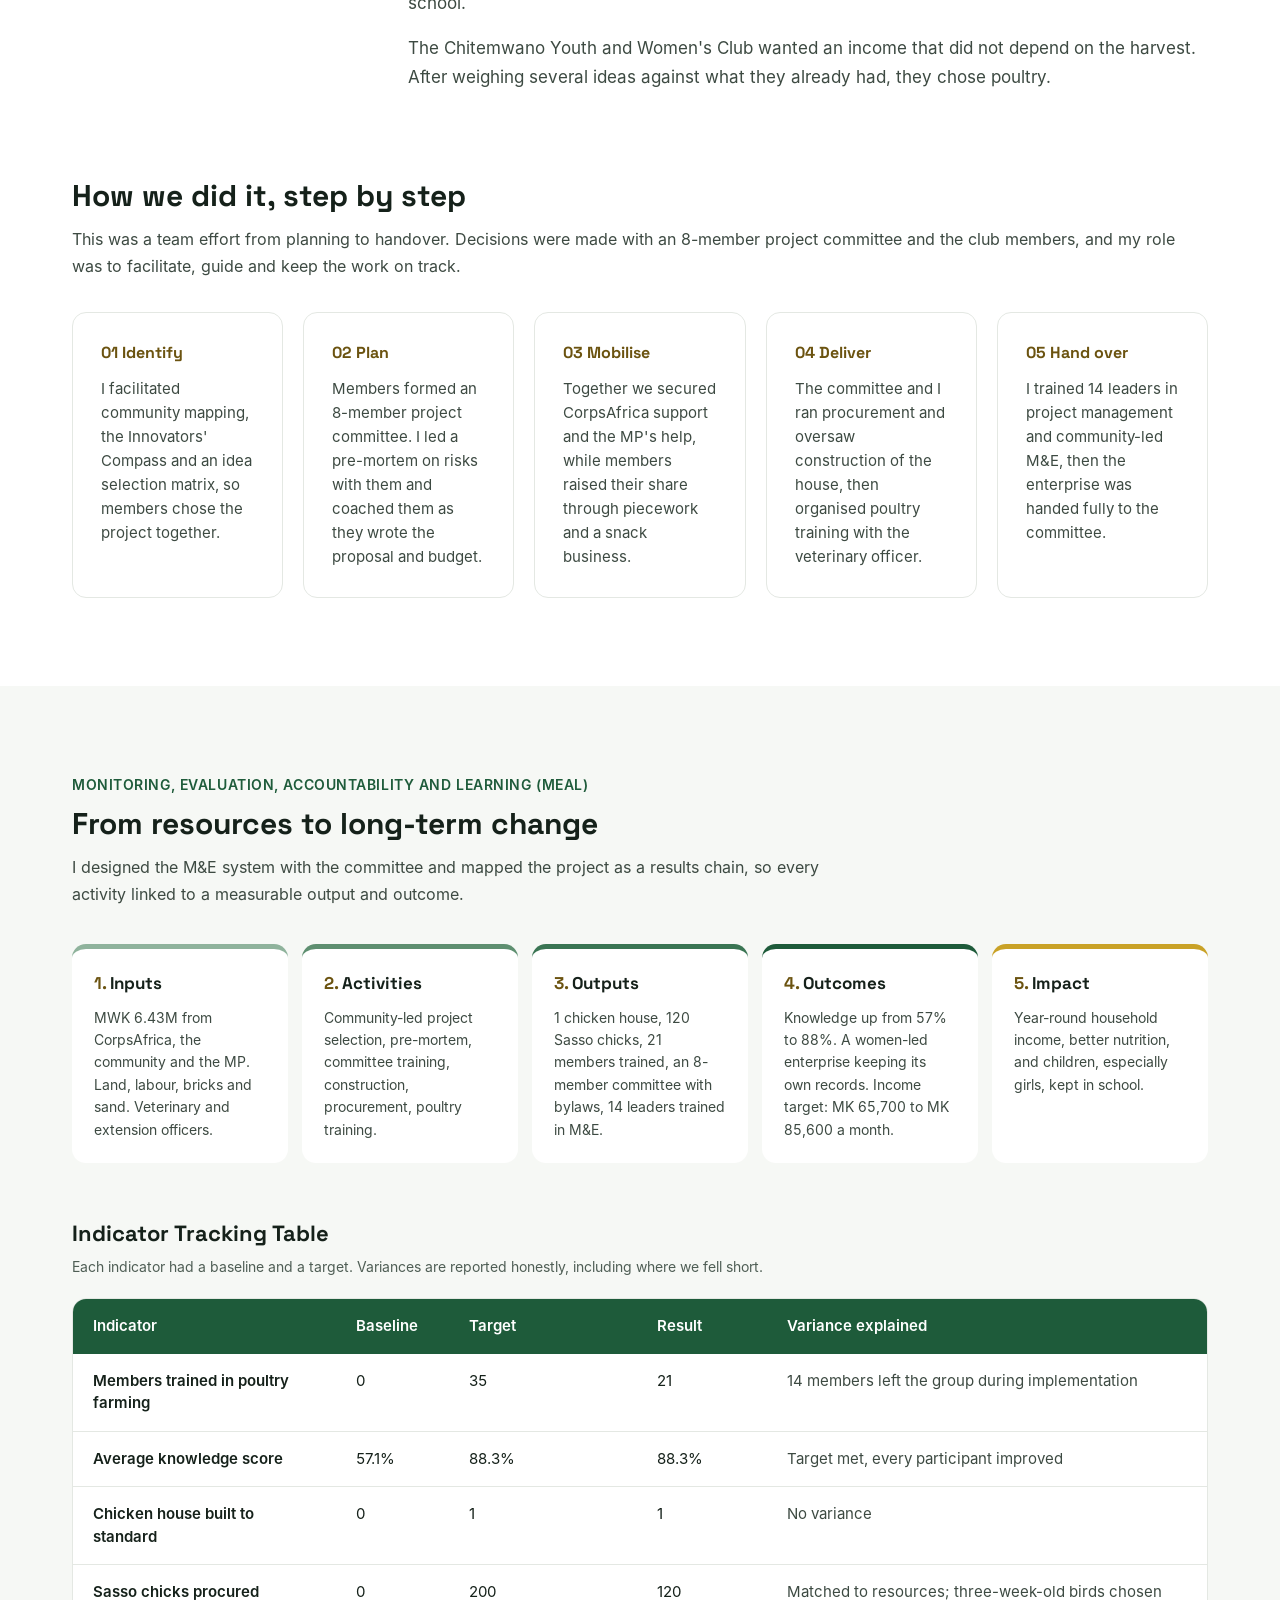
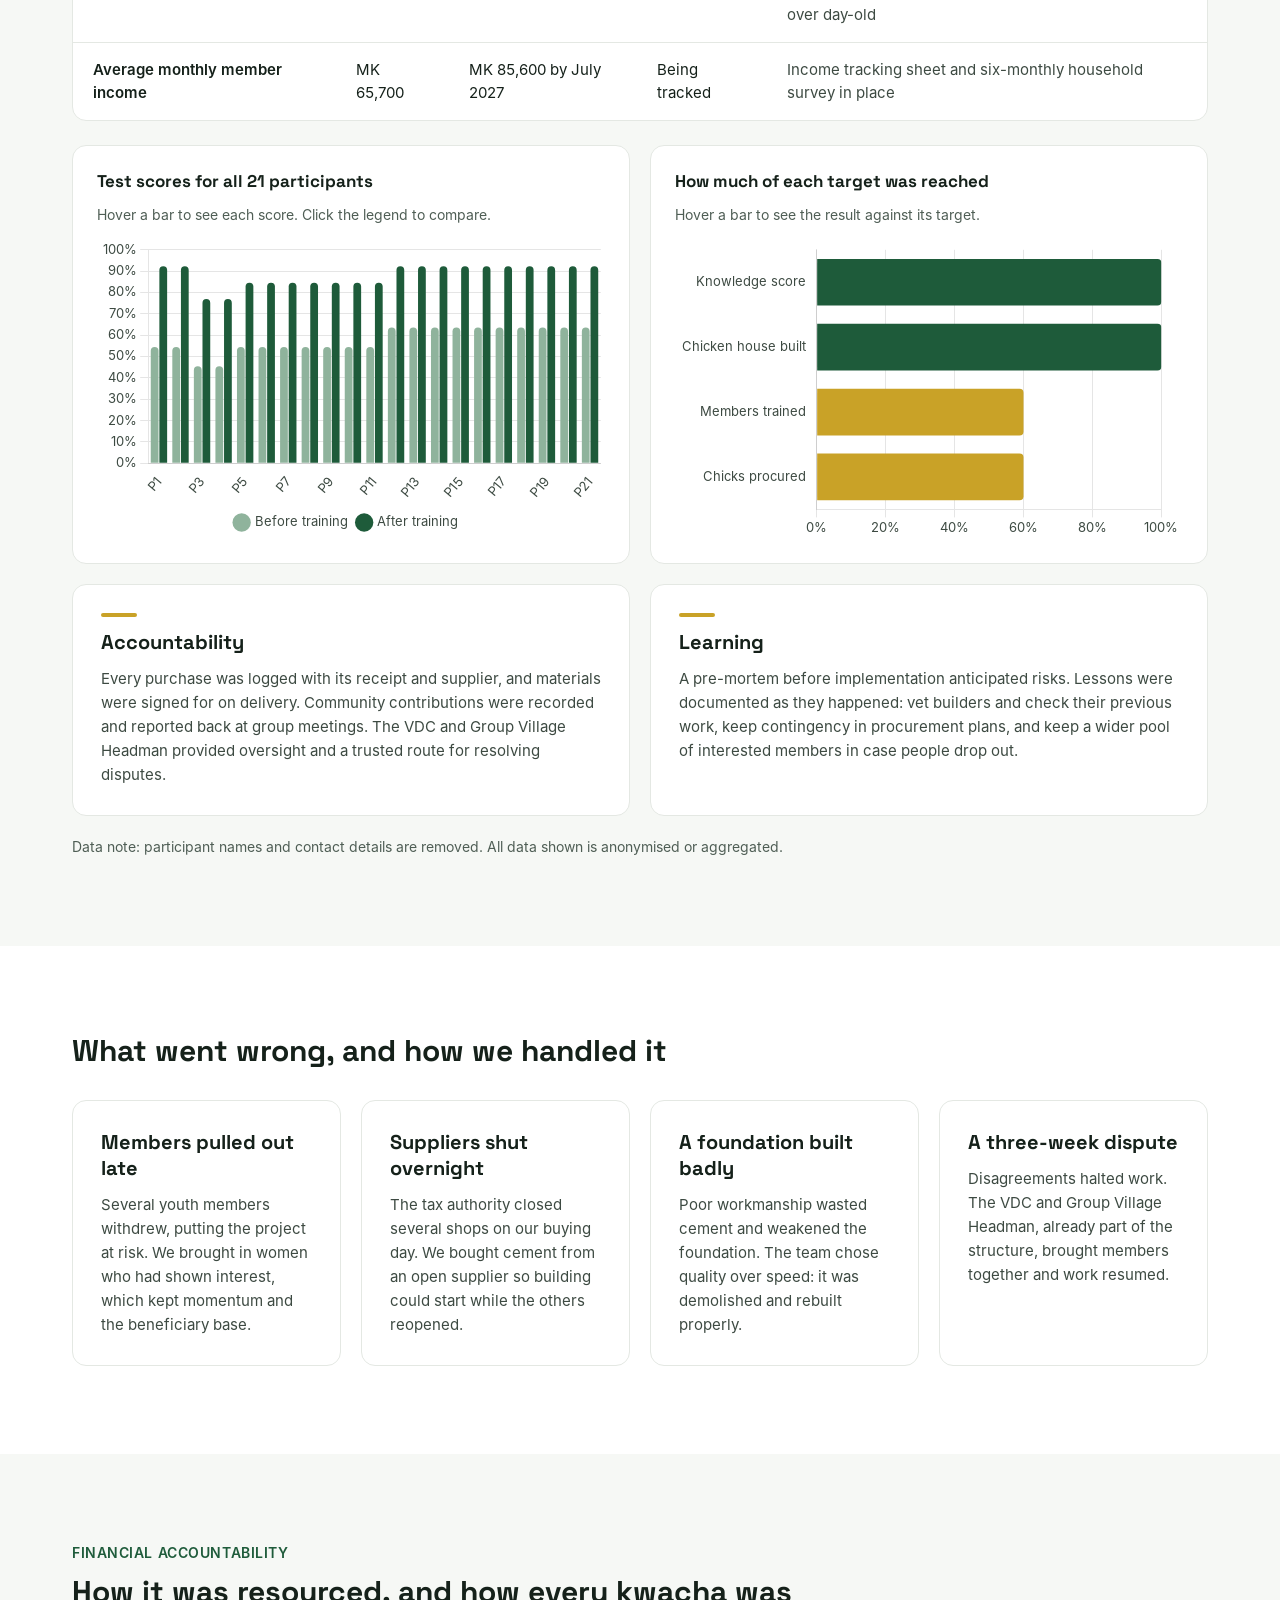
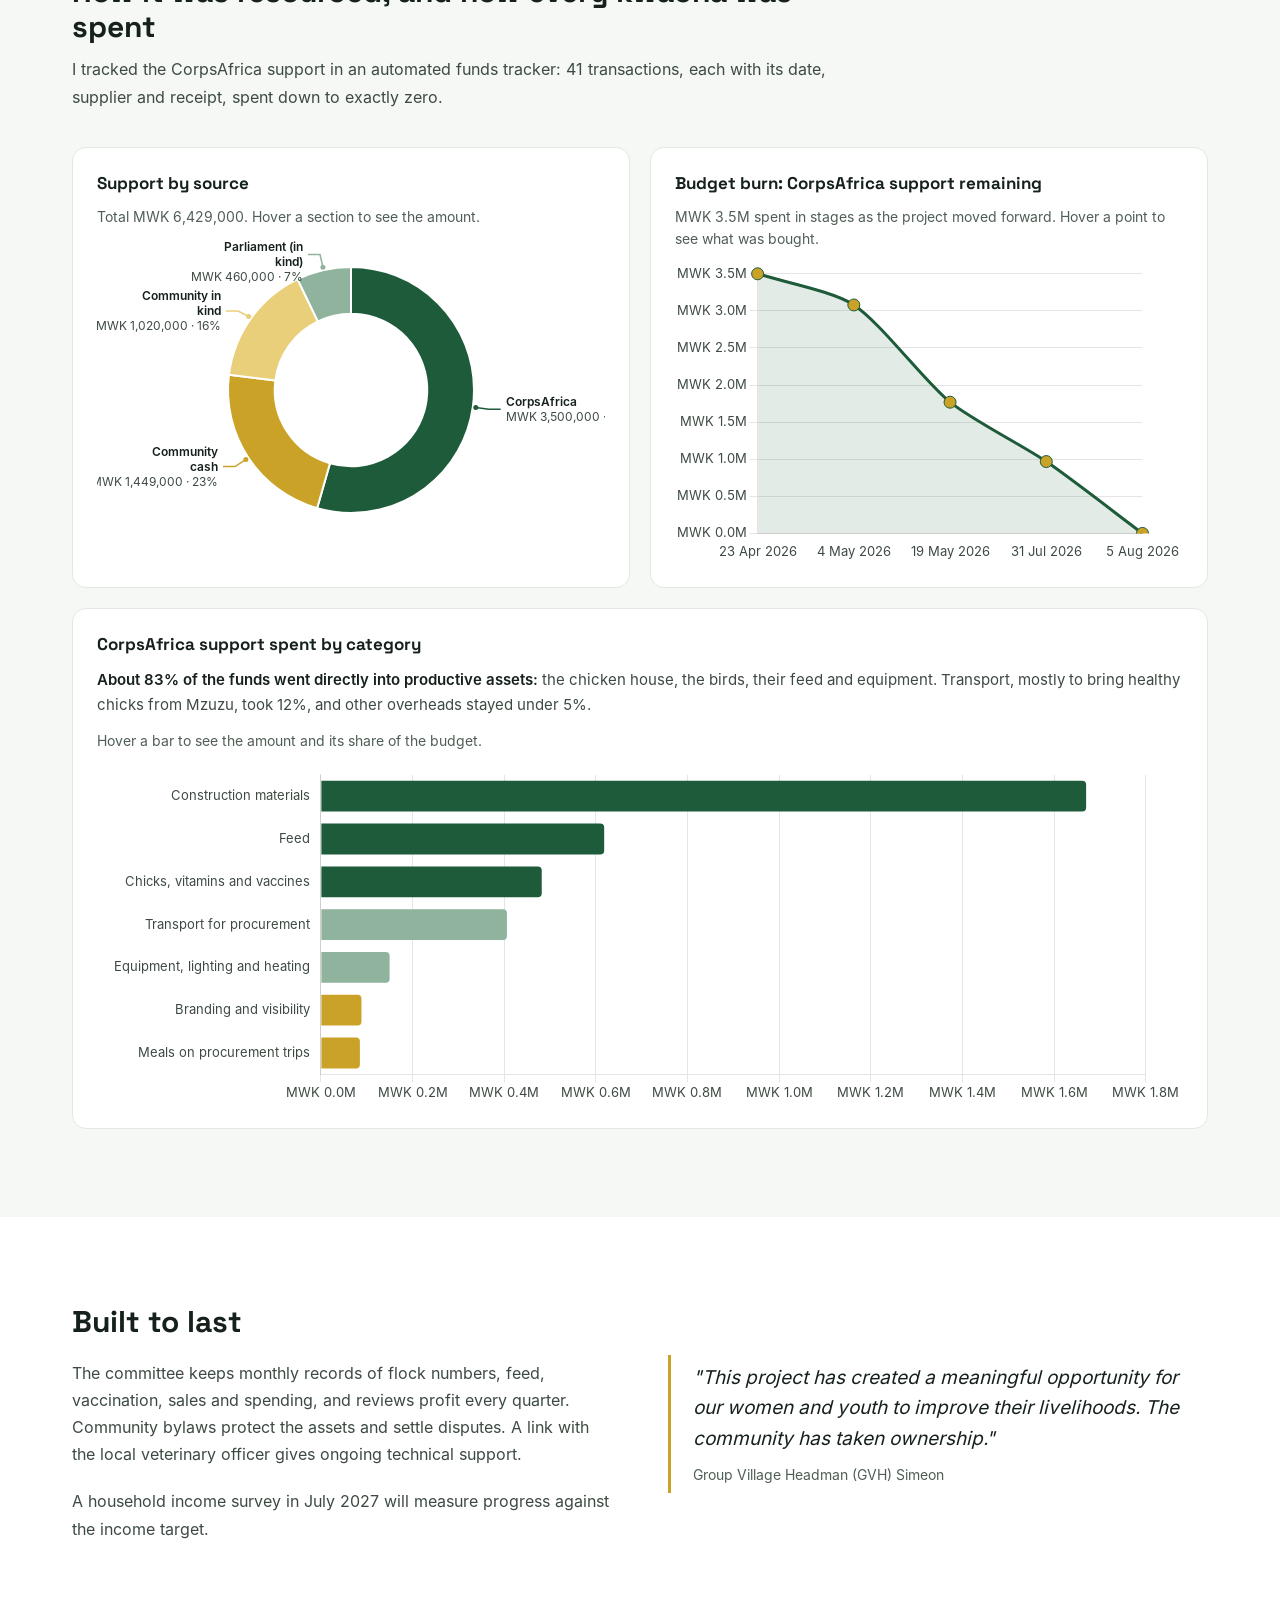
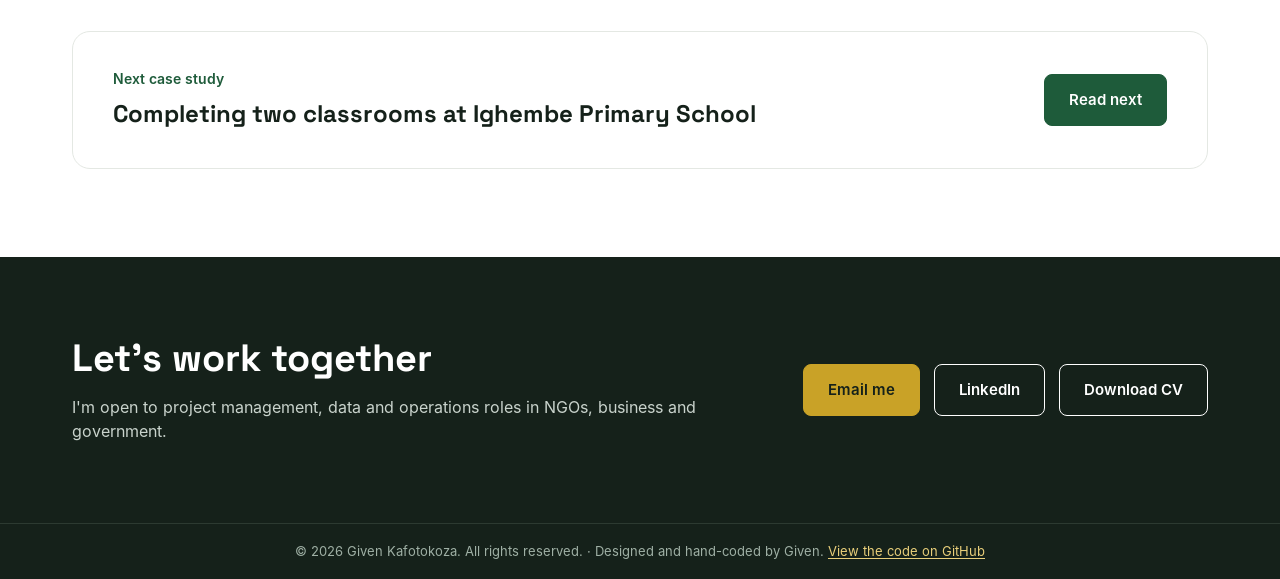
<file: poultry.html>
<!DOCTYPE html>
<html lang="en">
<head>
  <meta charset="UTF-8">
  <link rel="icon" href="favicon.svg" type="image/svg+xml">
  <meta name="viewport" content="width=device-width, initial-scale=1.0">
  <title>Chitemwano Chicken Farming Project | Given Kafotokoza</title>
  <meta name="description" content="How a women-led poultry enterprise in Karonga, Malawi was planned, delivered and monitored: results chain, indicator tracking, budget burn and lessons learned.">
  <meta name="author" content="Given Kafotokoza">
  <meta property="og:type" content="article">
  <meta property="og:title" content="Chitemwano Chicken Farming Project | Given Kafotokoza">
  <meta property="og:description" content="How a women-led poultry enterprise in Karonga, Malawi was planned, delivered and monitored: results chain, indicator tracking, budget burn and lessons learned.">
  <meta name="twitter:card" content="summary_large_image">
  <link rel="canonical" href="https://kafotokozagiven-svg.github.io/poultry">
  <meta property="og:url" content="https://kafotokozagiven-svg.github.io/poultry">
  <meta property="og:image" content="https://kafotokozagiven-svg.github.io/images/poultry-3.jpg">
  <link rel="stylesheet" href="styles.css">
</head>
<body>

<header class="site-header">
  <nav class="container nav">
    <a href="/" class="brand">Given Kafotokoza<span>.</span></a>
    <button class="nav-toggle" aria-label="Open menu" aria-expanded="false"><span></span><span></span><span></span></button>
    <div class="nav-links">
      <a href="/about">About</a>
      <a href="/#work">Project work</a>
      <a href="/training">Training</a>
      <a href="/#digital">Digital work</a>
      <a href="#contact" class="btn">Get in touch</a>
    </div>
  </nav>
</header>

<main>

  <section class="container" style="padding-top: 72px; padding-bottom: 48px;">
    <div class="stack" style="gap: 22px;">
      <span class="tag">Case study · Primary project · Community-led · Livelihoods</span>
      <h1>Chitemwano Chicken Farming Project</h1>
      <p class="lead">A women-led poultry enterprise, chosen and owned by the community, and delivered through member withdrawals, a failed foundation and a group dispute, with a full MEAL system built in from day one.</p>
      <div class="meta">
        <div><span>My role</span><strong>Facilitator and M&amp;E designer</strong></div>
        <div><span>Supported by</span><strong>CorpsAfrica, the community and the local MP</strong></div>
        <div><span>Location</span><strong>Simeon, Karonga District</strong></div>
        <div><span>Timeline</span><strong>December 2025 to August 2026</strong></div>
      </div>
      <div class="sdgs"><span class="sdg-label">Contributes to the UN Sustainable Development Goals</span><span class="sdg">SDG 1 · No Poverty</span><span class="sdg">SDG 5 · Gender Equality</span><span class="sdg">SDG 8 · Decent Work and Economic Growth</span></div>
    </div>
  </section>

  <section class="container" style="padding-bottom: 64px;">
    <div class="photos">
      <figure class="photo"><img loading="lazy" src="images/poultry-9.jpg" alt="Members of the Chitemwano Youth and Women's Club" onerror="this.remove()"><figcaption>Members of the Chitemwano Youth and Women's Club</figcaption></figure>
      <figure class="photo"><img loading="lazy" src="images/poultry-1.jpg" alt="Club members presenting their Innovators' Compass during planning" onerror="this.remove()"><figcaption>Club members presenting their Innovators' Compass during planning</figcaption></figure>
      <figure class="photo"><img loading="lazy" src="images/poultry-2.jpg" alt="Measuring the foundation trench with a club member" onerror="this.remove()"><figcaption>Measuring the foundation trench with a club member</figcaption></figure>
      <figure class="photo"><img loading="lazy" src="images/poultry-5.jpg" alt="Building the walls with the community builder" onerror="this.remove()"><figcaption>Building the walls with the community builder</figcaption></figure>
      <figure class="photo"><img loading="lazy" src="images/poultry-7.jpg" alt="Laying the cement floor" onerror="this.remove()"><figcaption>Laying the cement floor</figcaption></figure>
      <figure class="photo"><img loading="lazy" src="images/poultry-3.jpg" alt="The finished, branded chicken house" onerror="this.remove()"><figcaption>The finished, branded chicken house</figcaption></figure>
      <figure class="photo"><img loading="lazy" src="images/poultry-4.jpg" alt="Members receive the chicks in the new house" onerror="this.remove()"><figcaption>Members receive the chicks in the new house</figcaption></figure>
      <figure class="photo"><img loading="lazy" src="images/poultry-8.jpg" alt="The flock after 12 weeks" onerror="this.remove()"><figcaption>The flock after 12 weeks</figcaption></figure>
    </div>
  </section>

  <section class="stats">
    <div class="container stats-grid">
      <div class="stat"><span class="num">MWK 6.43M</span><span>total project value, three sources of support</span></div>
      <div class="stat"><span class="num">38.4%</span><span>contributed by the community, above the 25% required</span></div>
      <div class="stat"><span class="num">165 people</span><span>reached: 21 members, 141 household members, 3 builders</span></div>
      <div class="stat"><span class="num">57% → 88%</span><span>average knowledge score after poultry training</span></div>
    </div>
  </section>

  <section class="container section">
    <div class="split">
      <div class="side"><h2 style="font-size: 30px;">The problem</h2></div>
      <div class="main">
        <p>In Simeon, most households live on rice and cassava. Income arrives once a season, so families struggle all year to pay for food, school fees and health care. Girls are most at risk of leaving school.</p>
        <p>The Chitemwano Youth and Women's Club wanted an income that did not depend on the harvest. After weighing several ideas against what they already had, they chose poultry.</p>
      </div>
    </div>
  </section>

  <section class="container" style="padding-bottom: 88px;">
    <h2 style="font-size: 30px; margin-bottom: 12px;">How we did it, step by step</h2>
    <p class="body" style="margin-bottom: 32px;">This was a team effort from planning to handover. Decisions were made with an 8-member project committee and the club members, and my role was to facilitate, guide and keep the work on track.</p>
    <div class="grid" style="grid-template-columns: repeat(auto-fit, minmax(200px, 1fr));">
      <div class="card"><span class="step-no">01 Identify</span><p>I facilitated community mapping, the Innovators' Compass and an idea selection matrix, so members chose the project together.</p></div>
      <div class="card"><span class="step-no">02 Plan</span><p>Members formed an 8-member project committee. I led a pre-mortem on risks with them and coached them as they wrote the proposal and budget.</p></div>
      <div class="card"><span class="step-no">03 Mobilise</span><p>Together we secured CorpsAfrica support and the MP's help, while members raised their share through piecework and a snack business.</p></div>
      <div class="card"><span class="step-no">04 Deliver</span><p>The committee and I ran procurement and oversaw construction of the house, then organised poultry training with the veterinary officer.</p></div>
      <div class="card"><span class="step-no">05 Hand over</span><p>I trained 14 leaders in project management and community-led M&amp;E, then the enterprise was handed fully to the committee.</p></div>
    </div>
  </section>

  <!-- MEAL -->
  <section class="tint">
    <div class="container section">
      <div class="head">
        <p class="eyebrow">Monitoring, Evaluation, Accountability and Learning (MEAL)</p>
        <h2 style="font-size: 30px;">From resources to long-term change</h2>
        <p class="body">I designed the M&amp;E system with the committee and mapped the project as a results chain, so every activity linked to a measurable output and outcome.</p>
      </div>

      <div class="chain">
        <div class="chain-step"><span class="chain-label">Inputs</span><p>MWK 6.43M from CorpsAfrica, the community and the MP. Land, labour, bricks and sand. Veterinary and extension officers.</p></div>
        <div class="chain-step"><span class="chain-label">Activities</span><p>Community-led project selection, pre-mortem, committee training, construction, procurement, poultry training.</p></div>
        <div class="chain-step"><span class="chain-label">Outputs</span><p>1 chicken house, 120 Sasso chicks, 21 members trained, an 8-member committee with bylaws, 14 leaders trained in M&amp;E.</p></div>
        <div class="chain-step"><span class="chain-label">Outcomes</span><p>Knowledge up from 57% to 88%. A women-led enterprise keeping its own records. Income target: MK 65,700 to MK 85,600 a month.</p></div>
        <div class="chain-step"><span class="chain-label">Impact</span><p>Year-round household income, better nutrition, and children, especially girls, kept in school.</p></div>
      </div>

      <h3 style="font-size: 22px; margin: 56px 0 8px;">Indicator Tracking Table</h3>
      <p class="small" style="margin-bottom: 20px;">Each indicator had a baseline and a target. Variances are reported honestly, including where we fell short.</p>
      <div class="table-wrap">
        <table>
          <thead><tr><th>Indicator</th><th>Baseline</th><th>Target</th><th>Result</th><th>Variance explained</th></tr></thead>
          <tbody>
            <tr><td>Members trained in poultry farming</td><td>0</td><td>35</td><td>21</td><td class="why">14 members left the group during implementation</td></tr>
            <tr><td>Average knowledge score</td><td>57.1%</td><td>88.3%</td><td>88.3%</td><td class="why">Target met, every participant improved</td></tr>
            <tr><td>Chicken house built to standard</td><td>0</td><td>1</td><td>1</td><td class="why">No variance</td></tr>
            <tr><td>Sasso chicks procured</td><td>0</td><td>200</td><td>120</td><td class="why">Matched to resources; three-week-old birds chosen over day-old</td></tr>
            <tr><td>Average monthly member income</td><td>MK 65,700</td><td>MK 85,600 by July 2027</td><td>Being tracked</td><td class="why">Income tracking sheet and six-monthly household survey in place</td></tr>
          </tbody>
        </table>
      </div>

      <div class="grid-2">
        <div class="chart-card">
          <h3>Test scores for all 21 participants</h3>
          <p class="small">Hover a bar to see each score. Click the legend to compare.</p>
          <div class="chart-box"><canvas id="poultryScores" role="img" aria-label="Bar chart of before and after test scores for 21 participants"></canvas></div>
        </div>
        <div class="chart-card">
          <h3>How much of each target was reached</h3>
          <p class="small">Hover a bar to see the result against its target.</p>
          <div class="chart-box"><canvas id="poultryTargets" role="img" aria-label="Bar chart of share of each target reached"></canvas></div>
        </div>
      </div>

      <div class="grid-2" style="margin-top: 20px;">
        <div class="card">
          <span class="bar-mark"></span>
          <h3>Accountability</h3>
          <p>Every purchase was logged with its receipt and supplier, and materials were signed for on delivery. Community contributions were recorded and reported back at group meetings. The VDC and Group Village Headman provided oversight and a trusted route for resolving disputes.</p>
        </div>
        <div class="card">
          <span class="bar-mark"></span>
          <h3>Learning</h3>
          <p>A pre-mortem before implementation anticipated risks. Lessons were documented as they happened: vet builders and check their previous work, keep contingency in procurement plans, and keep a wider pool of interested members in case people drop out.</p>
        </div>
      </div>
      <p class="small" style="margin-top: 20px;">Data note: participant names and contact details are removed. All data shown is anonymised or aggregated.</p>
    </div>
  </section>

  <section class="container section">
    <h2 style="font-size: 30px; margin-bottom: 32px;">What went wrong, and how we handled it</h2>
    <div class="grid">
      <div class="card"><h3>Members pulled out late</h3><p>Several youth members withdrew, putting the project at risk. We brought in women who had shown interest, which kept momentum and the beneficiary base.</p></div>
      <div class="card"><h3>Suppliers shut overnight</h3><p>The tax authority closed several shops on our buying day. We bought cement from an open supplier so building could start while the others reopened.</p></div>
      <div class="card"><h3>A foundation built badly</h3><p>Poor workmanship wasted cement and weakened the foundation. The team chose quality over speed: it was demolished and rebuilt properly.</p></div>
      <div class="card"><h3>A three-week dispute</h3><p>Disagreements halted work. The VDC and Group Village Headman, already part of the structure, brought members together and work resumed.</p></div>
    </div>
  </section>

  <!-- RESOURCES AND BURN RATE -->
  <section class="tint">
    <div class="container section">
      <div class="head">
        <p class="eyebrow">Financial accountability</p>
        <h2 style="font-size: 30px;">How it was resourced, and how every kwacha was spent</h2>
        <p class="body">I tracked the CorpsAfrica support in an automated funds tracker: 41 transactions, each with its date, supplier and receipt, spent down to exactly zero.</p>
      </div>
      <div class="grid-2">
        <div class="chart-card">
          <h3>Support by source</h3>
          <p class="small">Total MWK 6,429,000. Hover a section to see the amount.</p>
          <div class="chart-box"><canvas id="poultryResources" role="img" aria-label="Doughnut chart of project support by source"></canvas></div>
        </div>
        <div class="chart-card">
          <h3>Budget burn: CorpsAfrica support remaining</h3>
          <p class="small">MWK 3.5M spent in stages as the project moved forward. Hover a point to see what was bought.</p>
          <div class="chart-box"><canvas id="poultryBurn" role="img" aria-label="Line chart of remaining budget from April to August 2026"></canvas></div>
        </div>
      </div>
      <div class="chart-card" style="margin-top: 20px;">
        <h3>CorpsAfrica support spent by category</h3>
        <p class="body" style="font-size: 15px;"><strong style="color: var(--ink);">About 83% of the funds went directly into productive assets:</strong> the chicken house, the birds, their feed and equipment. Transport, mostly to bring healthy chicks from Mzuzu, took 12%, and other overheads stayed under 5%.</p>
        <p class="small">Hover a bar to see the amount and its share of the budget.</p>
        <div class="chart-box" style="height: 340px;"><canvas id="poultrySpend" role="img" aria-label="Bar chart of spending by category"></canvas></div>
      </div>
    </div>
  </section>

  <section class="container section">
    <div class="split">
      <div class="half">
        <h2 style="font-size: 30px;">Built to last</h2>
        <p class="body">The committee keeps monthly records of flock numbers, feed, vaccination, sales and spending, and reviews profit every quarter. Community bylaws protect the assets and settle disputes. A link with the local veterinary officer gives ongoing technical support.</p>
        <p class="body">A household income survey in July 2027 will measure progress against the income target.</p>
      </div>
      <div class="half" style="justify-content: center;">
        <div class="quote">
          <p>"This project has created a meaningful opportunity for our women and youth to improve their livelihoods. The community has taken ownership."</p>
          <span>Group Village Headman (GVH) Simeon</span>
        </div>
      </div>
    </div>
  </section>

  <section class="container" style="padding-bottom: 88px;">
    <div class="next">
      <div class="stack" style="gap: 6px;"><span class="small" style="font-weight: 600; color: var(--green);">Next case study</span><strong>Completing two classrooms at Ighembe Primary School</strong></div>
      <a href="/ighembe" class="btn">Read next</a>
    </div>
  </section>

</main>

<footer id="contact" class="footer">
  <div class="container inner">
    <div class="stack" style="flex: 1 1 520px; min-width: 0; gap: 14px;">
      <h2 style="font-size: 38px;">Let's work together</h2>
      <p>I'm open to project management, data and operations roles in NGOs, business and government.</p>
    </div>
    <div class="btn-row">
      <a href="mailto:kafotokozagiven@gmail.com" class="btn btn-gold">Email me</a>
      <a href="https://www.linkedin.com/in/given-kafotokoza" class="btn btn-outline" target="_blank" rel="noopener">LinkedIn</a>
      <a href="cv.pdf" class="btn btn-outline" target="_blank" rel="noopener">Download CV</a>
    </div>
  </div>
  <p class="copy">© 2026 Given Kafotokoza. All rights reserved. · Designed and hand-coded by Given. <a href="https://github.com/kafotokozagiven-svg/kafotokozagiven-svg.github.io" target="_blank" rel="noopener">View the code on GitHub</a></p>
</footer>

<script src="/vendor/chart.umd.min.js"></script>
<script src="charts.js"></script>
  <script src="lightbox.js"></script>
<script src="nav.js"></script>
<script data-goatcounter="https://givenkafotokoza.goatcounter.com/count" async src="https://gc.zgo.at/count.js"></script>
</body>
</html>
</file>
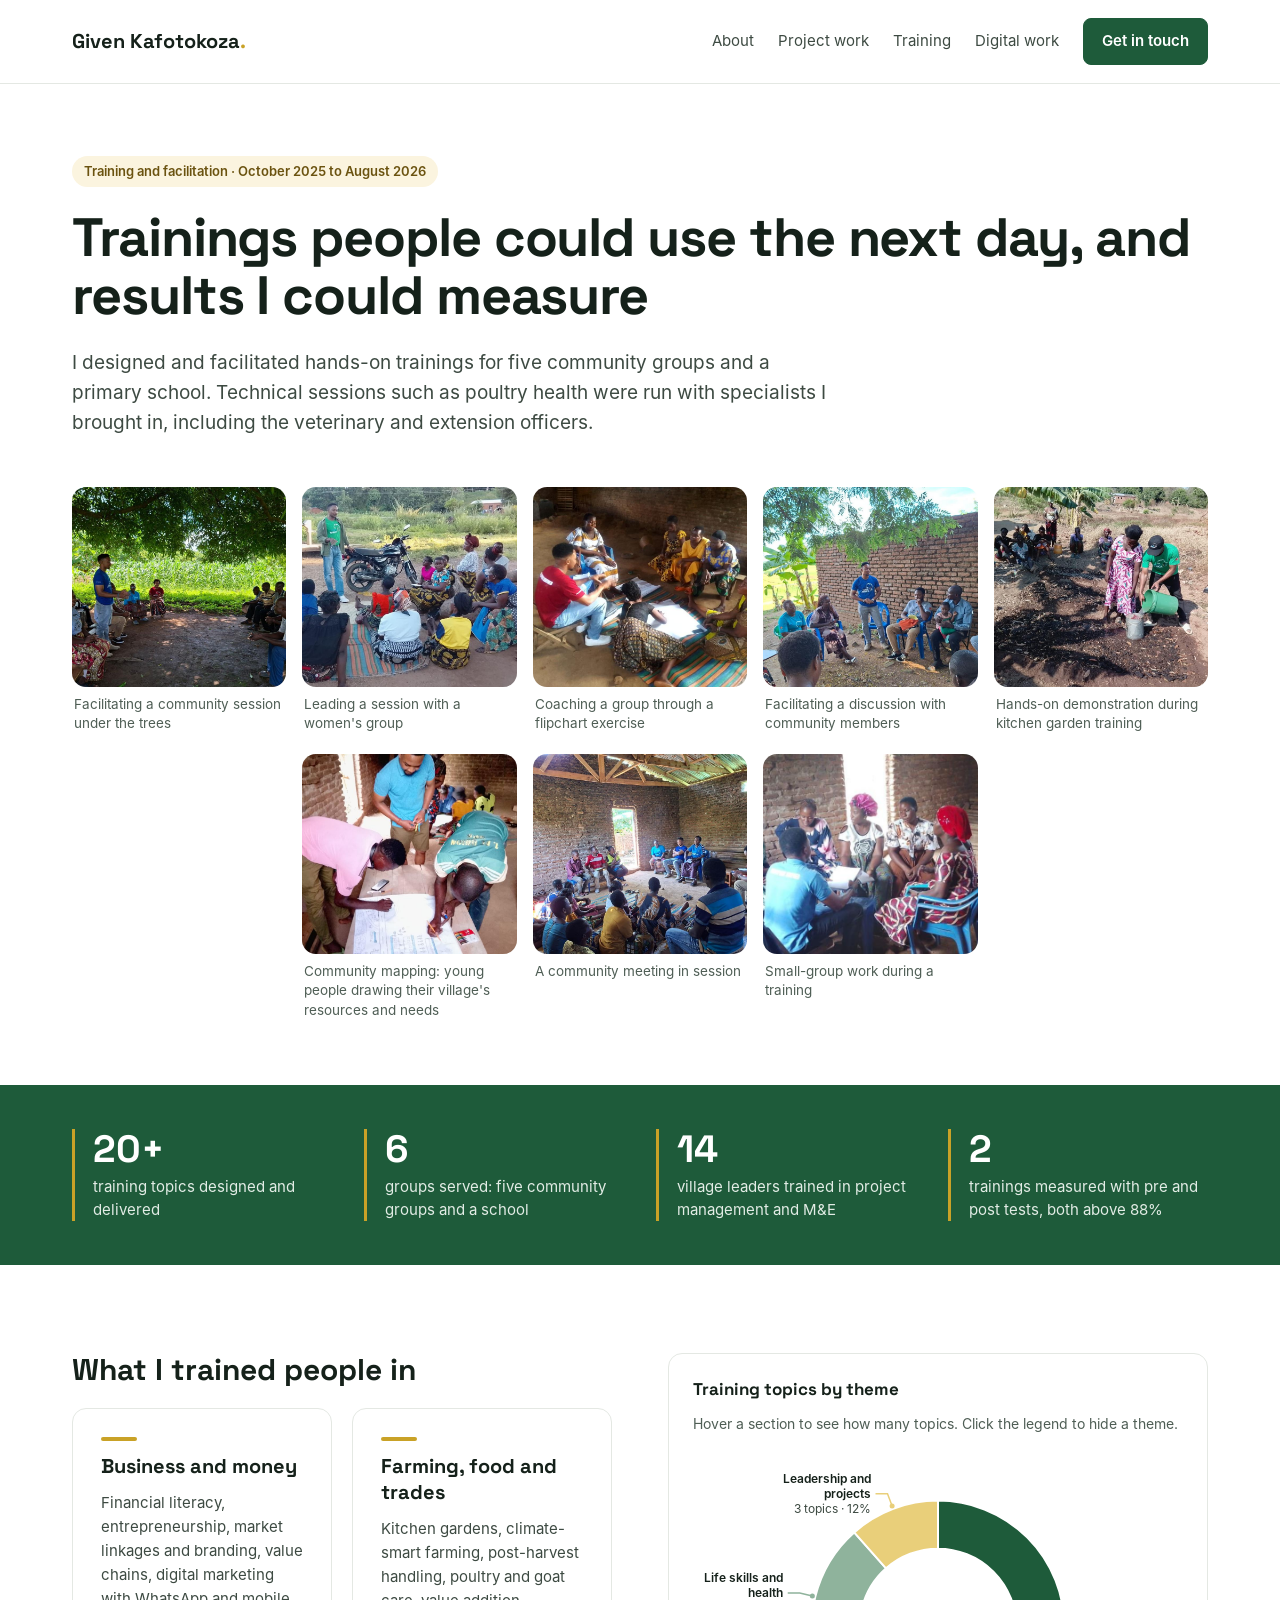
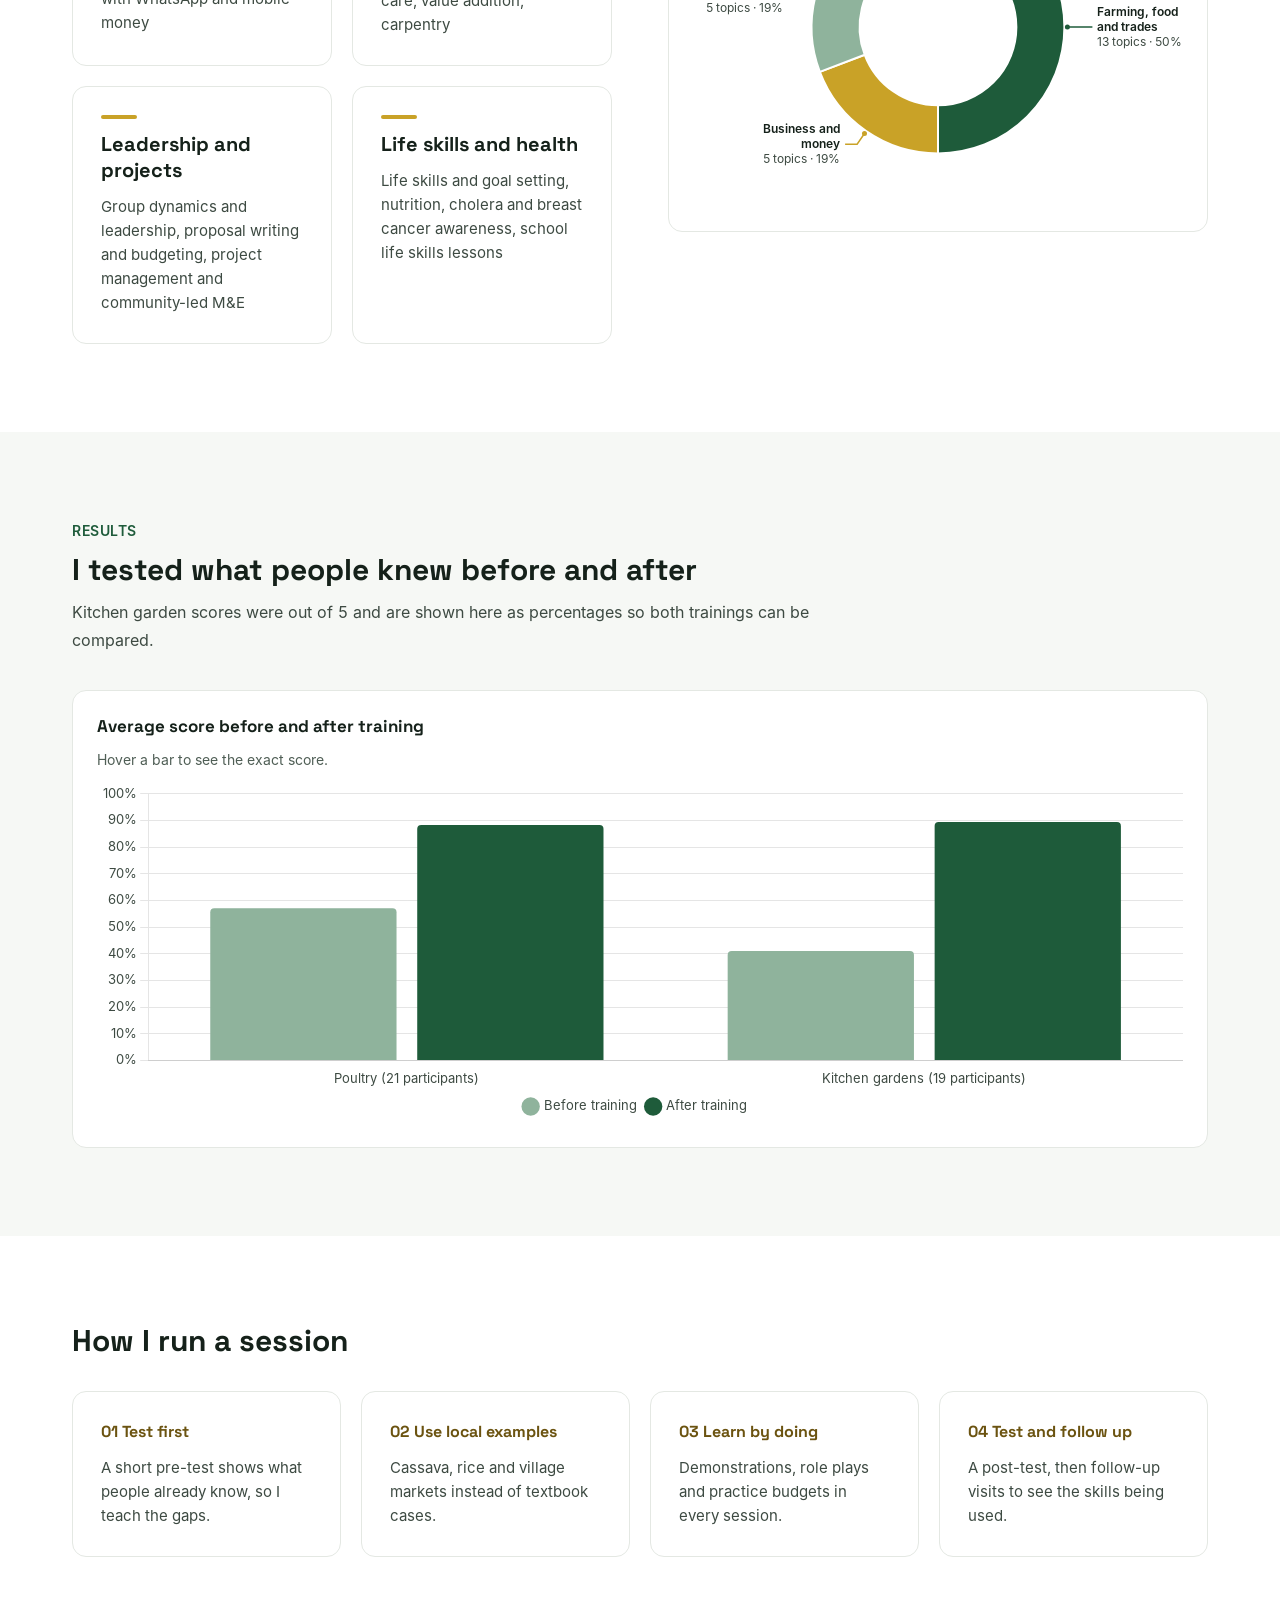
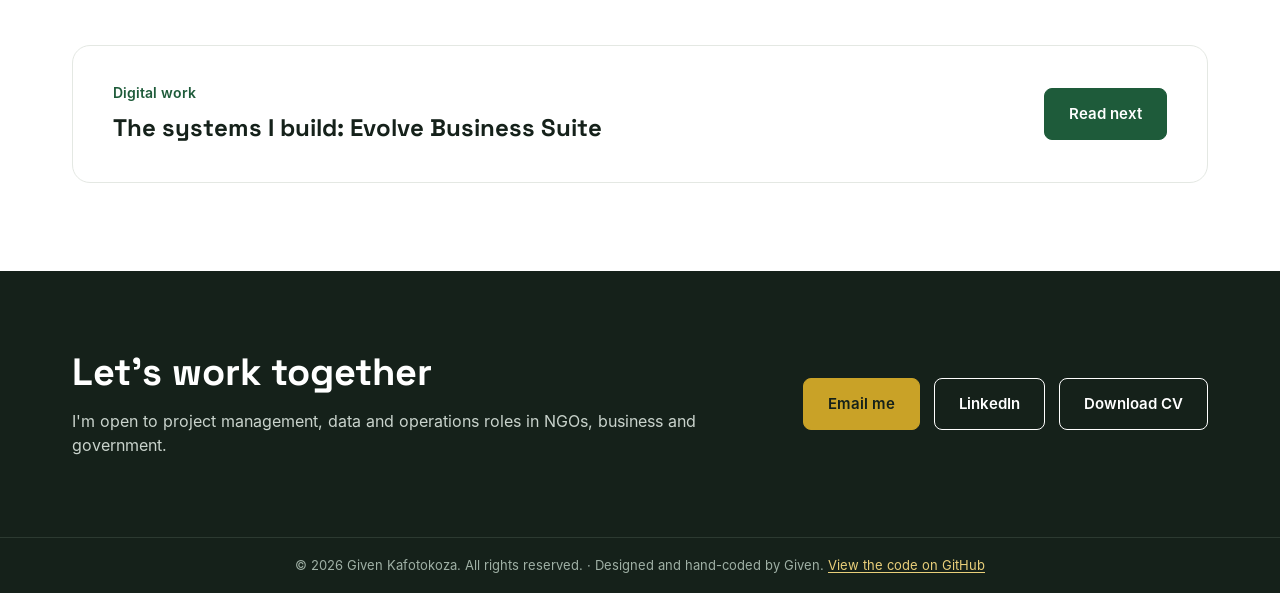
<file: training.html>
<!DOCTYPE html>
<html lang="en">
<head>
  <meta charset="UTF-8">
  <link rel="icon" href="favicon.svg" type="image/svg+xml">
  <meta name="viewport" content="width=device-width, initial-scale=1.0">
  <title>Training and facilitation | Given Kafotokoza</title>
  <meta name="description" content="Training and facilitation by Given Kafotokoza: 20+ topics for community groups and leaders in Malawi, with knowledge gains measured before and after.">
  <meta name="author" content="Given Kafotokoza">
  <meta property="og:type" content="article">
  <meta property="og:title" content="Training and facilitation | Given Kafotokoza">
  <meta property="og:description" content="Training and facilitation by Given Kafotokoza: 20+ topics for community groups and leaders in Malawi, with knowledge gains measured before and after.">
  <meta name="twitter:card" content="summary_large_image">
  <link rel="canonical" href="https://kafotokozagiven-svg.github.io/training">
  <meta property="og:url" content="https://kafotokozagiven-svg.github.io/training">
  <meta property="og:image" content="https://kafotokozagiven-svg.github.io/images/training-1.jpg">
  <link rel="stylesheet" href="styles.css">
</head>
<body>

<header class="site-header">
  <nav class="container nav">
    <a href="/" class="brand">Given Kafotokoza<span>.</span></a>
    <button class="nav-toggle" aria-label="Open menu" aria-expanded="false"><span></span><span></span><span></span></button>
    <div class="nav-links">
      <a href="/about">About</a>
      <a href="/#work">Project work</a>
      <a href="/training">Training</a>
      <a href="/#digital">Digital work</a>
      <a href="#contact" class="btn">Get in touch</a>
    </div>
  </nav>
</header>

<main>

  <section class="container" style="padding-top: 72px; padding-bottom: 48px;">
    <div class="stack" style="gap: 22px;">
      <span class="tag">Training and facilitation · October 2025 to August 2026</span>
      <h1>Trainings people could use the next day, and results I could measure</h1>
      <p class="lead">I designed and facilitated hands-on trainings for five community groups and a primary school. Technical sessions such as poultry health were run with specialists I brought in, including the veterinary and extension officers.</p>
    </div>
  </section>

  <section class="container" style="padding-bottom: 64px;">
    <div class="photos">
      <figure class="photo"><img loading="lazy" src="images/training-1.jpg" alt="Facilitating a community session under the trees" onerror="this.remove()"><figcaption>Facilitating a community session under the trees</figcaption></figure>
      <figure class="photo"><img loading="lazy" src="images/training-5.jpg" alt="Leading a session with a women's group" onerror="this.remove()"><figcaption>Leading a session with a women's group</figcaption></figure>
      <figure class="photo"><img loading="lazy" src="images/training-6.jpg" alt="Coaching a group through a flipchart exercise" onerror="this.remove()"><figcaption>Coaching a group through a flipchart exercise</figcaption></figure>
      <figure class="photo"><img loading="lazy" src="images/training-7.jpg" alt="Facilitating a discussion with community members" onerror="this.remove()"><figcaption>Facilitating a discussion with community members</figcaption></figure>
      <figure class="photo"><img loading="lazy" src="images/training-2.jpg" alt="Hands-on demonstration during kitchen garden training" onerror="this.remove()"><figcaption>Hands-on demonstration during kitchen garden training</figcaption></figure>
      <figure class="photo"><img loading="lazy" src="images/training-3.jpg" alt="Community mapping: young people drawing their village's resources and needs" onerror="this.remove()"><figcaption>Community mapping: young people drawing their village's resources and needs</figcaption></figure>
      <figure class="photo"><img loading="lazy" src="images/training-8.jpg" alt="A community meeting in session" onerror="this.remove()"><figcaption>A community meeting in session</figcaption></figure>
      <figure class="photo"><img loading="lazy" src="images/training-4.jpg" alt="Small-group work during a training" onerror="this.remove()"><figcaption>Small-group work during a training</figcaption></figure>
    </div>
  </section>

  <section class="stats">
    <div class="container stats-grid">
      <div class="stat"><span class="num">20+</span><span>training topics designed and delivered</span></div>
      <div class="stat"><span class="num">6</span><span>groups served: five community groups and a school</span></div>
      <div class="stat"><span class="num">14</span><span>village leaders trained in project management and M&amp;E</span></div>
      <div class="stat"><span class="num">2</span><span>trainings measured with pre and post tests, both above 88%</span></div>
    </div>
  </section>

  <section class="container section">
    <div class="split" style="align-items: flex-start;">
      <div class="half">
        <h2 style="font-size: 30px;">What I trained people in</h2>
        <div class="grid" style="grid-template-columns: repeat(auto-fit, minmax(220px, 1fr));">
          <div class="card"><span class="bar-mark"></span><h3>Business and money</h3><p>Financial literacy, entrepreneurship, market linkages and branding, value chains, digital marketing with WhatsApp and mobile money</p></div>
          <div class="card"><span class="bar-mark"></span><h3>Farming, food and trades</h3><p>Kitchen gardens, climate-smart farming, post-harvest handling, poultry and goat care, value addition, carpentry</p></div>
          <div class="card"><span class="bar-mark"></span><h3>Leadership and projects</h3><p>Group dynamics and leadership, proposal writing and budgeting, project management and community-led M&amp;E</p></div>
          <div class="card"><span class="bar-mark"></span><h3>Life skills and health</h3><p>Life skills and goal setting, nutrition, cholera and breast cancer awareness, school life skills lessons</p></div>
        </div>
      </div>
      <div class="half">
        <div class="chart-card">
          <h3>Training topics by theme</h3>
          <p class="small">Hover a section to see how many topics. Click the legend to hide a theme.</p>
          <div class="chart-box" style="height: 360px;"><canvas id="trainingThemes" role="img" aria-label="Doughnut chart of training topics by theme"></canvas></div>
        </div>
      </div>
    </div>
  </section>

  <section class="tint">
    <div class="container section">
      <div class="head">
        <p class="eyebrow">Results</p>
        <h2 style="font-size: 30px;">I tested what people knew before and after</h2>
        <p class="body">Kitchen garden scores were out of 5 and are shown here as percentages so both trainings can be compared.</p>
      </div>
      <div class="chart-card">
        <h3>Average score before and after training</h3>
        <p class="small">Hover a bar to see the exact score.</p>
        <div class="chart-box" style="height: 340px;"><canvas id="trainingScores" role="img" aria-label="Bar chart comparing before and after scores for two trainings"></canvas></div>
      </div>
    </div>
  </section>

  <section class="container section">
    <h2 style="font-size: 30px; margin-bottom: 32px;">How I run a session</h2>
    <div class="grid">
      <div class="card"><span class="step-no">01 Test first</span><p>A short pre-test shows what people already know, so I teach the gaps.</p></div>
      <div class="card"><span class="step-no">02 Use local examples</span><p>Cassava, rice and village markets instead of textbook cases.</p></div>
      <div class="card"><span class="step-no">03 Learn by doing</span><p>Demonstrations, role plays and practice budgets in every session.</p></div>
      <div class="card"><span class="step-no">04 Test and follow up</span><p>A post-test, then follow-up visits to see the skills being used.</p></div>
    </div>
  </section>

  <section class="container" style="padding-bottom: 88px;">
    <div class="next">
      <div class="stack" style="gap: 6px;"><span class="small" style="font-weight: 600; color: var(--green);">Digital work</span><strong>The systems I build: Evolve Business Suite</strong></div>
      <a href="/evolve-ebs" class="btn">Read next</a>
    </div>
  </section>

</main>

<footer id="contact" class="footer">
  <div class="container inner">
    <div class="stack" style="flex: 1 1 520px; min-width: 0; gap: 14px;">
      <h2 style="font-size: 38px;">Let's work together</h2>
      <p>I'm open to project management, data and operations roles in NGOs, business and government.</p>
    </div>
    <div class="btn-row">
      <a href="mailto:kafotokozagiven@gmail.com" class="btn btn-gold">Email me</a>
      <a href="https://www.linkedin.com/in/given-kafotokoza" class="btn btn-outline" target="_blank" rel="noopener">LinkedIn</a>
      <a href="cv.pdf" class="btn btn-outline" target="_blank" rel="noopener">Download CV</a>
    </div>
  </div>
  <p class="copy">© 2026 Given Kafotokoza. All rights reserved. · Designed and hand-coded by Given. <a href="https://github.com/kafotokozagiven-svg/kafotokozagiven-svg.github.io" target="_blank" rel="noopener">View the code on GitHub</a></p>
</footer>

<script src="/vendor/chart.umd.min.js"></script>
<script src="charts.js"></script>
  <script src="lightbox.js"></script>
<script src="nav.js"></script>
<script data-goatcounter="https://givenkafotokoza.goatcounter.com/count" async src="https://gc.zgo.at/count.js"></script>
</body>
</html>
</file>
<file: styles.css>
/* ===== Given Kafotokoza portfolio: shared styles ===== */
/* Fonts are hosted on this site (no outside requests). Licence: /fonts/OFL.txt */
@font-face { font-family: 'Inter'; font-style: normal; font-weight: 400; font-display: swap; src: url('/fonts/inter-400.woff') format('woff'); }
@font-face { font-family: 'Inter'; font-style: normal; font-weight: 500; font-display: swap; src: url('/fonts/inter-500.woff') format('woff'); }
@font-face { font-family: 'Inter'; font-style: normal; font-weight: 600; font-display: swap; src: url('/fonts/inter-600.woff') format('woff'); }
@font-face { font-family: 'Space Grotesk'; font-style: normal; font-weight: 500; font-display: swap; src: url('/fonts/space-grotesk-500.woff') format('woff'); }
@font-face { font-family: 'Space Grotesk'; font-style: normal; font-weight: 600; font-display: swap; src: url('/fonts/space-grotesk-600.woff') format('woff'); }
@font-face { font-family: 'Space Grotesk'; font-style: normal; font-weight: 700; font-display: swap; src: url('/fonts/space-grotesk-700.woff') format('woff'); }

:root {
  --green: #1E5B3A;
  --green-dark: #123D27;
  --gold: #C9A227;
  --gold-soft: #FBF4DF;
  --gold-text: #6B5310;
  --ink: #15211A;
  --text: #3D4A42;
  --muted: #4F5E55;
  --line: #E4E8E3;
  --tint: #F6F8F5;
  --tint-2: #EEF2EE;
}

* { box-sizing: border-box; }
html { scroll-behavior: smooth; }
body { margin: 0; font-family: Inter, system-ui, sans-serif; color: var(--ink); background: #fff; line-height: 1.5; }
img { max-width: 100%; display: block; }
a { color: var(--green); }
a:hover { color: var(--green-dark); }
h1, h2, h3, .brand, .num { font-family: 'Space Grotesk', sans-serif; }

.container { max-width: 1200px; margin: 0 auto; padding-left: 32px; padding-right: 32px; }
.section { padding-top: 88px; padding-bottom: 88px; }
.tint { background: var(--tint); }

/* Header */
.site-header { border-bottom: 1px solid var(--line); background: #fff; position: sticky; top: 0; z-index: 10; }
.nav { display: flex; flex-wrap: wrap; align-items: center; justify-content: space-between; gap: 16px; padding-top: 18px; padding-bottom: 18px; }
.brand { font-weight: 700; font-size: 20px; color: var(--ink); text-decoration: none; }
.brand span { color: var(--gold); }
.nav-links { display: flex; flex-wrap: wrap; align-items: center; gap: 24px; font-size: 15px; }
.nav-links a { color: var(--text); text-decoration: none; }
.nav-links a:hover { color: var(--green); }

/* Buttons */
.btn { display: inline-block; background: var(--green); color: #fff; text-decoration: none; padding: 14px 24px; border-radius: 8px; font-weight: 600; font-size: 15px; border: 1.5px solid var(--green); }
.btn:hover { background: var(--green-dark); color: #fff; }
.btn-outline { background: #fff; color: var(--green); }
.btn-outline:hover { background: var(--tint-2); color: var(--green); }
.btn-gold { background: var(--gold); border-color: var(--gold); color: var(--ink); }
.btn-gold:hover { background: #b38f1f; color: var(--ink); }
.nav-links .btn { color: #fff; padding: 11px 18px; }
.btn-row { display: flex; flex-wrap: wrap; gap: 14px; }

/* Text */
.eyebrow { margin: 0; display: inline-flex; align-items: center; gap: 10px; font-size: 14px; font-weight: 600; color: var(--green); letter-spacing: 0.04em; text-transform: uppercase; }
.eyebrow.line::before { content: ""; width: 28px; height: 3px; background: var(--gold); display: inline-block; }
h1 { margin: 0; font-weight: 700; font-size: 54px; line-height: 1.08; letter-spacing: -0.02em; }
h2 { margin: 0; font-size: 36px; line-height: 1.15; }
h3 { margin: 0; font-size: 20px; line-height: 1.3; }
p { margin: 0; }
.lead { font-size: 19px; line-height: 1.6; color: var(--text); max-width: 760px; }
.body { font-size: 16px; line-height: 1.7; color: var(--text); }
.small { font-size: 14px; color: var(--muted); line-height: 1.6; }
.stack { display: flex; flex-direction: column; gap: 18px; }
.head { display: flex; flex-direction: column; gap: 12px; max-width: 760px; margin-bottom: 36px; }
.tag { align-self: flex-start; display: inline-block; background: var(--gold-soft); color: var(--gold-text); font-size: 13px; font-weight: 600; padding: 6px 12px; border-radius: 999px; }

/* Hero */
.hero { display: flex; flex-wrap: wrap; gap: 56px; align-items: center; padding-top: 80px; padding-bottom: 72px; }
.hero-text { flex: 999 1 540px; min-width: 0; display: flex; flex-direction: column; gap: 22px; }
.hero-photo { flex: 1 1 320px; min-width: 0; position: relative; }
.hero-badge { position: absolute; left: -16px; bottom: 28px; background: #fff; border: 1px solid var(--line); border-radius: 12px; padding: 14px 18px; }
.hero-badge span { display: block; font-size: 13px; color: var(--muted); }
.hero-badge strong { font-size: 15px; }

/* Photos: a grey box with a caption shows until the real image is added */
.photo { position: relative; margin: 0; background: var(--tint-2); border-radius: 16px; overflow: hidden; display: flex; align-items: center; justify-content: center; text-align: center; min-height: 260px; }
.photo figcaption { padding: 16px; color: var(--muted); font-size: 15px; }
.photo img { position: absolute; inset: 0; width: 100%; height: 100%; object-fit: cover; }
.photo.tall { aspect-ratio: 4 / 5; min-height: 0; }
.photos { display: grid; grid-template-columns: repeat(auto-fill, minmax(200px, 1fr)); gap: 20px 16px; }
.photos .photo { display: block; height: auto; min-height: 0; background: none; border-radius: 0; overflow: visible; text-align: left; }
.photos .photo img { position: static; display: block; width: 100%; height: 200px; object-fit: cover; border-radius: 14px; }
.photos .photo:not(:has(img))::before { content: ""; display: block; height: 200px; border-radius: 14px; background: var(--tint-2); }
.photos .photo figcaption { padding: 8px 2px 0; font-size: 13.5px; line-height: 1.45; color: var(--muted); }

/* Stats band */
.stats { background: var(--green); color: #fff; }
.stats-grid { display: grid; grid-template-columns: repeat(auto-fit, minmax(220px, 1fr)); gap: 32px; padding-top: 44px; padding-bottom: 44px; }
.stat { border-left: 3px solid var(--gold); padding-left: 18px; display: flex; flex-direction: column; gap: 6px; }
.stat .num { font-size: 38px; font-weight: 700; line-height: 1.1; }
.stat span:last-child { font-size: 15px; color: #E2ECE5; line-height: 1.5; }

/* Cards and grids */
.grid { display: grid; grid-template-columns: repeat(auto-fit, minmax(250px, 1fr)); gap: 20px; }
.grid-2 { display: grid; grid-template-columns: repeat(auto-fit, minmax(320px, 1fr)); gap: 20px; }
.card { border: 1px solid var(--line); border-radius: 14px; padding: 28px; display: flex; flex-direction: column; gap: 12px; background: #fff; }
.card .bar-mark { width: 36px; height: 4px; background: var(--gold); border-radius: 2px; }
.card p { font-size: 15px; line-height: 1.6; color: var(--text); }
.step-no { font-family: 'Space Grotesk', sans-serif; font-weight: 700; color: var(--gold-text); }

/* Featured project cards */
.case { text-decoration: none; color: var(--ink); border: 1px solid var(--line); border-radius: 18px; overflow: hidden; display: flex; flex-wrap: wrap; margin-bottom: 20px; transition: box-shadow .2s, transform .2s; }
.case:hover { color: var(--ink); box-shadow: 0 12px 32px rgba(21,33,26,.08); transform: translateY(-2px); }
.case .photo { flex: 2 1 320px; min-width: 0; min-height: 240px; max-height: 340px; border-radius: 0; }
.case-body { flex: 3 1 420px; min-width: 0; padding: 28px 32px; display: flex; flex-direction: column; gap: 10px; }
.case-body h3 { font-size: 23px; line-height: 1.25; }
.case-body p { font-size: 14.5px; line-height: 1.55; color: var(--text); }
.case-body strong { color: var(--ink); }
.case-link { font-weight: 600; color: var(--green); }

/* Meta row on case studies */
.meta { display: grid; grid-template-columns: repeat(auto-fit, minmax(200px, 1fr)); border-top: 1px solid var(--line); border-bottom: 1px solid var(--line); margin-top: 8px; }
.meta div { padding: 18px 20px 18px 0; display: flex; flex-direction: column; gap: 4px; }
.meta span { font-size: 13px; color: var(--muted); }
.meta strong { font-weight: 600; }

/* Two-column text block */
.split { display: flex; flex-wrap: wrap; gap: 56px; }
.split > .side { flex: 1 1 280px; min-width: 0; }
.split > .main { flex: 999 1 560px; min-width: 0; display: flex; flex-direction: column; gap: 16px; font-size: 17px; line-height: 1.7; color: var(--text); }
.half { flex: 1 1 420px; min-width: 0; display: flex; flex-direction: column; gap: 20px; }

/* Tables */
.table-wrap { overflow-x: auto; background: #fff; border: 1px solid var(--line); border-radius: 14px; margin-bottom: 24px; }
table { width: 100%; min-width: 720px; border-collapse: collapse; font-size: 15px; }
th { background: var(--green); color: #fff; text-align: left; padding: 16px 20px; font-weight: 600; }
td { padding: 16px 20px; border-bottom: 1px solid var(--line); vertical-align: top; }
tr:last-child td { border-bottom: 0; }
td:first-child { font-weight: 600; }
td.why { color: var(--text); }

/* Charts */
.chart-card { background: #fff; border: 1px solid var(--line); border-radius: 14px; padding: 24px; display: flex; flex-direction: column; gap: 12px; }
.chart-card h3 { font-size: 17px; }
.chart-box { position: relative; height: 300px; }

/* Progress bars on the home page */
.bar-row { display: flex; flex-direction: column; gap: 8px; }
.bar-label { display: flex; justify-content: space-between; font-size: 14px; color: var(--muted); }
.bar-label b { color: var(--ink); }
.bar-track { height: 14px; background: var(--tint-2); border-radius: 7px; }
.bar-fill { height: 14px; border-radius: 7px; }

/* Results chain (LogFrame) */
.chain { display: grid; grid-template-columns: repeat(auto-fit, minmax(190px, 1fr)); gap: 14px; counter-reset: chain; }
.chain-step { background: #fff; border-radius: 14px; padding: 22px; display: flex; flex-direction: column; gap: 10px; border-top: 5px solid var(--green); position: relative; }
.chain-step:nth-child(1) { border-top-color: #8FB39C; }
.chain-step:nth-child(2) { border-top-color: #5E8F70; }
.chain-step:nth-child(3) { border-top-color: #3A7553; }
.chain-step:nth-child(4) { border-top-color: var(--green); }
.chain-step:nth-child(5) { border-top-color: var(--gold); }
.chain-label { font-family: 'Space Grotesk', sans-serif; font-weight: 700; font-size: 17px; }
.chain-label::before { counter-increment: chain; content: counter(chain) ". "; color: var(--gold-text); }
.chain-step p { font-size: 14px; line-height: 1.6; color: var(--text); }

/* Quotes */
.quote { border-left: 3px solid var(--gold); padding: 8px 0 8px 22px; display: flex; flex-direction: column; gap: 10px; }
.quote p { font-size: 19px; line-height: 1.6; font-style: italic; color: var(--ink); }
.quote span { font-size: 14px; color: var(--muted); }

/* Panels */
.panel { background: var(--green); color: #fff; border-radius: 20px; padding: 48px; display: flex; flex-wrap: wrap; gap: 28px; align-items: center; justify-content: space-between; }
.panel p { color: #E2ECE5; font-size: 16px; line-height: 1.65; }
.next { border: 1px solid var(--line); border-radius: 18px; padding: 36px 40px; display: flex; flex-wrap: wrap; gap: 24px; align-items: center; justify-content: space-between; }
.next strong { font-family: 'Space Grotesk', sans-serif; font-size: 24px; }

/* Chips and qualifications */
.chips { display: flex; flex-wrap: wrap; gap: 10px; }
.chips span { font-size: 14px; padding: 8px 14px; border-radius: 999px; background: var(--tint-2); }
.qual { display: flex; justify-content: space-between; gap: 16px; padding: 16px 0; border-bottom: 1px solid var(--line); }
.qual span { color: var(--muted); font-size: 15px; text-align: right; }

/* Footer */
.footer { background: var(--ink); color: #fff; }
.footer .inner { display: flex; flex-wrap: wrap; gap: 28px; align-items: center; justify-content: space-between; padding-top: 80px; padding-bottom: 80px; }
.footer p { color: #C9D3CC; }
.footer .copy { text-align: center; padding: 18px; font-size: 13px; color: #9FB0A5; border-top: 1px solid #2C3A31; }
.footer .btn-outline { background: transparent; color: #fff; border-color: #fff; }

/* Phones */
@media (max-width: 640px) {
  .container { padding-left: 20px; padding-right: 20px; }
  .section { padding-top: 60px; padding-bottom: 60px; }
  h1 { font-size: 36px; }
  h2 { font-size: 28px; }
  .lead { font-size: 17px; }
  .case-body, .panel { padding: 22px; }
  .case .photo { max-height: 220px; min-height: 200px; }
  .nav-links { gap: 16px; }
  .hero-badge { left: 12px; }
}

/* Screenshot galleries (systems and websites): bigger, full-width, no cropping */
.photos.shots { grid-template-columns: repeat(4, minmax(0, 1fr)); gap: 20px 16px; }
@media (max-width: 900px) { .photos.shots { grid-template-columns: repeat(2, minmax(0, 1fr)); } }
.photos.shots .photo img { height: auto; aspect-ratio: 16 / 10; object-fit: cover; object-position: top left; border: 1px solid var(--line); }
.photos.shots .photo:not(:has(img))::before { height: auto; aspect-ratio: 16 / 10; }
@media (max-width: 640px) { .photos.shots { grid-template-columns: 1fr; } }

/* Click-to-enlarge photos */
.photos .photo img { cursor: zoom-in; transition: transform .2s ease, box-shadow .2s ease; }
.photos .photo img:hover { transform: translateY(-2px); box-shadow: 0 8px 24px rgba(21,33,26,.18); }
.lightbox { position: fixed; inset: 0; z-index: 100; background: rgba(10,16,12,.92); display: flex; align-items: center; justify-content: center; padding: 24px 72px; }
.lightbox[hidden] { display: none; }
.lightbox figure { margin: 0; max-width: 100%; max-height: 100%; display: flex; flex-direction: column; align-items: center; gap: 12px; }
.lightbox img { max-width: 100%; max-height: calc(100vh - 110px); object-fit: contain; border-radius: 10px; }
.lightbox figcaption { color: #E9E9E2; font-size: 15px; text-align: center; max-width: 760px; }
.lightbox button { position: absolute; background: rgba(255,255,255,.12); color: #fff; border: 0; width: 48px; height: 48px; border-radius: 50%; font-size: 30px; line-height: 1; cursor: pointer; }
.lightbox button:hover { background: rgba(255,255,255,.25); }
.lb-close { top: 18px; right: 18px; }
.lb-prev { left: 14px; top: 50%; transform: translateY(-50%); }
.lb-next { right: 14px; top: 50%; transform: translateY(-50%); }
@media (max-width: 640px) { .lightbox { padding: 16px; } .lb-prev, .lb-next { top: auto; bottom: 18px; transform: none; } }

/* Photo rows: keep each photo the same size and centre the row */
.photos:not(.shots) { display: flex; flex-wrap: wrap; justify-content: center; gap: 20px 16px; }
.photos:not(.shots) .photo { flex: 0 0 calc((100% - 64px) / 5); }
@media (max-width: 1000px) { .photos:not(.shots) .photo { flex-basis: calc((100% - 32px) / 3); } }
@media (max-width: 640px) { .photos:not(.shots) .photo { flex-basis: calc((100% - 16px) / 2); } }

/* About page: work history timeline */
.timeline { position: relative; display: flex; flex-direction: column; gap: 28px; padding-left: 28px; border-left: 2px solid var(--line); max-width: 880px; }
.tl-item { position: relative; display: flex; flex-direction: column; gap: 8px; }
.tl-item::before { content: ""; position: absolute; left: -36px; top: 6px; width: 14px; height: 14px; border-radius: 50%; background: var(--gold); border: 3px solid #fff; box-shadow: 0 0 0 1px var(--line); }
.tl-head { display: flex; flex-wrap: wrap; align-items: baseline; justify-content: space-between; gap: 4px 16px; }
.tl-head h3 { font-size: 19px; }
.tl-head span { font-size: 14px; color: var(--muted); }
.tl-item p { font-size: 16px; line-height: 1.65; color: var(--text); margin: 0; }
.tl-earlier::before { background: var(--light-green, #8FB39C); }
.tl-sub { display: grid; grid-template-columns: 1fr auto; gap: 4px 16px; padding: 14px 0; border-top: 1px solid var(--line); }
.tl-sub span { font-size: 14px; color: var(--muted); }
.tl-sub p { grid-column: 1 / -1; font-size: 15px; }
.sk-title { font-size: 16px; margin: 14px 0 0; }
@media (max-width: 640px) { .timeline { padding-left: 20px; } .tl-item::before { left: -28px; } .tl-sub { grid-template-columns: 1fr; } }

/* Phone menu button */
.nav-toggle { display: none; width: 44px; height: 44px; border: 1px solid var(--line); border-radius: 10px; background: #fff; cursor: pointer; padding: 0; flex-direction: column; align-items: center; justify-content: center; gap: 5px; }
.nav-toggle span { display: block; width: 20px; height: 2px; background: var(--ink); border-radius: 2px; transition: transform .2s ease, opacity .2s ease; }
@media (max-width: 760px) {
  .nav { flex-wrap: wrap; padding-top: 12px; padding-bottom: 12px; }
  .nav-toggle { display: flex; }
  .nav-links { display: none; width: 100%; flex-direction: column; align-items: flex-start; gap: 4px; padding: 8px 0 6px; }
  .nav-links a { padding: 10px 0; font-size: 16px; width: 100%; }
  .nav-links .btn { width: auto; margin-top: 6px; padding: 11px 18px; }
  .nav.open .nav-links { display: flex; }
  .nav.open .nav-toggle span:nth-child(1) { transform: translateY(7px) rotate(45deg); }
  .nav.open .nav-toggle span:nth-child(2) { opacity: 0; }
  .nav.open .nav-toggle span:nth-child(3) { transform: translateY(-7px) rotate(-45deg); }
}

/* Home page About heading row */
.about-head { display: flex; align-items: baseline; justify-content: space-between; gap: 16px; flex-wrap: wrap; }

/* About page: skill cards and qualifications */
.skill-grid { display: grid; grid-template-columns: repeat(3, minmax(0, 1fr)); gap: 20px; }
@media (max-width: 960px) { .skill-grid { grid-template-columns: repeat(2, minmax(0, 1fr)); } }
@media (max-width: 640px) { .skill-grid { grid-template-columns: 1fr; } }
.skill-card { background: #fff; border: 1px solid var(--line); border-radius: 16px; padding: 24px 24px 20px; display: flex; flex-direction: column; gap: 12px; }
.skill-card h3 { font-size: 19px; color: var(--green); }
.skill-card ul { margin: 0; padding-left: 18px; display: flex; flex-direction: column; gap: 6px; font-size: 15px; color: var(--text); flex: 1; }
.skill-card li::marker { color: var(--green); }
.skill-card .used { margin: 4px 0 0; padding-top: 12px; border-top: 1px solid var(--line); font-size: 13.5px; line-height: 1.5; color: var(--muted); }
.skill-card .used a { color: var(--green); }
.edu-grid { display: grid; grid-template-columns: repeat(2, minmax(0, 1fr)); gap: 20px; }
@media (max-width: 640px) { .edu-grid { grid-template-columns: 1fr; } }
.edu-card { background: #fff; border: 1px solid var(--line); border-radius: 16px; padding: 26px; display: flex; flex-direction: column; gap: 8px; }
.edu-card h3 { font-size: 21px; }
.edu-card p { margin: 0; color: var(--text); font-size: 15.5px; }
.edu-when { font-size: 13px; font-weight: 600; color: var(--green); text-transform: uppercase; letter-spacing: 0.04em; }
.cert-title { font-size: 18px; margin: 36px 0 8px; }
.cert-list { display: grid; grid-template-columns: repeat(2, minmax(0, 1fr)); gap: 0 32px; }
@media (max-width: 640px) { .cert-list { grid-template-columns: 1fr; } }
.cert { display: flex; gap: 18px; padding: 16px 0; border-bottom: 1px solid var(--line); }
.cert > span { flex: 0 0 48px; font-weight: 700; color: var(--green); font-size: 15px; }
.cert strong { font-size: 15.5px; }
.cert p { margin: 2px 0 0; font-size: 14px; color: var(--muted); }

@media (max-width: 760px) { .split { gap: 16px; } }

/* Phones: calmer text sizes */
@media (max-width: 640px) {
  h2 { font-size: 24px !important; }
  .split > .main { font-size: 16px; line-height: 1.6; }
  .body, .tl-item p { font-size: 16px; line-height: 1.6; }
  .stat .num { font-size: 32px; }
}

/* Phones: round headshot above the name */
@media (max-width: 640px) {
  .hero { gap: 20px; padding-top: 36px; }
  .hero-photo { order: -1; flex: 0 0 auto; }
  .hero-photo .photo.tall { width: 140px; height: 140px; aspect-ratio: 1 / 1; border-radius: 50%; }
  .hero-photo .photo img { object-position: center 20%; }
}

/* Tablets: balanced rows and a sensible photo size */
@media (min-width: 641px) and (max-width: 1100px) {
  .stats-grid, .meta, .grid:has(> :nth-child(4):last-child) { grid-template-columns: repeat(2, minmax(0, 1fr)) !important; }
  .grid:has(> :nth-child(5):last-child) { grid-template-columns: repeat(3, minmax(0, 1fr)) !important; }
}
@media (min-width: 641px) and (max-width: 960px) {
  .hero-photo { flex: 0 0 auto; width: 320px; margin: 0 auto; }
}

/* SDG tags */
.sdgs { display: flex; flex-wrap: wrap; align-items: center; gap: 8px; margin-top: 16px; }
.sdg-label { width: 100%; font-size: 13px; color: var(--muted); margin-bottom: 2px; }
.sdg { display: inline-flex; align-items: center; gap: 6px; font-size: 13px; font-weight: 600; color: var(--green); background: #EEF4F0; border: 1px solid #CFE0D5; border-radius: 999px; padding: 5px 12px; line-height: 1.3; }
.sdg::before { content: ""; width: 7px; height: 7px; border-radius: 50%; background: var(--gold, #C9A227); flex: none; }
.sdgs-card { margin-top: 2px; gap: 6px; }
.sdgs-card .sdg { font-size: 12px; padding: 3px 10px; }

/* Subtle motion (switched off for people who ask for reduced motion) */
@media (prefers-reduced-motion: no-preference) {
  .hero-photo .photo { animation: photoIn .7s ease-out both; }
  @keyframes photoIn { from { opacity: 0; transform: scale(.96); } to { opacity: 1; transform: scale(1); } }
  .reveal-on .reveal { opacity: 0; transform: translateY(14px); transition: opacity .6s ease-out, transform .6s ease-out; }
  .reveal-on .reveal.in { opacity: 1; transform: none; }
}
.footer .copy a { color: #E9CF7A; text-decoration: underline; text-underline-offset: 2px; }
.footer .copy a:hover { color: #fff; }
</file>
